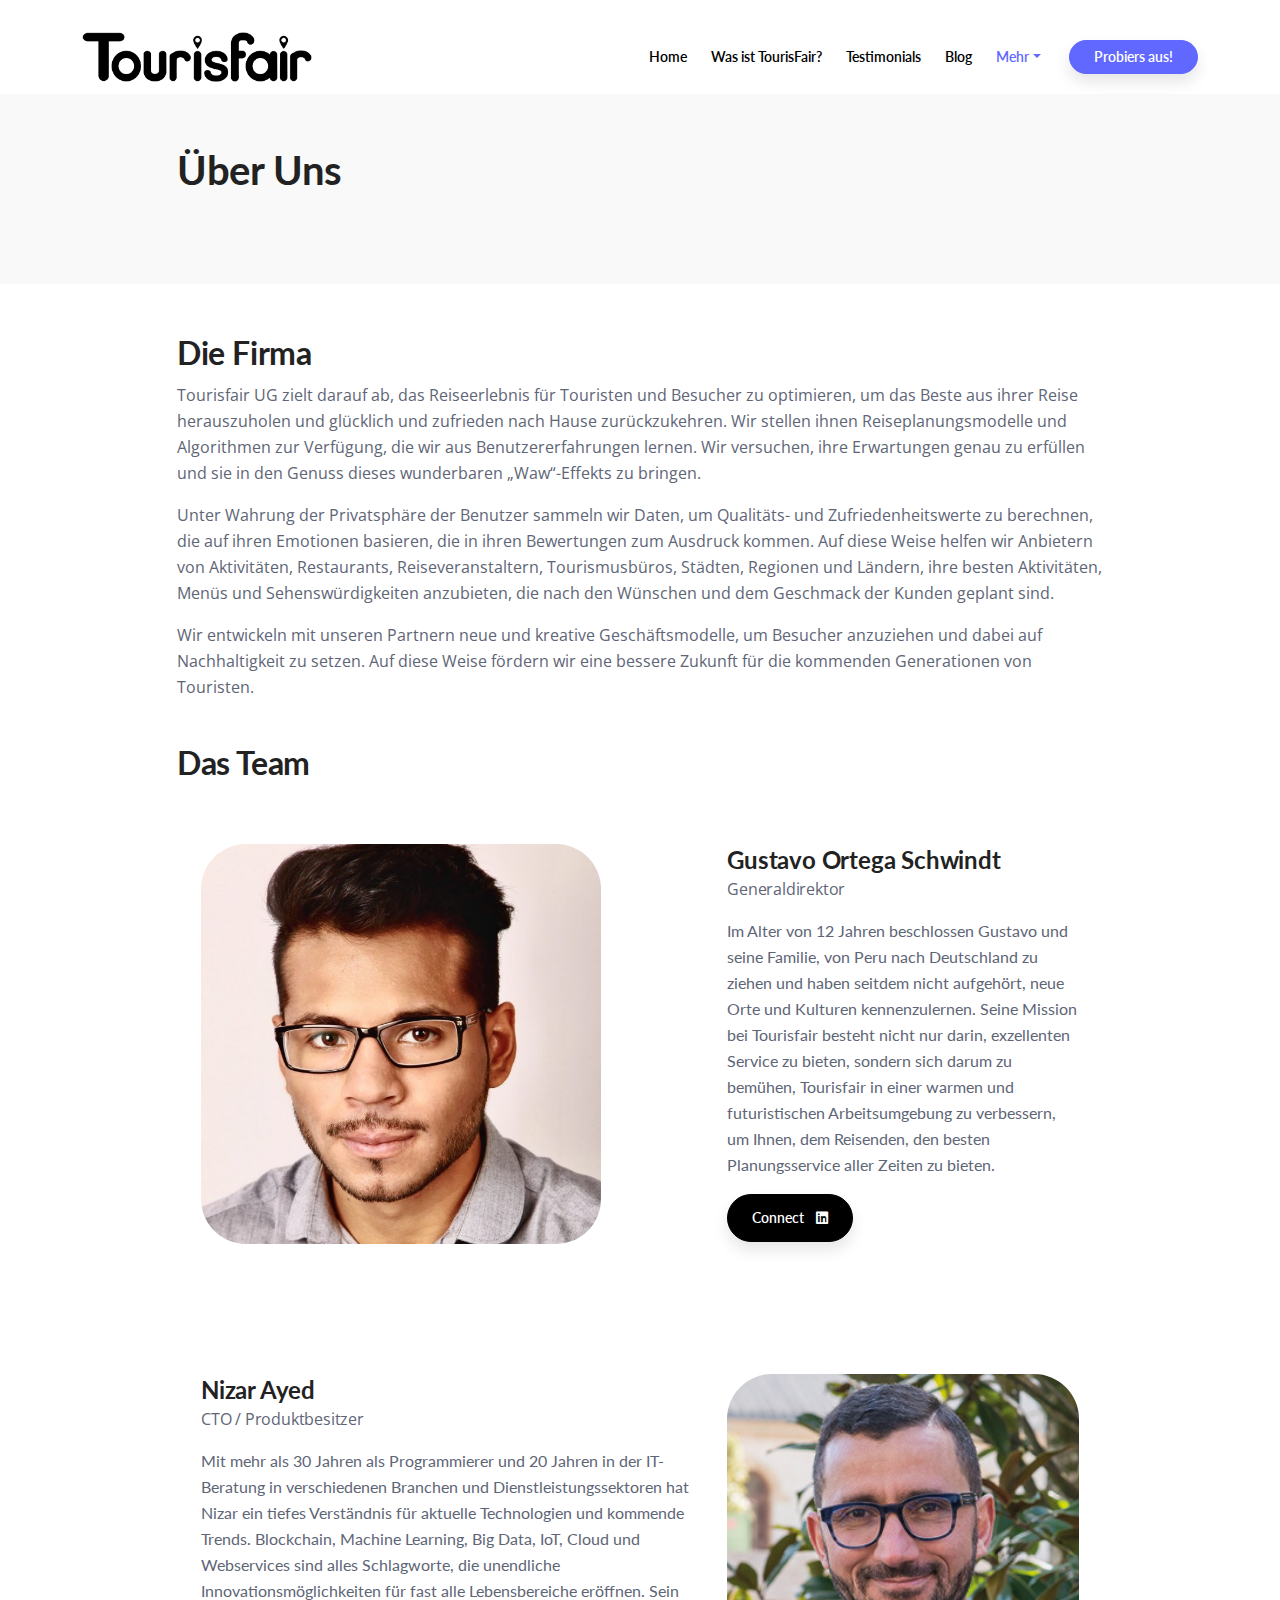
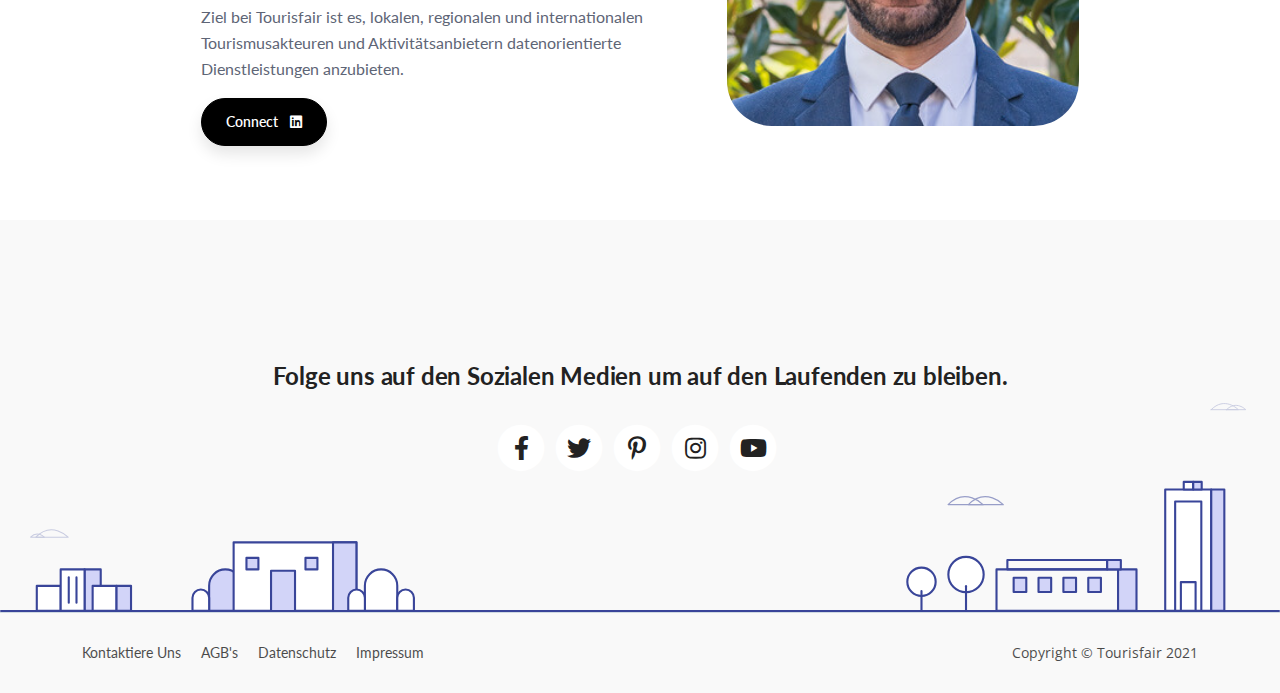
<file: landingpage/web/about-us.html>
<!DOCTYPE html>
<html lang="en">
	<head>
		<meta charset="utf-8" />
		<meta
			name="viewport"
			content="width=device-width, initial-scale=1, shrink-to-fit=no"
		/>

		<!-- SEO Meta Tags -->
		<meta name="description" content="Your description" />
		<meta name="author" content="Your name" />

		<!-- OG Meta Tags to improve the way the post looks when you share the page on Facebook, Twitter, LinkedIn -->
		<meta property="og:site_name" content="Tourisfair" />
		<!-- website name -->
		<meta property="og:site" content="https://tourisfair.de" />
		<!-- website link -->
		<meta property="og:title" content="About us" />
		<!-- title shown in the actual shared post -->
		<meta property="og:description" content="The founding team of Tourisfair" />
		<!-- description shown in the actual shared post -->
		<meta property="og:image" content="" />
		<!-- image link, make sure it's jpg -->
		<meta property="og:url" content="https://tourisfair.de/about-us.html" />
		<!-- where do you want your post to link to -->
		<meta name="twitter:card" content="summary_large_image" />
		<!-- to have large image post format in Twitter -->

		<!-- Webpage Title -->
		<title>Über Uns - TourisFair</title>

		<!-- Styles -->
		<link
			href="https://fonts.googleapis.com/css2?family=Open+Sans:ital,wght@0,400;0,600;0,700;1,400&display=swap"
			rel="stylesheet"
		/>
		<link href="css/bootstrap.min.css" rel="stylesheet" />
		<link href="css/fontawesome-all.min.css" rel="stylesheet" />
		<link href="css/swiper.css" rel="stylesheet" />
		<link href="css/styles.css" rel="stylesheet" />

		<!-- Favicon  -->
		<link rel="icon" href="images/favicon.png" />
    <!-- Global site tag (gtag.js) - Google Analytics -->
    <script async src="https://www.googletagmanager.com/gtag/js?id=G-MR0DBYF0P1"></script>
    <script>
        window.dataLayer = window.dataLayer || [];
        function gtag(){dataLayer.push(arguments);}
        gtag('js', new Date());

        gtag('config', 'G-MR0DBYF0P1');
    </script>
	</head>
	<body>
		<!-- Navigation -->
		<nav
			id="navbarExample"
			class="navbar navbar-expand-lg fixed-top navbar-light"
			aria-label="Main navigation"
		>
			<div class="container">
				<!-- Image Logo -->
				<a class="navbar-brand logo-image" href="/"
					><img src="images/image.png" alt="alternative"
				/></a>

				<!-- Text Logo - Use this if you don't have a graphic logo -->
				<!-- <a class="navbar-brand logo-text" href="index.html">Zinc</a> -->

				<button
					class="navbar-toggler p-0 border-0"
					type="button"
					id="navbarSideCollapse"
					aria-label="Toggle navigation"
				>
					<span class="navbar-toggler-icon"></span>
				</button>

				<div
					class="navbar-collapse offcanvas-collapse"
					id="navbarsExampleDefault"
				>
					<ul class="navbar-nav ms-auto navbar-nav-scroll">
						<li class="nav-item">
							<a class="nav-link" aria-current="page" href="/">Home</a>
						</li>
						<li class="nav-item">
							<a class="nav-link" href="/#details">Was ist TourisFair?</a>
						</li>
						<li class="nav-item">
							<a class="nav-link" href="/#testimonials">Testimonials</a>
						</li>
						<li class="nav-item">
							<a class="nav-link" href="/#projects">Blog</a>
						</li>
						<li class="nav-item dropdown">
							<a
								class="nav-link dropdown-toggle active"
								href="#"
								id="dropdown01"
								data-bs-toggle="dropdown"
								aria-expanded="false"
								>Mehr</a
							>
							<ul class="dropdown-menu" aria-labelledby="dropdown01">
								<li>
									<a
										class="dropdown-item"
										href="about-us.html"
										style="color: black"
										>Über Uns</a
									>
								</li>
								<li><div class="dropdown-divider"></div></li>
								<li>
									<a
										class="dropdown-item"
										href="impressum.html"
										style="color: black"
										>Impressum</a
									>
								</li>
								<li><div class="dropdown-divider"></div></li>
								<li>
									<a
										class="dropdown-item"
										href="terms.html"
										style="color: black"
										>AGB's</a
									>
								</li>
								<li><div class="dropdown-divider"></div></li>
								<li>
									<a
										class="dropdown-item"
										href="privacy.html"
										style="color: black"
										>Datenschutz</a
									>
								</li>
							</ul>
						</li>
					</ul>
					<span class="nav-item">
						<a class="btn-solid-sm shadow-button-purple" href="#contact"
							>Probiers aus!</a
						>
					</span>
				</div>
				<!-- end of navbar-collapse -->
			</div>
			<!-- end of container -->
		</nav>
		<!-- end of navbar -->
		<!-- end of navigation -->

		<!-- Header -->
		<header class="ex-header">
			<div class="container">
				<div class="row">
					<div class="col-xl-10 offset-xl-1">
						<h1>Über Uns</h1>
					</div>
					<!-- end of col -->
				</div>
				<!-- end of row -->
			</div>
			<!-- end of container -->
		</header>
		<!-- end of ex-header -->
		<!-- end of header -->

		<!-- Basic -->
		<div class="ex-basic-1 pt-5 pb-5">
			<div class="container">
				<div class="row">
					<div class="col-xl-10 offset-xl-1">
						<div class="elementor-section-wrap">
							<section class="" data-id="7598004" data-element_type="section">
								<div class="elementor-container -gap-default">
									<div class="elementor-row">
										<div class="" data-id="db902e9" data-element_type="column">
											<div class="-wrap -populated">
												<div class="elementor-widget-wrap">
													<div
														class="
															-35f6213
															elementor-widget elementor-widget-heading
														"
														data-id="35f6213"
														data-element_type="widget"
														data-widget_type="heading.default"
													>
														<div class="elementor-widget-container">
															<h2
																class="
																	elementor-heading-title elementor-size-default
																"
															>
																Die Firma
															</h2>
														</div>
													</div>
												</div>
											</div>
										</div>
									</div>
								</div>
							</section>
							<section class="" data-id="55cb18a" data-element_type="section">
								<div class="elementor-container -gap-default">
									<div class="elementor-row">
										<div
											class="-d347c31"
											data-id="d347c31"
											data-element_type="column"
										>
											<div class="-wrap -populated">
												<div class="elementor-widget-wrap">
													<div
														class="
															-49280b4
															elementor-widget elementor-widget-text-editor
														"
														data-id="49280b4"
														data-element_type="widget"
														data-widget_type="text-editor.default"
													>
														<div class="elementor-widget-container">
															<div
																class="elementor-text-editor elementor-clearfix"
															>
																<p>
																	Tourisfair UG zielt darauf ab, das
																	Reiseerlebnis für Touristen und Besucher zu
																	optimieren, um das Beste aus ihrer Reise
																	herauszuholen und glücklich und zufrieden nach
																	Hause zurückzukehren. Wir stellen ihnen
																	Reiseplanungsmodelle und Algorithmen zur
																	Verfügung, die wir aus Benutzererfahrungen
																	lernen. Wir versuchen, ihre Erwartungen genau
																	zu erfüllen und sie in den Genuss dieses
																	wunderbaren „Waw“-Effekts zu bringen.
																</p>
																<p>
																	Unter Wahrung der Privatsphäre der Benutzer
																	sammeln wir Daten, um Qualitäts- und
																	Zufriedenheitswerte zu berechnen, die auf
																	ihren Emotionen basieren, die in ihren
																	Bewertungen zum Ausdruck kommen. Auf diese
																	Weise helfen wir Anbietern von Aktivitäten,
																	Restaurants, Reiseveranstaltern,
																	Tourismusbüros, Städten, Regionen und Ländern,
																	ihre besten Aktivitäten, Menüs und
																	Sehenswürdigkeiten anzubieten, die nach den
																	Wünschen und dem Geschmack der Kunden geplant
																	sind.
																</p>
																<p>
																	Wir entwickeln mit unseren Partnern neue und
																	kreative Geschäftsmodelle, um Besucher
																	anzuziehen und dabei auf Nachhaltigkeit zu
																	setzen. Auf diese Weise fördern wir eine
																	bessere Zukunft für die kommenden Generationen
																	von Touristen.
																</p>
															</div>
														</div>
													</div>
												</div>
											</div>
										</div>
									</div>
								</div>
							</section>
                            <br>
                            <h2>Das Team</h2>
							<!-- Details 1 -->
                            <br>
                            <br>
							<div
								id=""
								class=""
							>
								<div class="container">
									<div class="row">
										<div class="col-lg-6 col-xl-7">
											<div class="image-container">
												<img
													class="img-fluid"
													src="images/Gustavo_square.jpg"
													alt="alternative"
                                                    style="border-radius: 45px;"
                                                    width="400"
												/>
												<br>
												<br>
											</div>
											<!-- end of image-container -->
										</div>
										<!-- end of col -->
										<div class="col-lg-6 col-xl-5">
											<div class="text-container">
												<h4>
													<span>Gustavo Ortega Schwindt</span><br />
													<p>Generaldirektor</p>
												</h4>
                                                Im Alter von 12 Jahren beschlossen Gustavo und seine Familie, von Peru nach Deutschland zu ziehen und haben seitdem nicht aufgehört, neue Orte und Kulturen kennenzulernen. Seine Mission bei Tourisfair besteht nicht nur darin, exzellenten Service zu bieten, sondern sich darum zu bemühen, Tourisfair in einer warmen und futuristischen Arbeitsumgebung zu verbessern, um Ihnen, dem Reisenden, den besten Planungsservice aller Zeiten zu bieten.
												</p>
                                                <a href="https://www.linkedin.com/in/gustavo-o-835953139/" class="btn-solid-sm shadow-button" >Connect &nbsp;&nbsp; <i class="fab fa-linkedin"></i></a>
											</div>
											<!-- end of text-container -->
										</div>
										<!-- end of col -->
									</div>
									<!-- end of row -->
								</div>
								<!-- end of container -->
							</div>
							<!-- end of basic-1 -->
							<!-- end of details 1 -->
                            <!-- Details 1 -->
                            <br>
                            <br>
                            <br>
                            <br>
							<div
								id=""
								class=""
							>
								<div class="container">
									<div class="row">
										<div class="col-lg-6 col-xl-7">
                                            <div class="">
                                                <h4>
                                                    <span>Nizar Ayed</span><br />
                                                    <p>CTO / Produktbesitzer</p>
                                                </h4>
                                                Mit mehr als 30 Jahren als Programmierer und 20 Jahren in der IT-Beratung in verschiedenen Branchen und Dienstleistungssektoren hat Nizar ein tiefes Verständnis für aktuelle Technologien und kommende Trends. Blockchain, Machine Learning, Big Data, IoT, Cloud und Webservices sind alles Schlagworte, die unendliche Innovationsmöglichkeiten für fast alle Lebensbereiche eröffnen. Sein Ziel bei Tourisfair ist es, lokalen, regionalen und internationalen Tourismusakteuren und Aktivitätsanbietern datenorientierte Dienstleistungen anzubieten.
                                            </p>
                                            <a href="https://www.linkedin.com/in/nizarayed/" class="btn-solid-sm shadow-button" >Connect &nbsp;&nbsp; <i class="fab fa-linkedin"></i></a> <br>
											<br>
                                        </div>
                                    </div>
                                    <!-- end of col -->
                                    <div class="col-lg-6 col-xl-5">
                                            <div class="image-container">
                                                <img
                                                    class="img-fluid"
                                                    src="images/Nizar_AYED.jpg"
                                                    alt="alternative"
                                                    style="border-radius: 45px;"
                                                    width="400"
                                                />
                                            </div>
                                            <!-- end of image-container -->
											<!-- end of text-container -->
										</div>
										<!-- end of col -->
									</div>
									<!-- end of row -->
								</div>
								<!-- end of container -->
							</div>
							<!-- end of basic-1 -->
							<!-- end of details 1 -->
						</div>
					</div>
					<!-- end of col -->
				</div>
				<!-- end of row -->
			</div>
			<!-- end of container -->
		</div>
		<!-- end of ex-basic-1 -->
		<!-- end of basic -->

		<!-- Footer -->
		<div class="footer bg-gray">
			<img
				class="decoration-city"
				src="images/decoration-city.svg"
				alt="alternative"
			/>
			<div class="container">
				<div class="row">
					<div class="col-lg-12">
						<h4>
							Folge uns auf den Sozialen Medien um auf den Laufenden zu bleiben.
						</h4>
						<div class="social-container">
							<span class="fa-stack">
								<a href="#your-link">
									<i class="fas fa-circle fa-stack-2x"></i>
									<i class="fab fa-facebook-f fa-stack-1x"></i>
								</a>
							</span>
							<span class="fa-stack">
								<a href="#your-link">
									<i class="fas fa-circle fa-stack-2x"></i>
									<i class="fab fa-twitter fa-stack-1x"></i>
								</a>
							</span>
							<span class="fa-stack">
								<a href="#your-link">
									<i class="fas fa-circle fa-stack-2x"></i>
									<i class="fab fa-pinterest-p fa-stack-1x"></i>
								</a>
							</span>
							<span class="fa-stack">
								<a href="#your-link">
									<i class="fas fa-circle fa-stack-2x"></i>
									<i class="fab fa-instagram fa-stack-1x"></i>
								</a>
							</span>
							<span class="fa-stack">
								<a href="#your-link">
									<i class="fas fa-circle fa-stack-2x"></i>
									<i class="fab fa-youtube fa-stack-1x"></i>
								</a>
							</span>
						</div>
						<!-- end of social-container -->
					</div>
					<!-- end of col -->
				</div>
				<!-- end of row -->
			</div>
			<!-- end of container -->
		</div>
		<!-- end of footer -->
		<!-- end of footer -->

		<!-- Copyright -->
		<div class="copyright bg-gray">
			<div class="container">
				<div class="row">
					<div class="col-lg-6">
						<ul class="list-unstyled li-space-lg p-small">
							<li>
								<a href="mailto:info@tourisfair.de" style="color: black"
									>Kontaktiere Uns</a
								>
							</li>
							<li><a href="terms.html" style="color: black">AGB's</a></li>
							<li>
								<a href="privacy.html" style="color: black">Datenschutz</a>
							</li>
							<li>
								<a href="impressum.html" style="color: black">Impressum</a>
							</li>
						</ul>
					</div>
					<!-- end of col -->
					<div class="col-lg-6">
						<p class="p-small statement" style="color: black">
							Copyright © <a href="/" style="color: black">Tourisfair 2021</a>
						</p>
					</div>
					<!-- end of col -->
				</div>
				<!-- enf of row -->
			</div>
			<!-- end of container -->
		</div>
		<!-- end of copyright -->
		<!-- end of copyright -->

		<!-- Back To Top Button -->
		<button onclick="topFunction()" id="myBtn">
			<img src="images/up-arrow.png" alt="alternative" />
		</button>
		<!-- end of back to top button -->

		<!-- Scripts -->
		<script src="js/bootstrap.min.js"></script>
		<!-- Bootstrap framework -->
		<script src="js/swiper.min.js"></script>
		<!-- Swiper for image and text sliders -->
		<script src="js/purecounter.min.js"></script>
		<!-- Purecounter counter for statistics numbers -->
		<script src="js/isotope.pkgd.min.js"></script>
		<!-- Isotope for filter -->
		<script src="js/scripts.js"></script>
		<!-- Custom scripts -->
	</body>
</html>
</file>
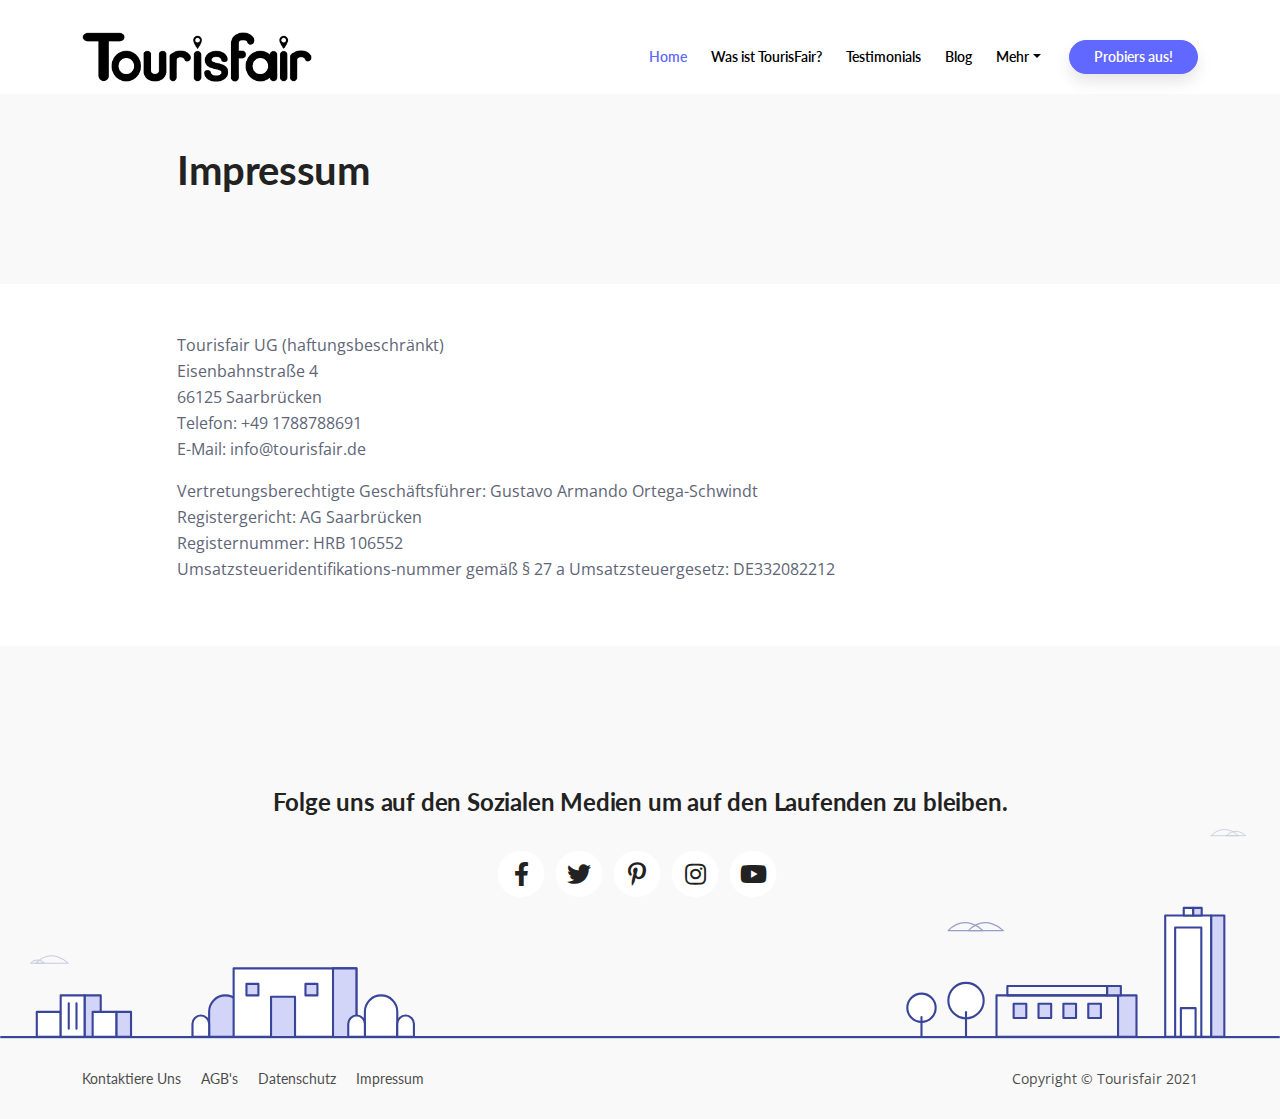
<file: landingpage/web/impressum.html>
<!DOCTYPE html>
<html lang="en">
<head>
    <meta charset="utf-8">
    <meta name="viewport" content="width=device-width, initial-scale=1, shrink-to-fit=no">
    
    <!-- SEO Meta Tags -->
    <meta name="description" content="Your description">
    <meta name="author" content="Your name">

    <!-- OG Meta Tags to improve the way the post looks when you share the page on Facebook, Twitter, LinkedIn -->
	<meta property="og:site_name" content="" /> <!-- website name -->
	<meta property="og:site" content="" /> <!-- website link -->
	<meta property="og:title" content=""/> <!-- title shown in the actual shared post -->
	<meta property="og:description" content="" /> <!-- description shown in the actual shared post -->
	<meta property="og:image" content="" /> <!-- image link, make sure it's jpg -->
	<meta property="og:url" content="" /> <!-- where do you want your post to link to -->
	<meta name="twitter:card" content="summary_large_image"> <!-- to have large image post format in Twitter -->

    <!-- Webpage Title -->
    <title>Impressum - TourisFair</title>
    
    <!-- Styles -->
    <link href="https://fonts.googleapis.com/css2?family=Open+Sans:ital,wght@0,400;0,600;0,700;1,400&display=swap" rel="stylesheet">
    <link href="css/bootstrap.min.css" rel="stylesheet">
    <link href="css/fontawesome-all.min.css" rel="stylesheet">
    <link href="css/swiper.css" rel="stylesheet">
	<link href="css/styles.css" rel="stylesheet">
	
	<!-- Favicon  -->
    <link rel="icon" href="images/favicon.png">
</head>
<body>
    
    <!-- Navigation -->
    <nav id="navbarExample" class="navbar navbar-expand-lg fixed-top navbar-light" aria-label="Main navigation">
        <div class="container">
            <!-- Image Logo -->
            <a class="navbar-brand logo-image" href="/"><img src="images/image.png" alt="alternative"></a> 

            <!-- Text Logo - Use this if you don't have a graphic logo -->
            <!-- <a class="navbar-brand logo-text" href="index.html">Zinc</a> -->

            <button class="navbar-toggler p-0 border-0" type="button" id="navbarSideCollapse" aria-label="Toggle navigation">
                <span class="navbar-toggler-icon"></span>
            </button>

            <div class="navbar-collapse offcanvas-collapse" id="navbarsExampleDefault">
                <ul class="navbar-nav ms-auto navbar-nav-scroll">
                    <li class="nav-item">
                        <a class="nav-link active" aria-current="page" href="/">Home</a>
                    </li>
                    <li class="nav-item">
                        <a class="nav-link" href="/#details">Was ist TourisFair?</a>
                    </li>
                    <li class="nav-item">
                        <a class="nav-link" href="/#testimonials">Testimonials</a>
                    </li>
                    <li class="nav-item">
                        <a class="nav-link" href="/#projects">Blog</a>
                    </li>
                    <li class="nav-item dropdown">
                        <a class="nav-link dropdown-toggle" href="#" id="dropdown01" data-bs-toggle="dropdown" aria-expanded="false">Mehr</a>
                        <ul class="dropdown-menu" aria-labelledby="dropdown01">
                            <li><a class="dropdown-item" href="article.html" style="color: black">Impressum</a></li>
                            <li><div class="dropdown-divider"></div></li>
                            <li><a class="dropdown-item" href="terms.html" style="color: black">AGB's</a></li>
                            <li><div class="dropdown-divider"></div></li>
                            <li><a class="dropdown-item" href="privacy.html" style="color: black">Datenschutz</a></li>
                        </ul>
                    </li>
                </ul>
                <span class="nav-item">
                    <a class="btn-solid-sm shadow-button-purple" href="#contact">Probiers aus!</a>
                </span>
            </div> <!-- end of navbar-collapse -->
        </div> <!-- end of container -->
    </nav> <!-- end of navbar -->
    <!-- end of navigation -->


    <!-- Header -->
    <header class="ex-header">
        <div class="container">
            <div class="row">
                <div class="col-xl-10 offset-xl-1">
                    <h1>Impressum</h1>
                </div> <!-- end of col -->
            </div> <!-- end of row -->
        </div> <!-- end of container -->
    </header> <!-- end of ex-header -->
    <!-- end of header -->


    <!-- Basic -->
    <div class="ex-basic-1 pt-5 pb-5">
        <div class="container">
            <div class="row">
                <div class="col-xl-10 offset-xl-1">
                    <p>Tourisfair UG (haftungsbeschränkt) <br>Eisenbahnstraße 4 <br>66125 Saarbrücken <br>Telefon: +49 1788788691&nbsp;<br>E-Mail: info@tourisfair.de</p>
<p>Vertretungsberechtigte Geschäftsführer: Gustavo Armando Ortega-Schwindt <br>Registergericht: AG Saarbrücken <br>Registernummer: HRB 106552 <br>Umsatzsteueridentifikations-nummer gemäß § 27 a Umsatzsteuergesetz: DE332082212</p>
                </div> <!-- end of col -->
            </div> <!-- end of row -->
        </div> <!-- end of container -->
    </div> <!-- end of ex-basic-1 -->
    <!-- end of basic -->


    <!-- Footer -->
    <div class="footer bg-gray">
        <img class="decoration-city" src="images/decoration-city.svg" alt="alternative">
        <div class="container">
            <div class="row">
                <div class="col-lg-12">
                    <h4>Folge uns auf den Sozialen Medien um auf den Laufenden zu bleiben.</h4>
                    <div class="social-container">
                        <span class="fa-stack">
                            <a href="#your-link">
                                <i class="fas fa-circle fa-stack-2x"></i>
                                <i class="fab fa-facebook-f fa-stack-1x"></i>
                            </a>
                        </span>
                        <span class="fa-stack">
                            <a href="#your-link">
                                <i class="fas fa-circle fa-stack-2x"></i>
                                <i class="fab fa-twitter fa-stack-1x"></i>
                            </a>
                        </span>
                        <span class="fa-stack">
                            <a href="#your-link">
                                <i class="fas fa-circle fa-stack-2x"></i>
                                <i class="fab fa-pinterest-p fa-stack-1x"></i>
                            </a>
                        </span>
                        <span class="fa-stack">
                            <a href="#your-link">
                                <i class="fas fa-circle fa-stack-2x"></i>
                                <i class="fab fa-instagram fa-stack-1x"></i>
                            </a>
                        </span>
                        <span class="fa-stack">
                            <a href="#your-link">
                                <i class="fas fa-circle fa-stack-2x"></i>
                                <i class="fab fa-youtube fa-stack-1x"></i>
                            </a>
                        </span>
                    </div> <!-- end of social-container -->
                </div> <!-- end of col -->
            </div> <!-- end of row -->
        </div> <!-- end of container -->
    </div> <!-- end of footer -->  
    <!-- end of footer -->


    <!-- Copyright -->
    <div class="copyright bg-gray">
        <div class="container">
            <div class="row">
                <div class="col-lg-6">
                    <ul class="list-unstyled li-space-lg p-small">
                        <li><a href="mailto:info@tourisfair.de" style="color: black;">Kontaktiere Uns</a></li>
                        <li><a href="terms.html" style="color: black">AGB's</a></li>
                        <li><a href="privacy.html" style="color: black;">Datenschutz</a></li>
                        <li><a href="impressum.html" style="color: black;">Impressum</a></li>
                    </ul>
                </div> <!-- end of col -->
                <div class="col-lg-6">
                    <p class="p-small statement" style="color: black">Copyright © <a href="/" style="color: black;">Tourisfair 2021</a></p>
                </div> <!-- end of col -->
            </div> <!-- enf of row -->
        </div> <!-- end of container -->
    </div> <!-- end of copyright --> 
    <!-- end of copyright -->
    

    <!-- Back To Top Button -->
    <button onclick="topFunction()" id="myBtn">
        <img src="images/up-arrow.png" alt="alternative">
    </button>
    <!-- end of back to top button -->
    	
    <!-- Scripts -->
    <script src="js/bootstrap.min.js"></script> <!-- Bootstrap framework -->
    <script src="js/swiper.min.js"></script> <!-- Swiper for image and text sliders -->
    <script src="js/purecounter.min.js"></script> <!-- Purecounter counter for statistics numbers -->
    <script src="js/isotope.pkgd.min.js"></script> <!-- Isotope for filter -->
    <script src="js/scripts.js"></script> <!-- Custom scripts -->
</body>
</html>
</file>
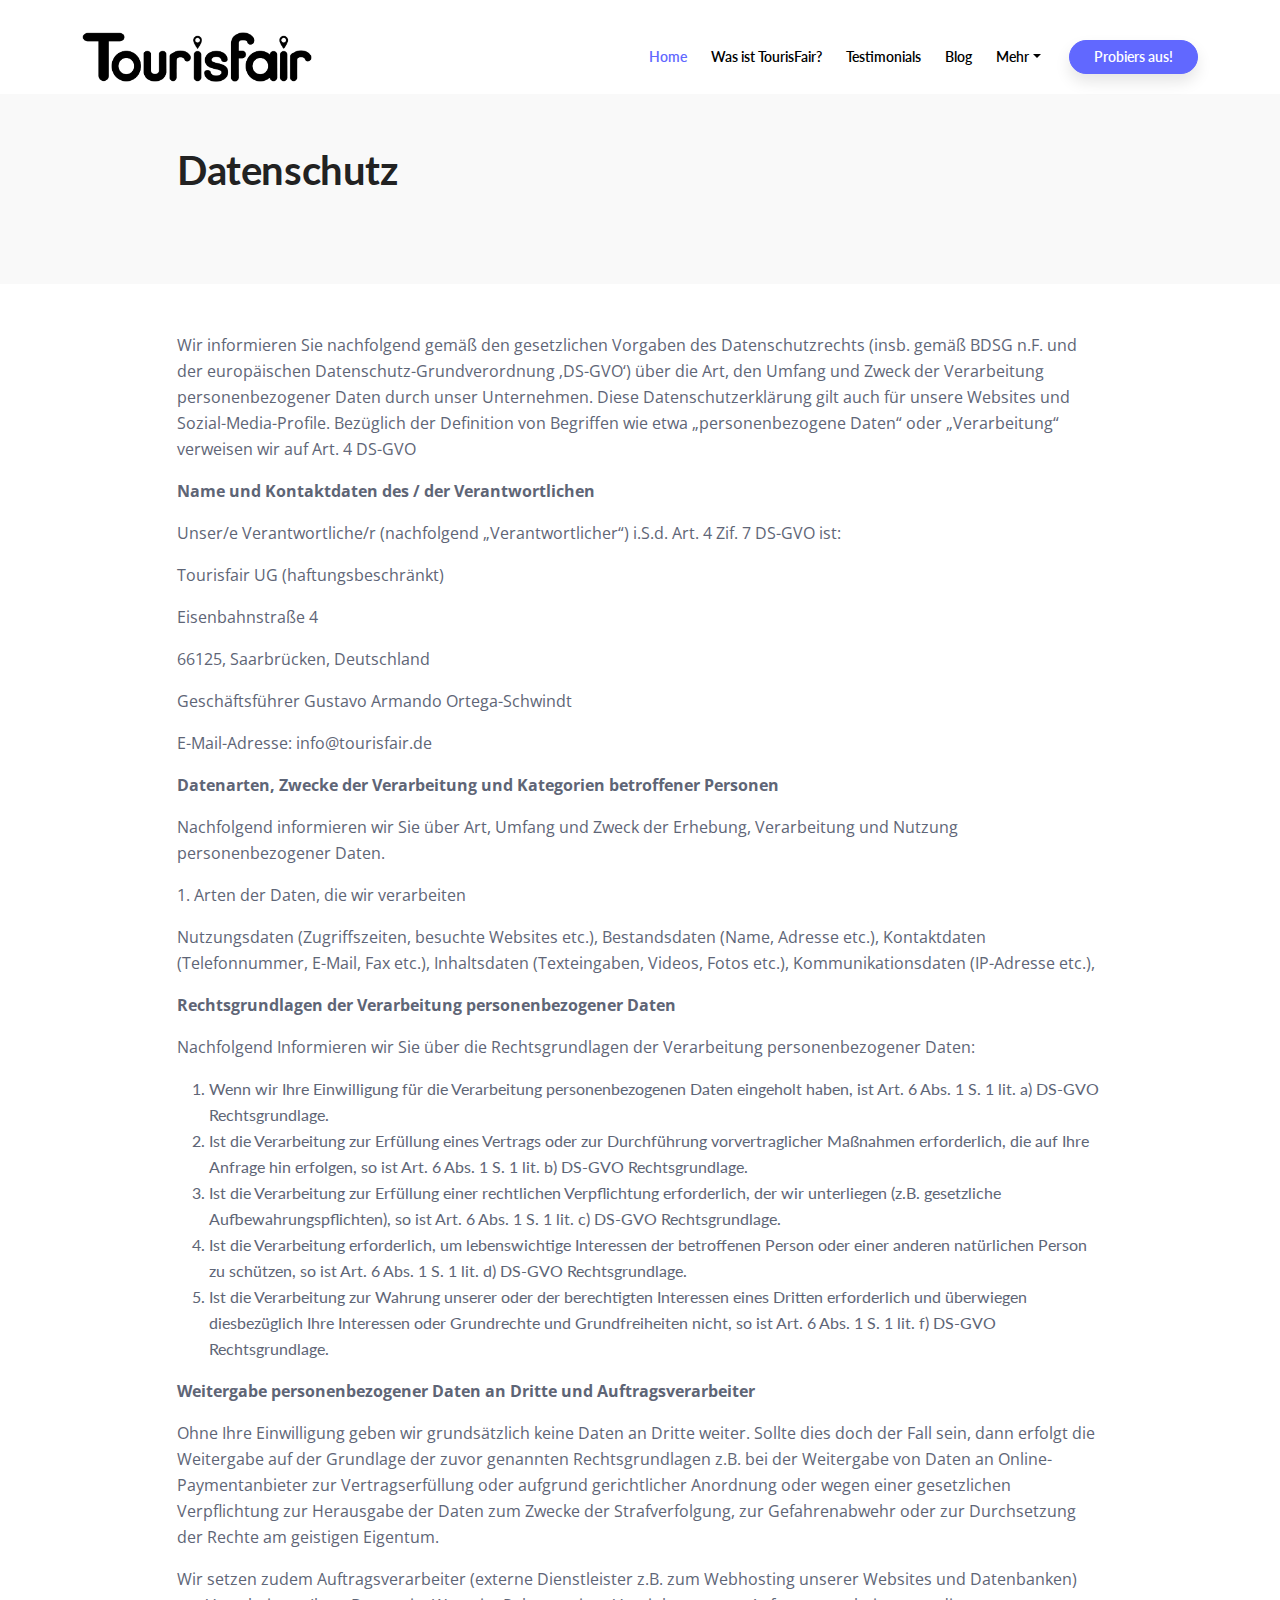
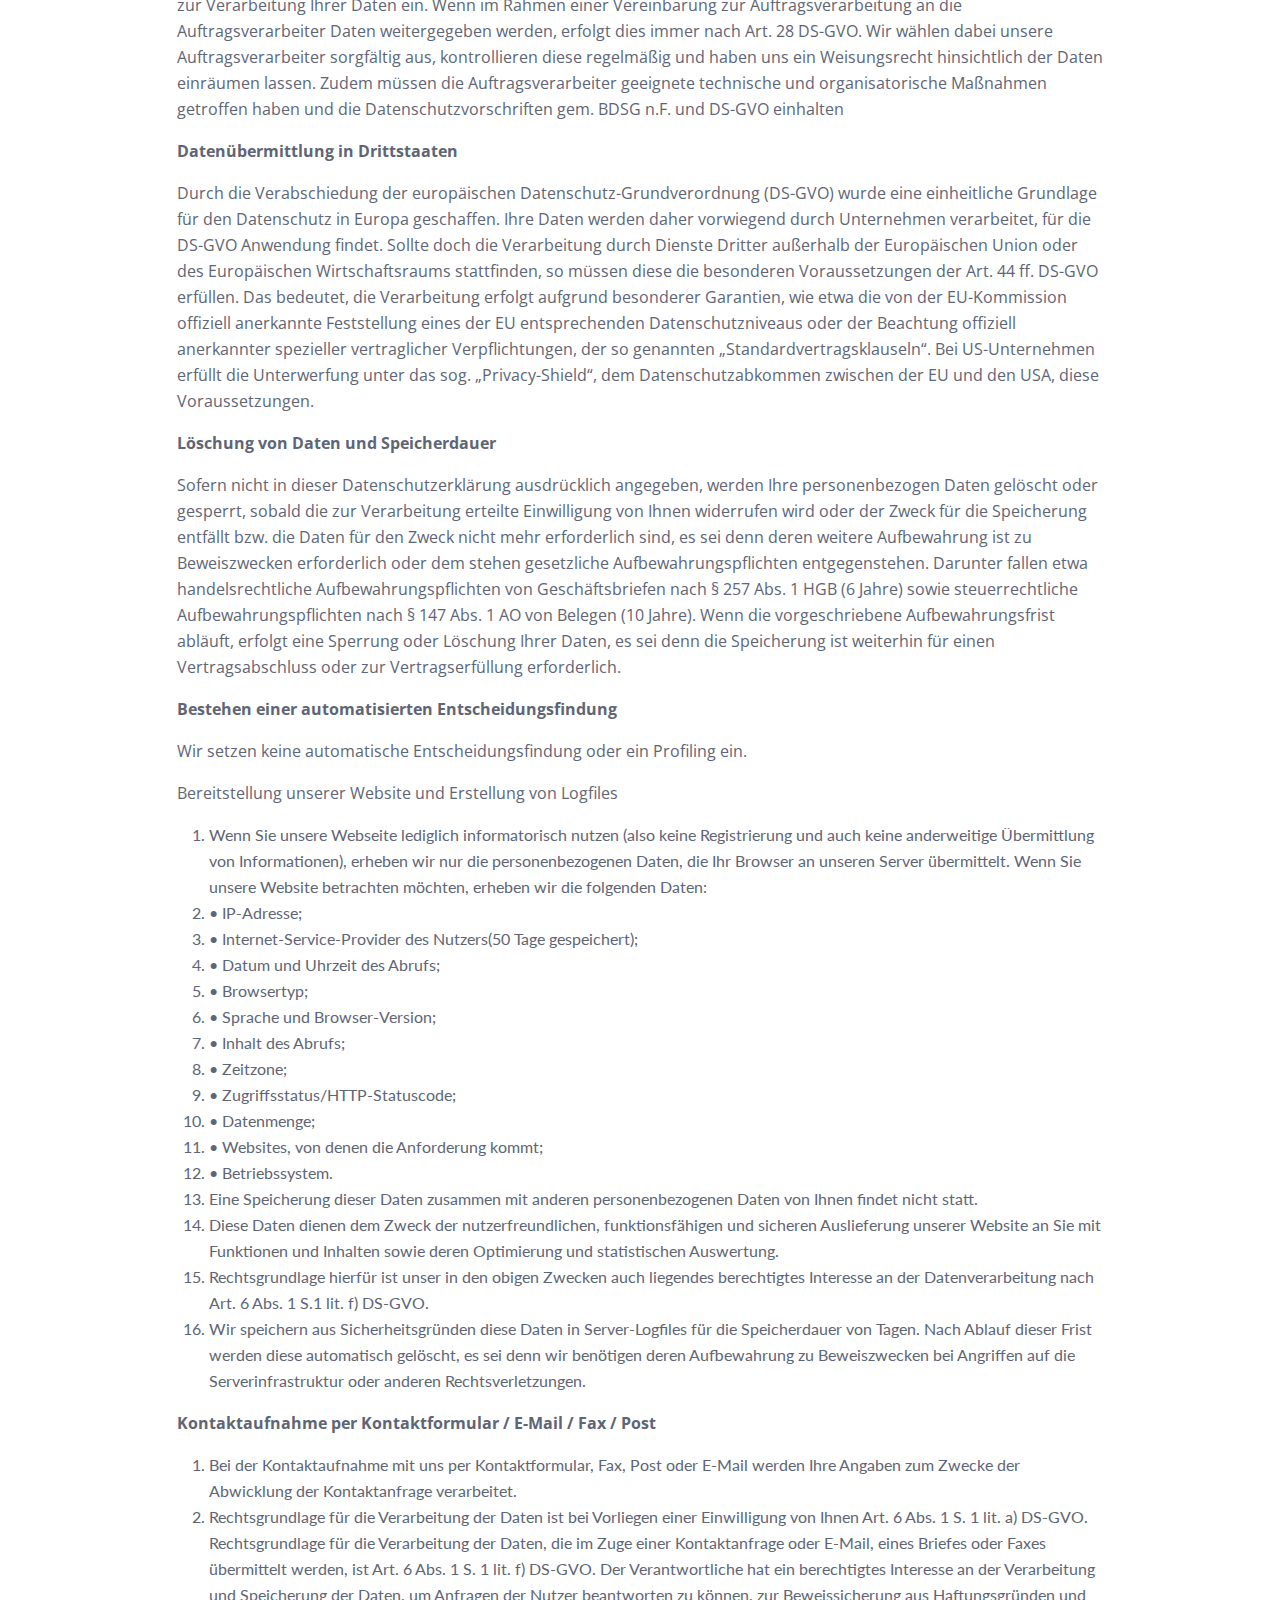
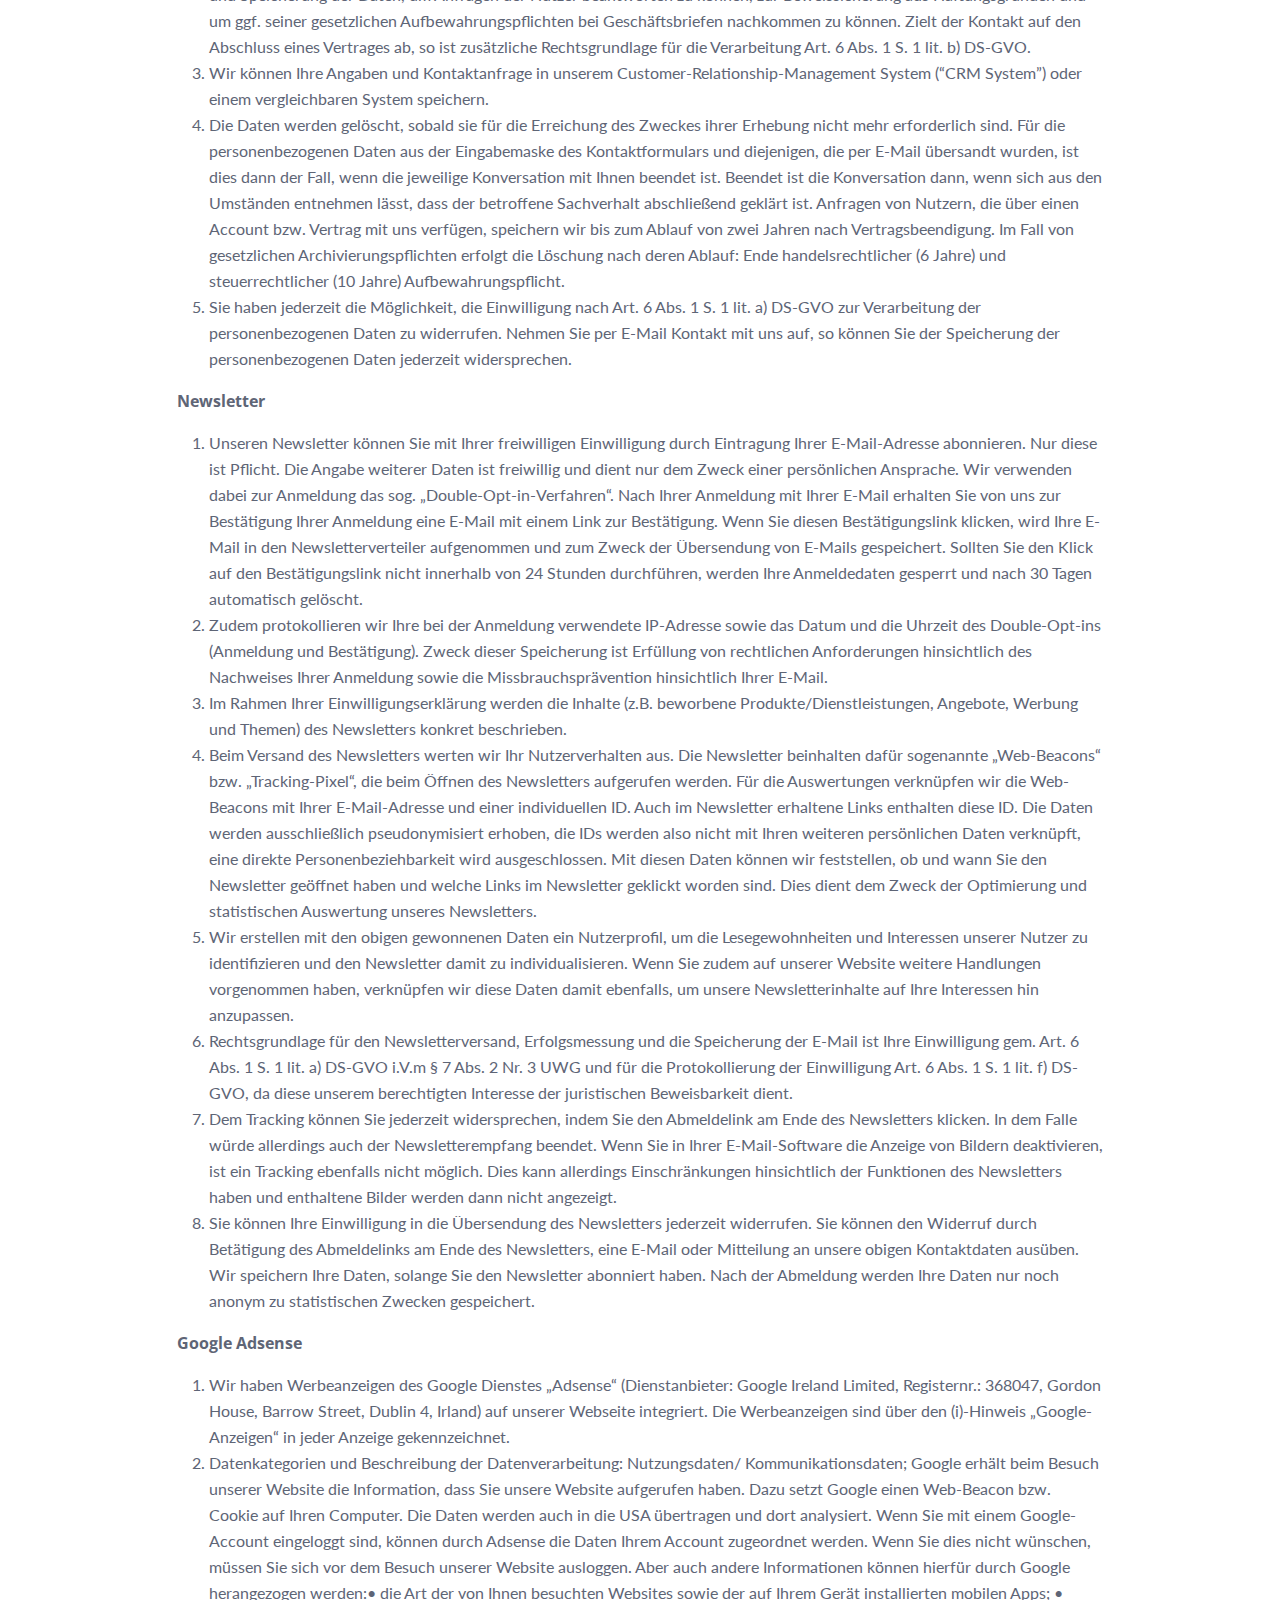
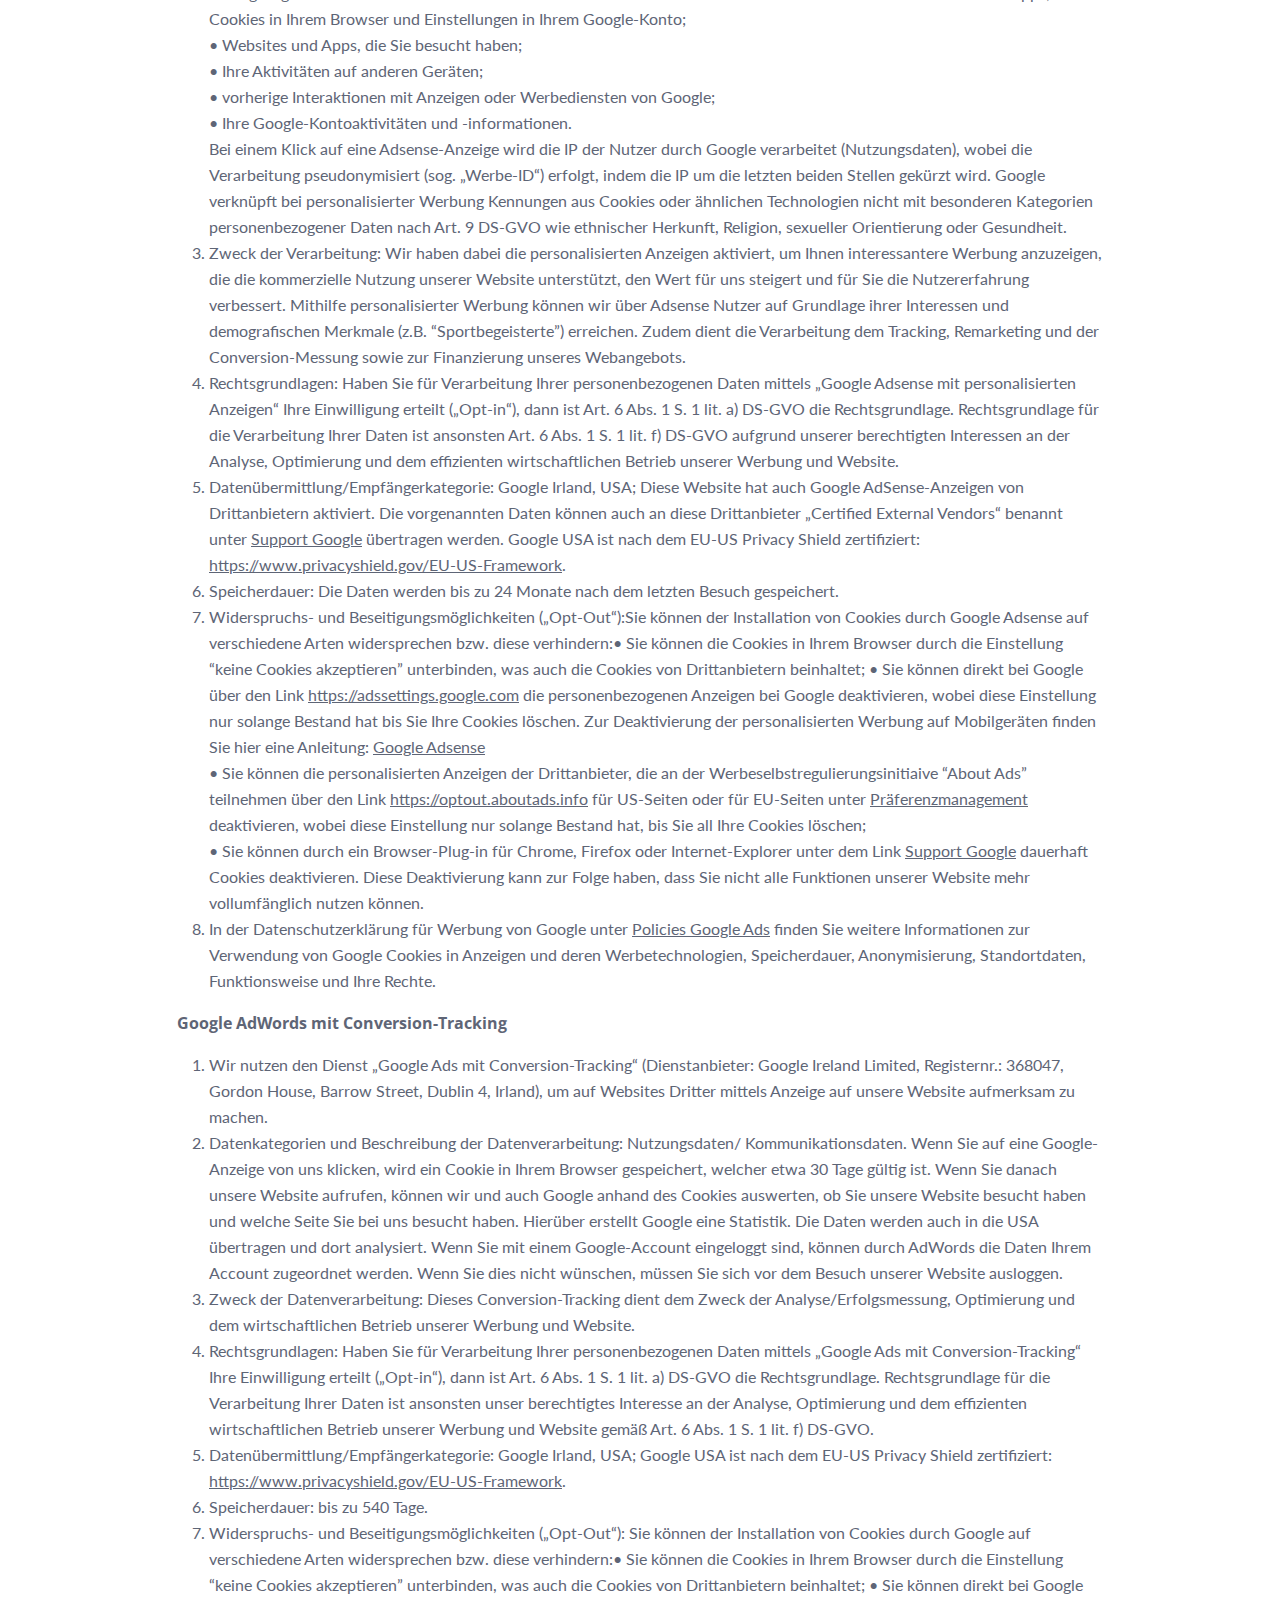
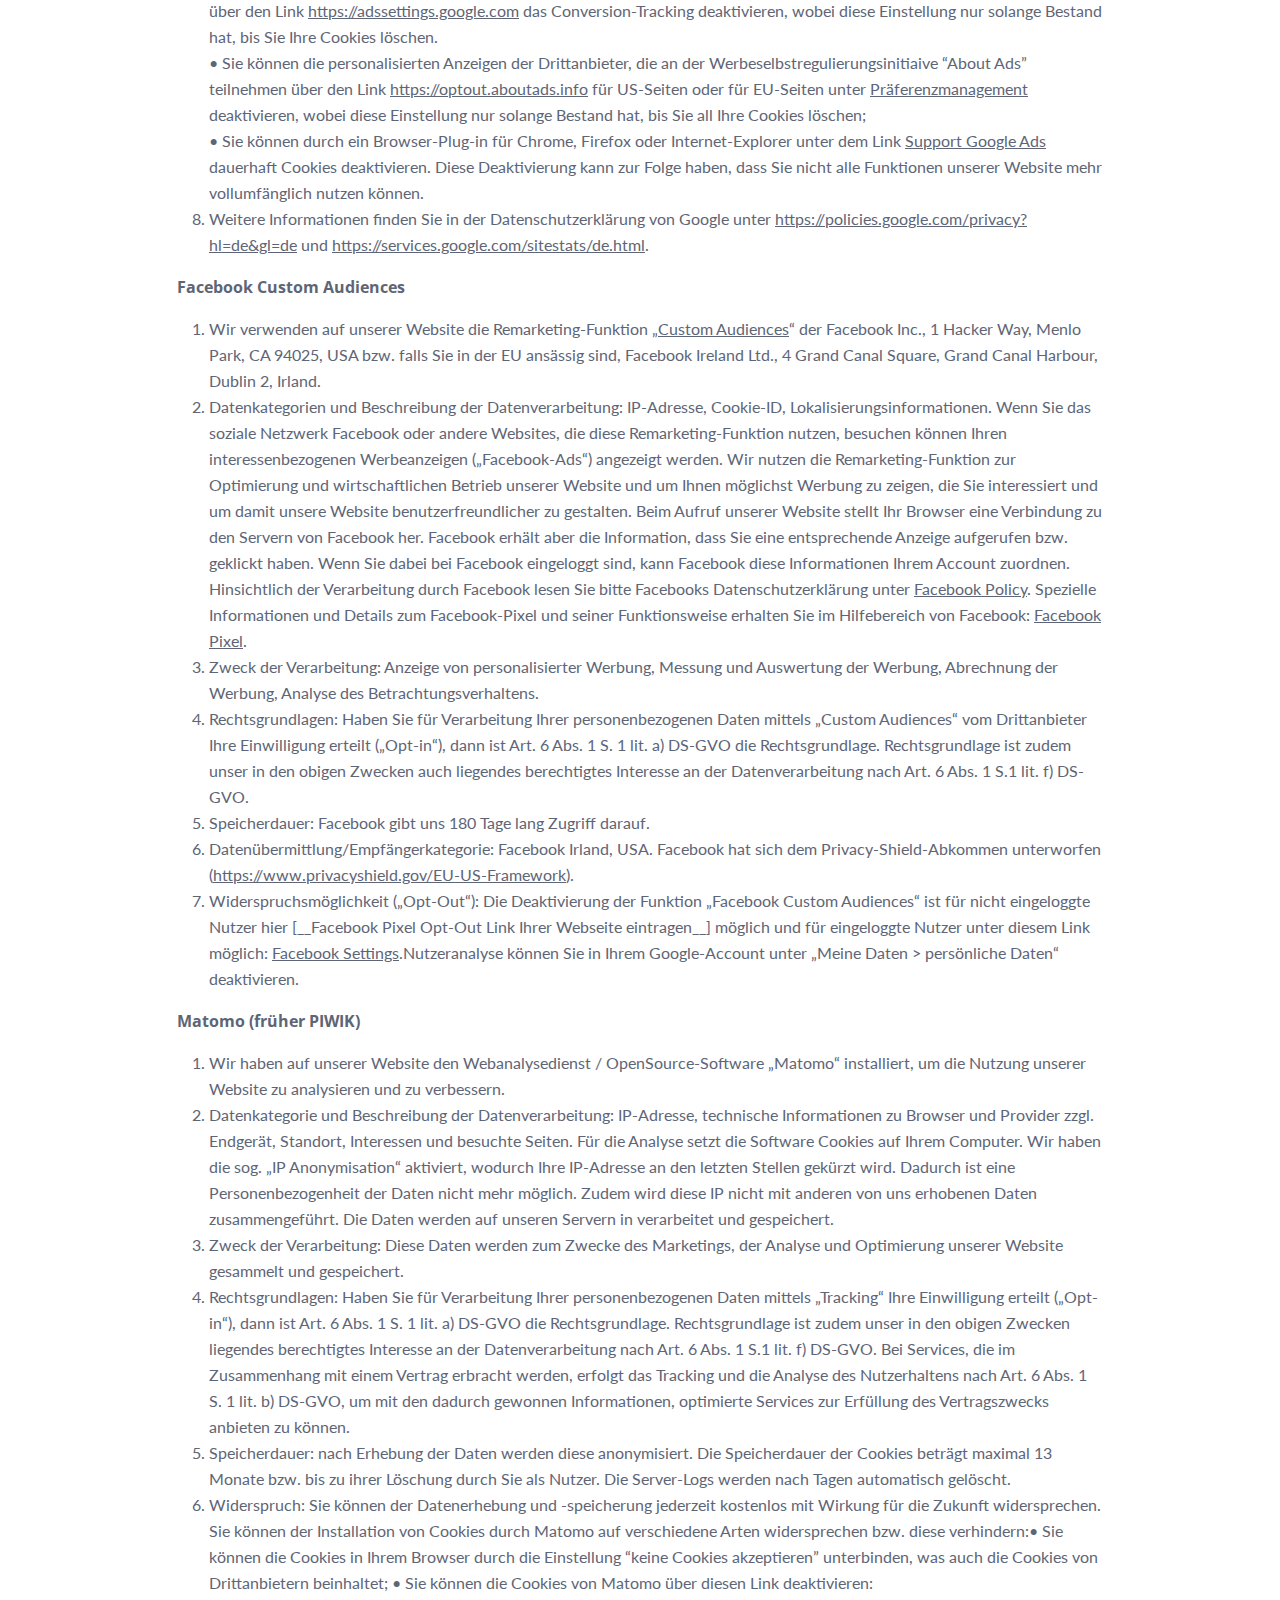
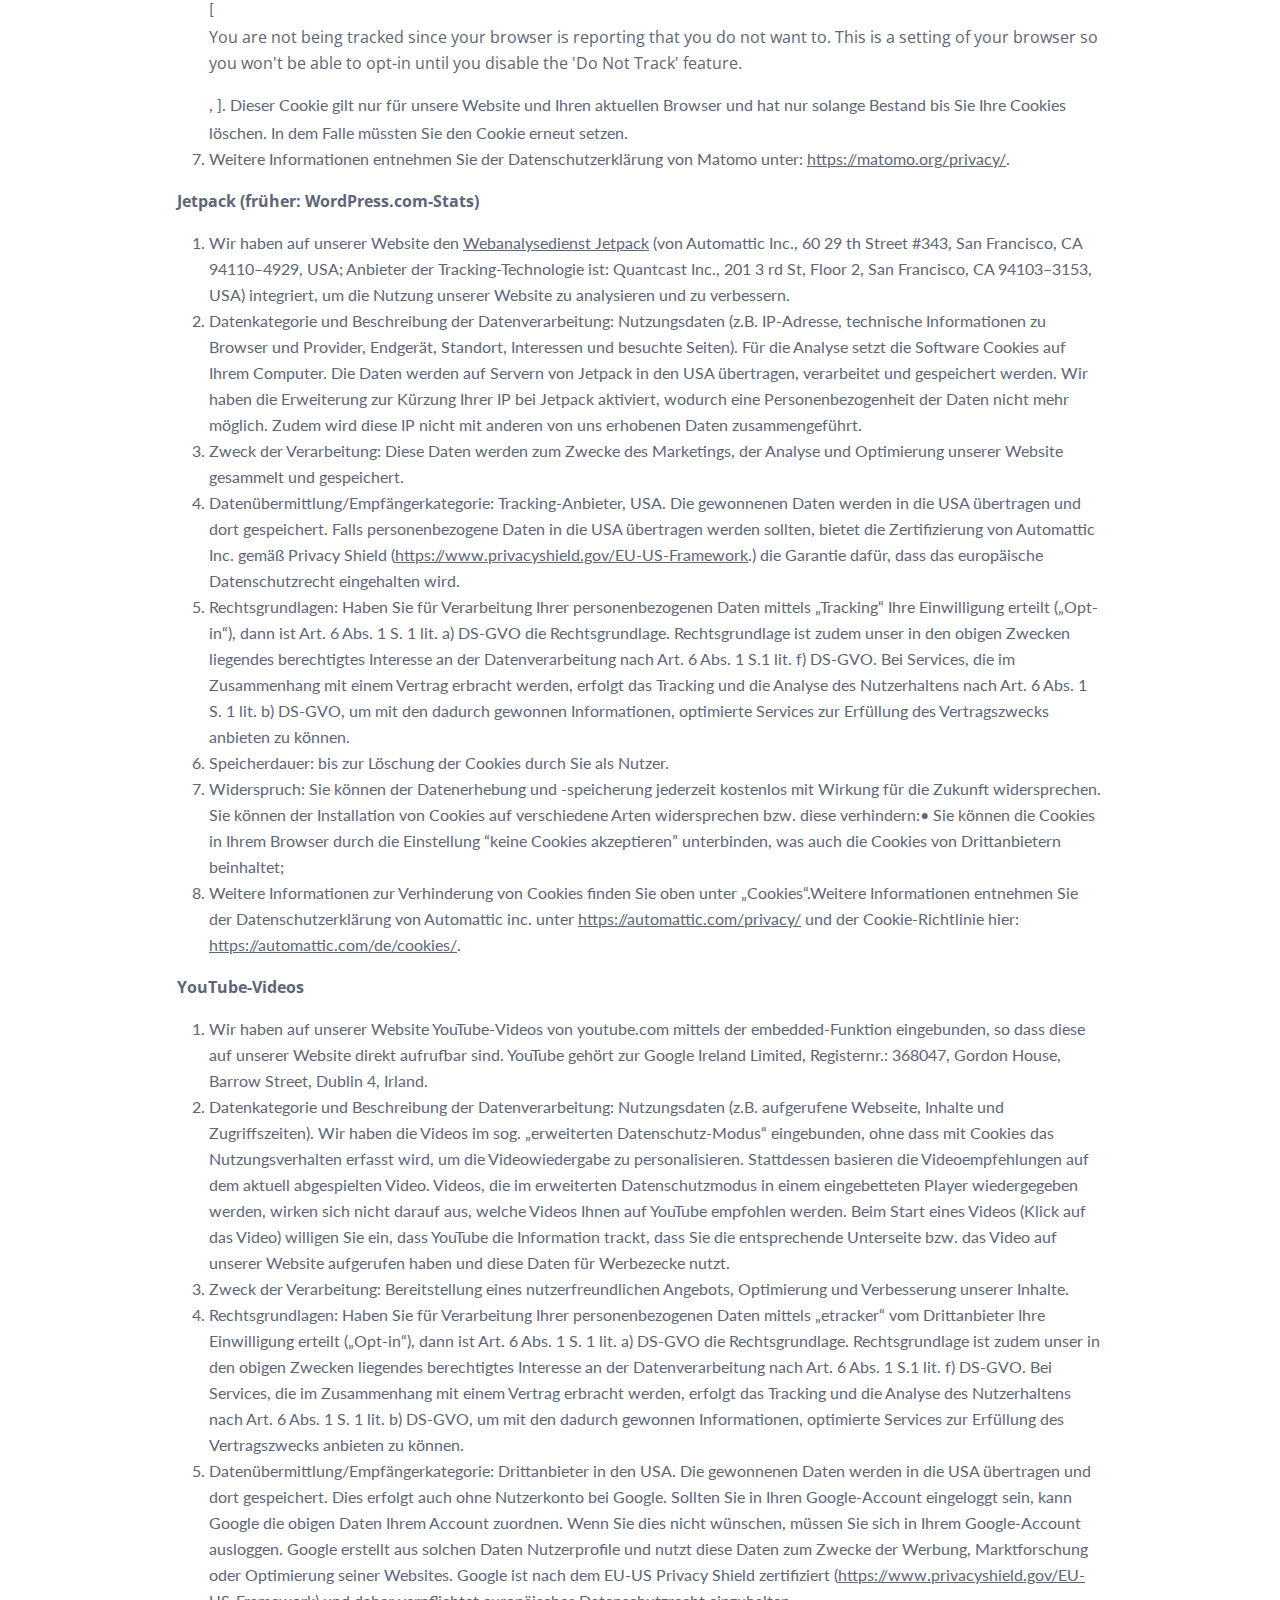
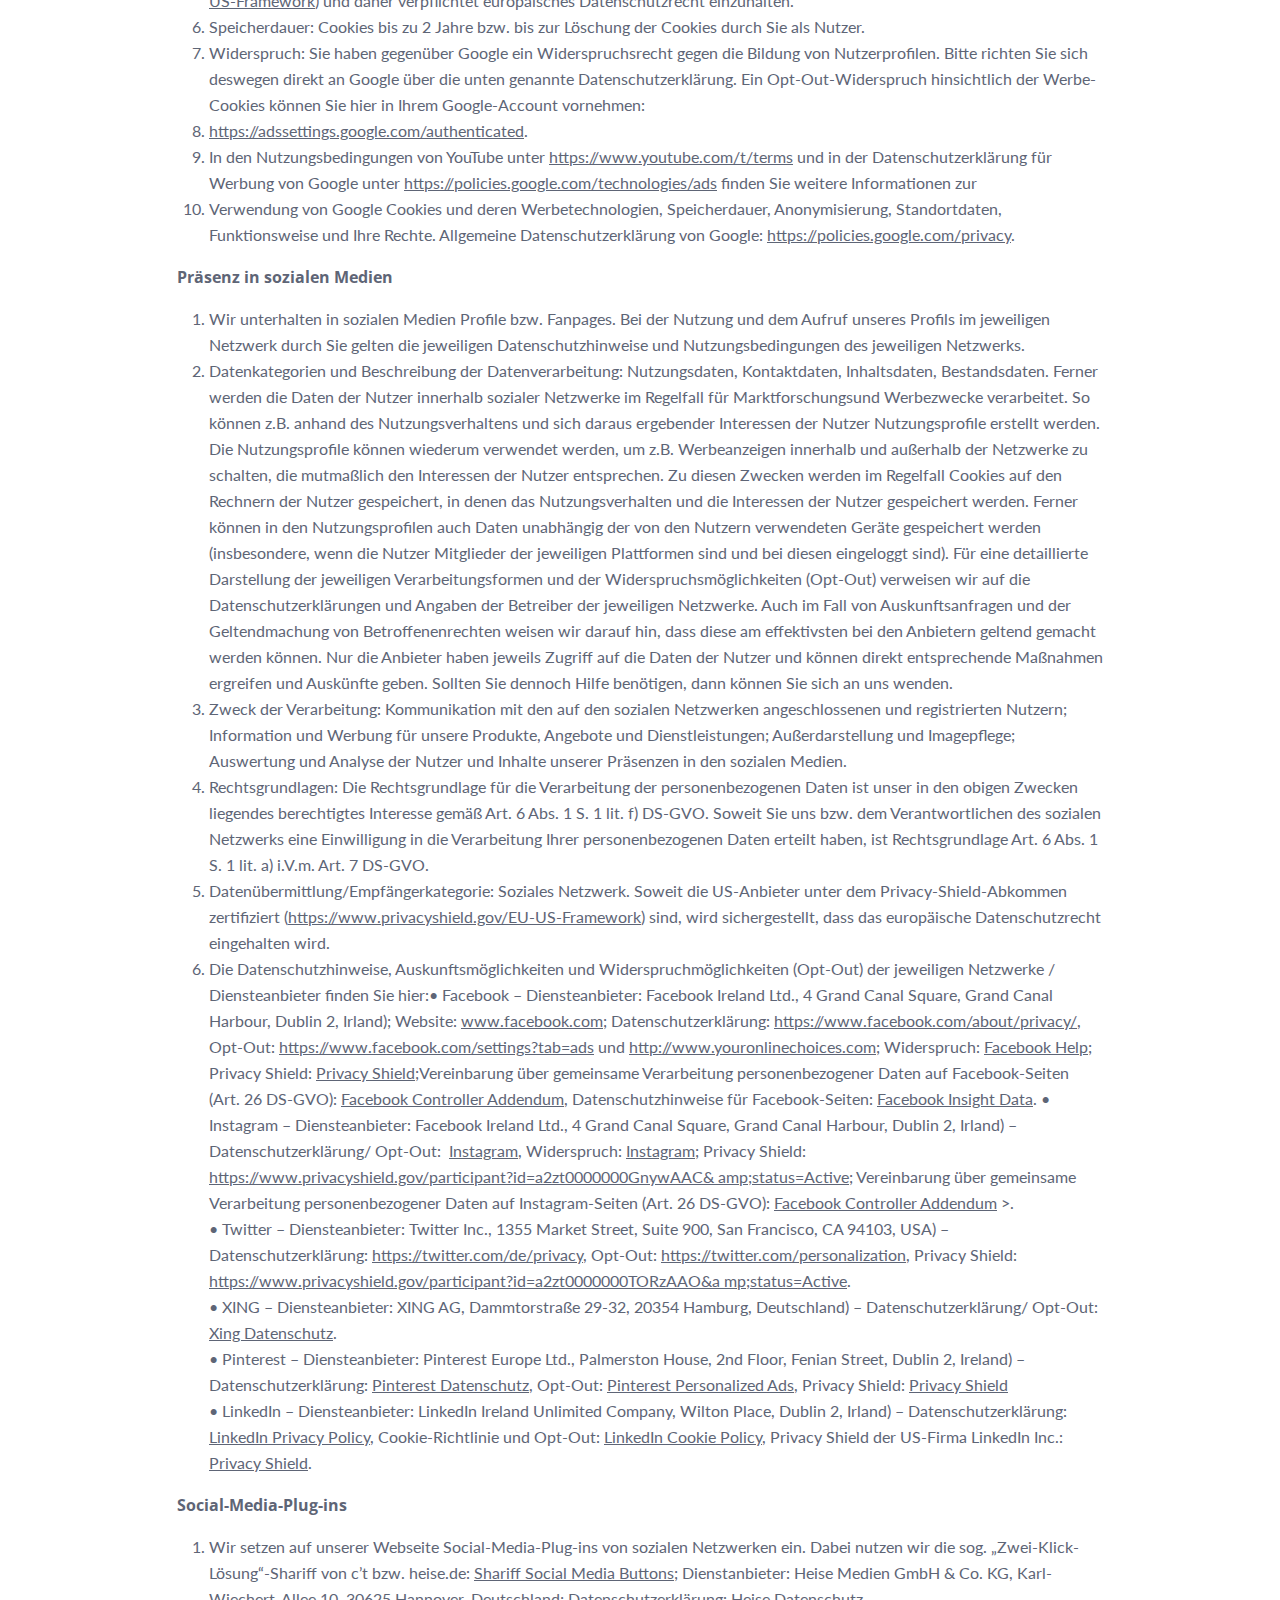
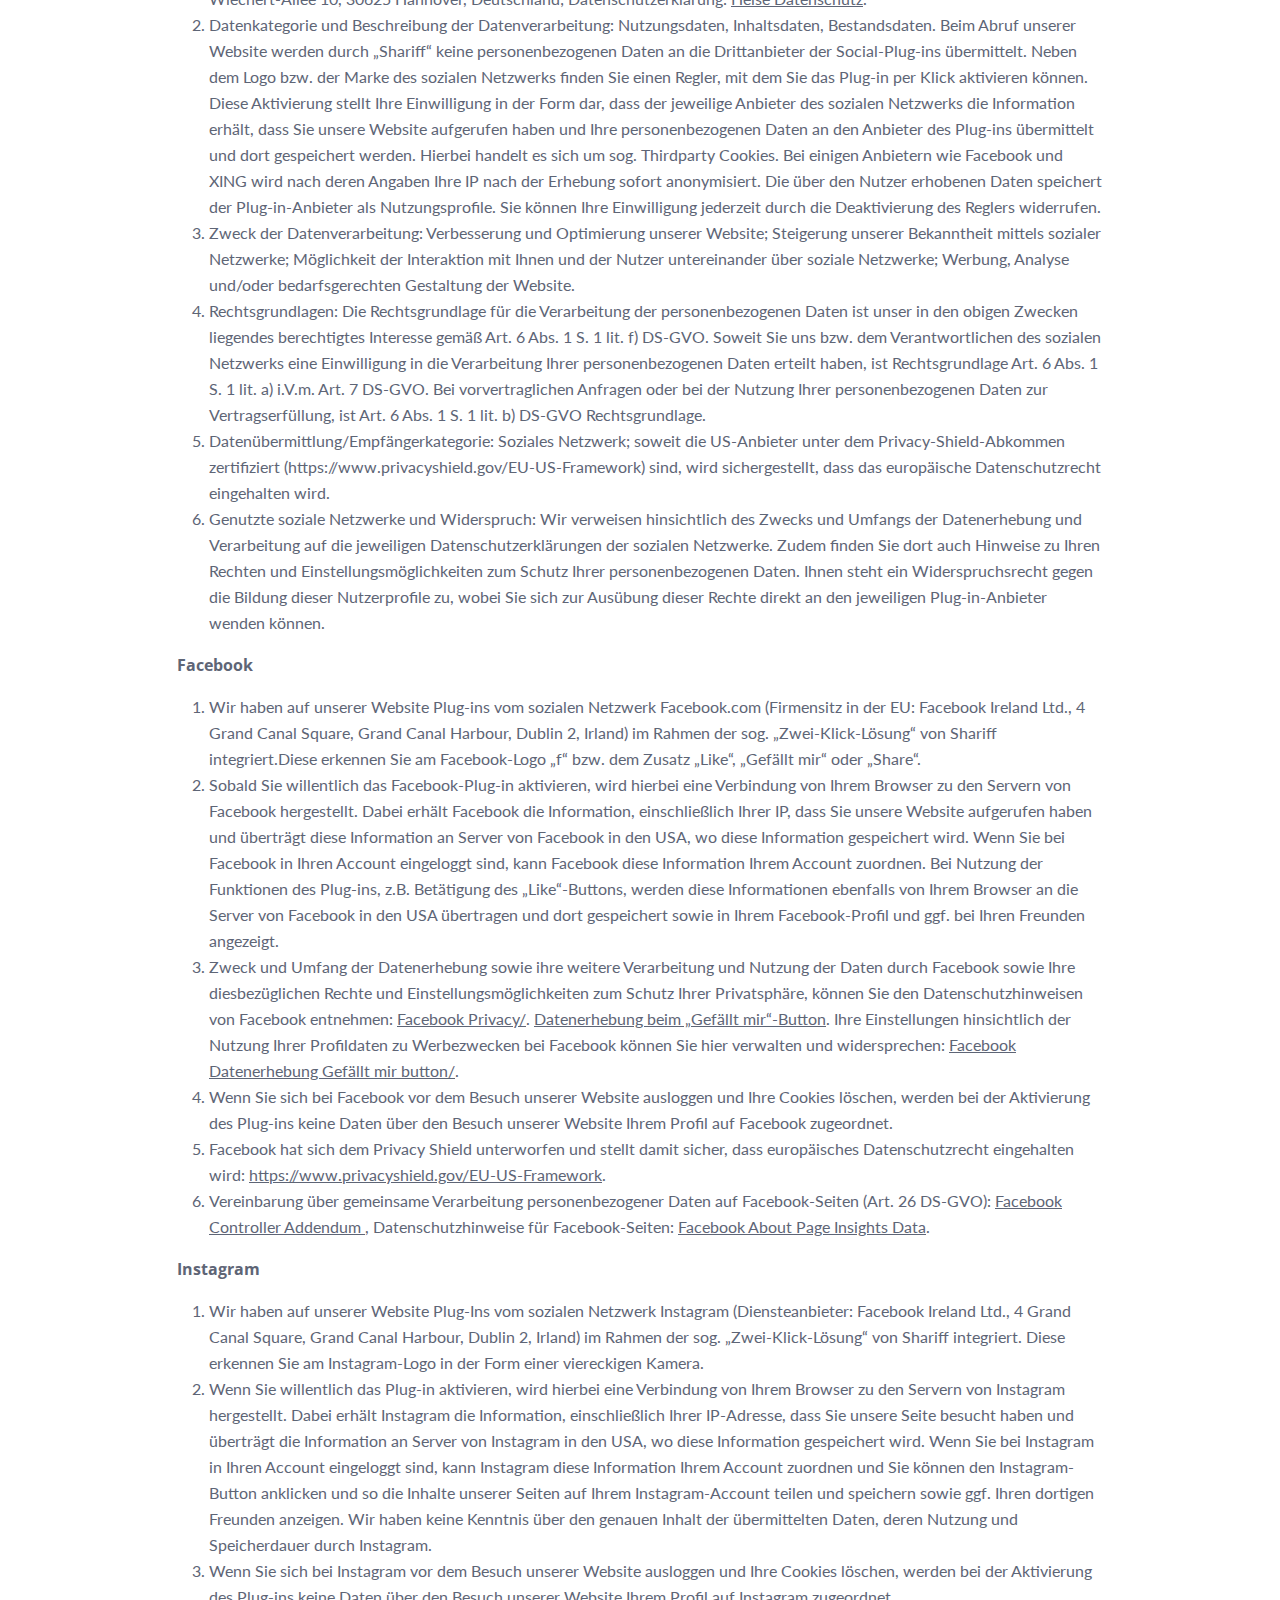
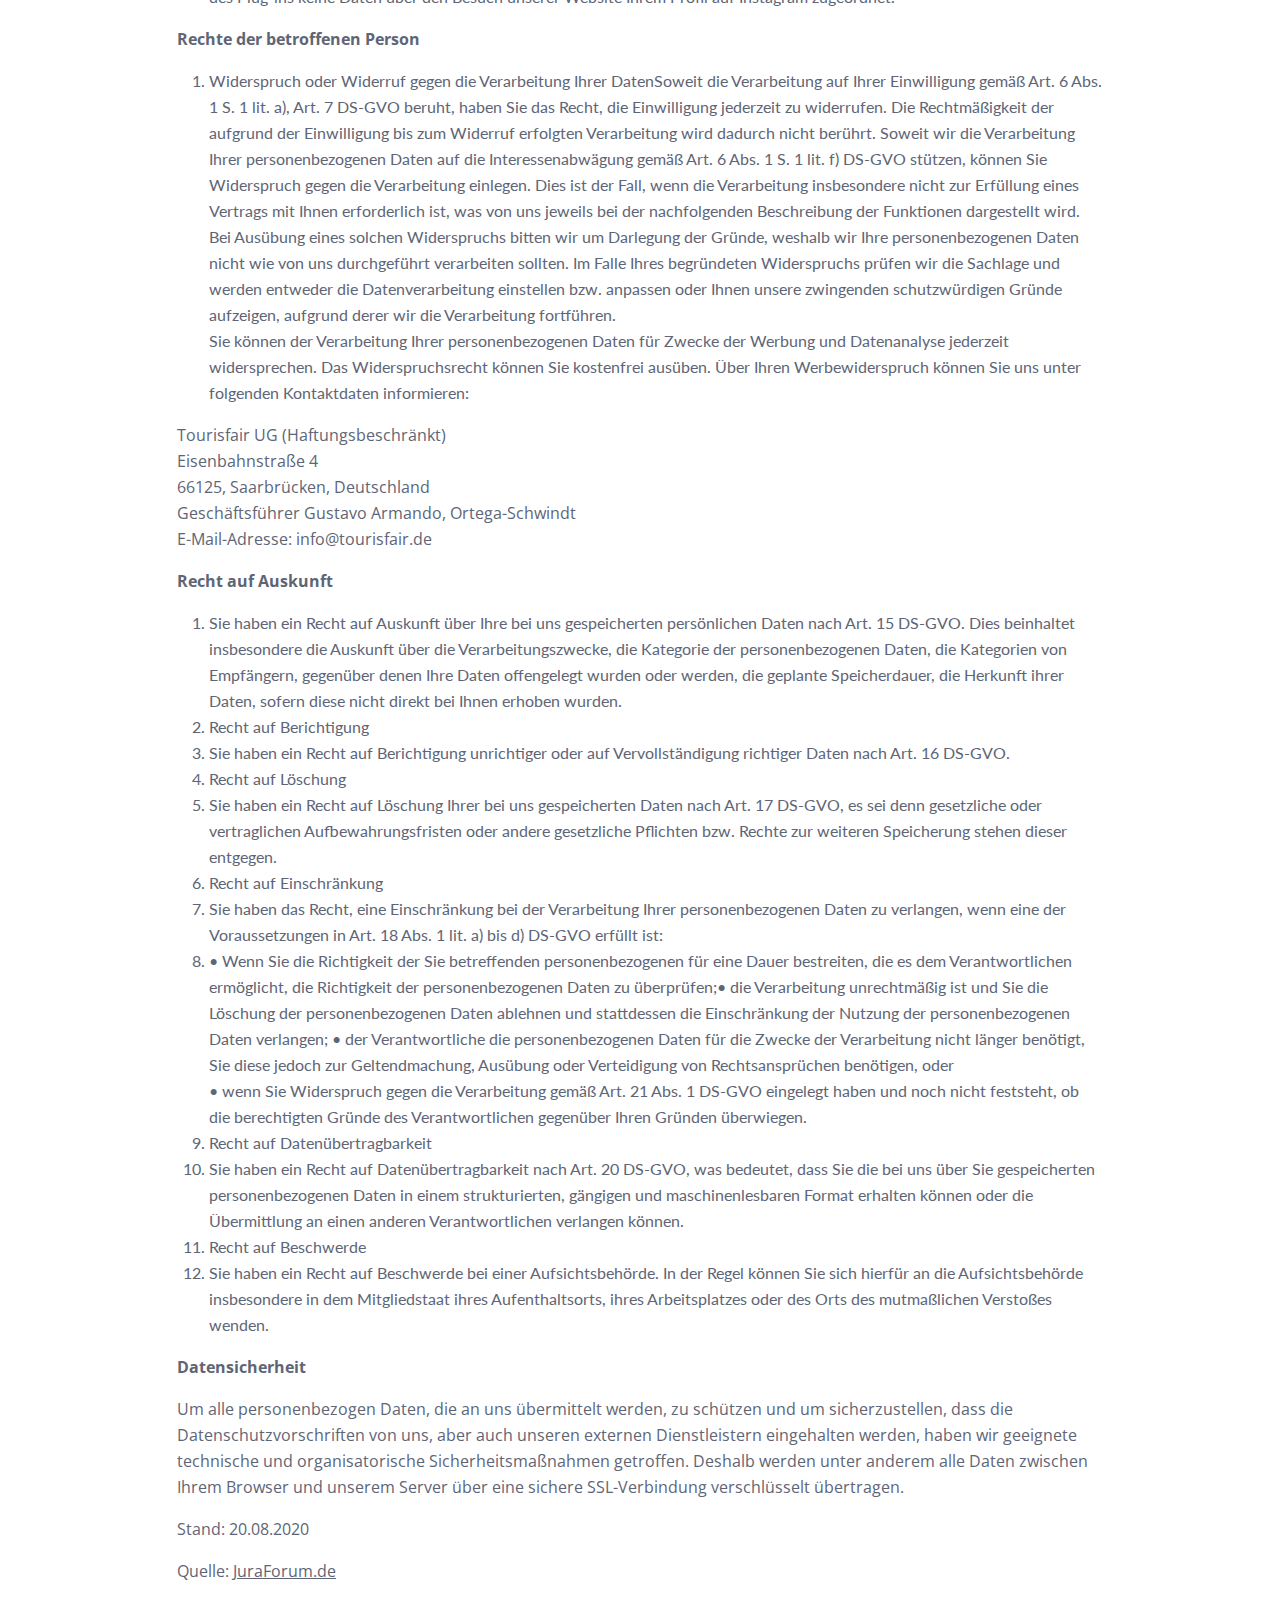
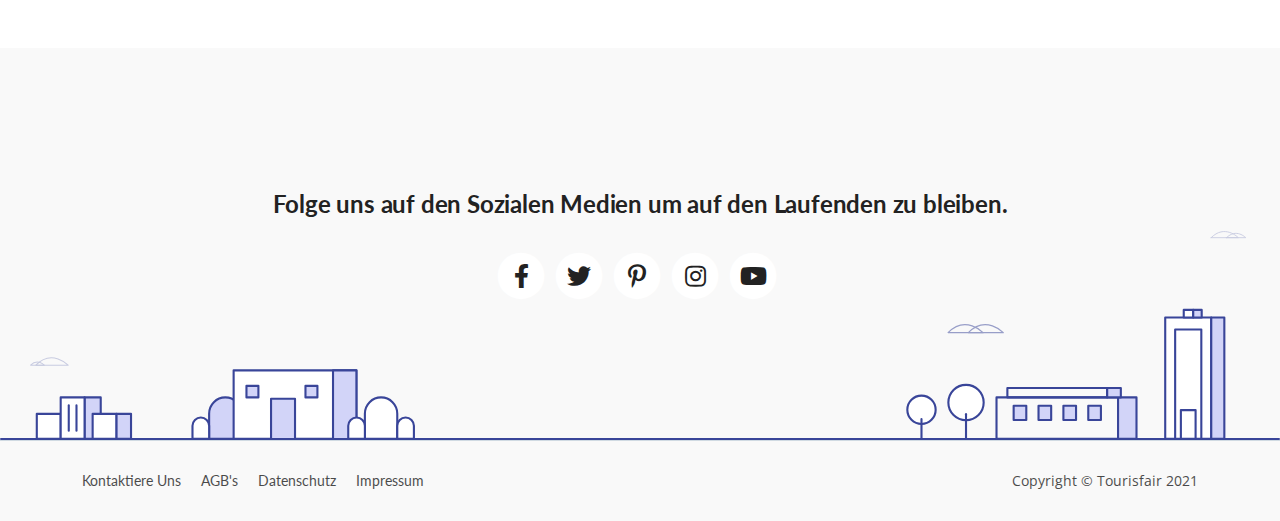
<file: landingpage/web/privacy.html>
<!DOCTYPE html>
<html lang="en">
	<head>
		<meta charset="utf-8" />
		<meta
			name="viewport"
			content="width=device-width, initial-scale=1, shrink-to-fit=no"
		/>

		<!-- SEO Meta Tags -->
		<meta name="description" content="Your description" />
		<meta name="author" content="Your name" />

		<!-- OG Meta Tags to improve the way the post looks when you share the page on Facebook, Twitter, LinkedIn -->
		<meta property="og:site_name" content="" />
		<!-- website name -->
		<meta property="og:site" content="" />
		<!-- website link -->
		<meta property="og:title" content="" />
		<!-- title shown in the actual shared post -->
		<meta property="og:description" content="" />
		<!-- description shown in the actual shared post -->
		<meta property="og:image" content="" />
		<!-- image link, make sure it's jpg -->
		<meta property="og:url" content="" />
		<!-- where do you want your post to link to -->
		<meta name="twitter:card" content="summary_large_image" />
		<!-- to have large image post format in Twitter -->

		<!-- Webpage Title -->
		<title>Datenschutz - TourisFair</title>

		<!-- Styles -->
		<link
			href="https://fonts.googleapis.com/css2?family=Open+Sans:ital,wght@0,400;0,600;0,700;1,400&display=swap"
			rel="stylesheet"
		/>
		<link href="css/bootstrap.min.css" rel="stylesheet" />
		<link href="css/fontawesome-all.min.css" rel="stylesheet" />
		<link href="css/swiper.css" rel="stylesheet" />
		<link href="css/styles.css" rel="stylesheet" />

		<!-- Favicon  -->
		<link rel="icon" href="images/favicon.png" />
	</head>
	<body>
		<!-- Navigation -->
		<nav
			id="navbarExample"
			class="navbar navbar-expand-lg fixed-top navbar-light"
			aria-label="Main navigation"
		>
			<div class="container">
				<!-- Image Logo -->
				<a class="navbar-brand logo-image" href="/"
					><img src="images/image.png" alt="alternative"
				/></a>

				<!-- Text Logo - Use this if you don't have a graphic logo -->
				<!-- <a class="navbar-brand logo-text" href="index.html">Zinc</a> -->

				<button
					class="navbar-toggler p-0 border-0"
					type="button"
					id="navbarSideCollapse"
					aria-label="Toggle navigation"
				>
					<span class="navbar-toggler-icon"></span>
				</button>

				<div
					class="navbar-collapse offcanvas-collapse"
					id="navbarsExampleDefault"
				>
					<ul class="navbar-nav ms-auto navbar-nav-scroll">
						<li class="nav-item">
							<a class="nav-link active" aria-current="page" href="/">Home</a>
						</li>
						<li class="nav-item">
							<a class="nav-link" href="/#details">Was ist TourisFair?</a>
						</li>
						<li class="nav-item">
							<a class="nav-link" href="/#testimonials">Testimonials</a>
						</li>
						<li class="nav-item">
							<a class="nav-link" href="/#projects">Blog</a>
						</li>
						<li class="nav-item dropdown">
							<a
								class="nav-link dropdown-toggle"
								href="#"
								id="dropdown01"
								data-bs-toggle="dropdown"
								aria-expanded="false"
								>Mehr</a
							>
							<ul class="dropdown-menu" aria-labelledby="dropdown01">
								<li>
									<a
										class="dropdown-item"
										href="impressum.html"
										style="color: black"
										>Impressum</a
									>
								</li>
								<li><div class="dropdown-divider"></div></li>
								<li>
									<a
										class="dropdown-item"
										href="terms.html"
										style="color: black"
										>AGB's</a
									>
								</li>
								<li><div class="dropdown-divider"></div></li>
								<li>
									<a
										class="dropdown-item"
										href="privacy.html"
										style="color: black"
										>Datenschutz</a
									>
								</li>
							</ul>
						</li>
					</ul>
					<span class="nav-item">
						<a class="btn-solid-sm shadow-button-purple" href="#contact"
							>Probiers aus!</a
						>
					</span>
				</div>
				<!-- end of navbar-collapse -->
			</div>
			<!-- end of container -->
		</nav>
		<!-- end of navbar -->
		<!-- end of navigation -->

		<!-- Header -->
		<header class="ex-header">
			<div class="container">
				<div class="row">
					<div class="col-xl-10 offset-xl-1">
						<h1>Datenschutz</h1>
					</div>
					<!-- end of col -->
				</div>
				<!-- end of row -->
			</div>
			<!-- end of container -->
		</header>
		<!-- end of ex-header -->
		<!-- end of header -->

		<!-- Basic -->
		<div class="ex-basic-1 pt-5 pb-5">
			<div class="container">
				<div class="row">
					<div class="col-xl-10 offset-xl-1">
						<p>
							Wir informieren Sie nachfolgend gemäß den gesetzlichen Vorgaben
							des Datenschutzrechts (insb. gemäß BDSG n.F. und der europäischen
							Datenschutz-Grundverordnung ‚DS-GVO‘) über die Art, den Umfang und
							Zweck der Verarbeitung personenbezogener Daten durch unser
							Unternehmen. Diese Datenschutzerklärung gilt auch für unsere
							Websites und Sozial-Media-Profile. Bezüglich der Definition von
							Begriffen wie etwa „personenbezogene Daten“ oder „Verarbeitung“
							verweisen wir auf Art. 4 DS-GVO
						</p>
						<p>
							<strong>Name und Kontaktdaten des / der Verantwortlichen</strong>
						</p>
						<p>
							Unser/e Verantwortliche/r (nachfolgend „Verantwortlicher“) i.S.d.
							Art. 4 Zif. 7 DS-GVO ist:
						</p>
						<p>Tourisfair UG (haftungsbeschränkt)</p>
						<p>Eisenbahnstraße 4</p>
						<p>66125, Saarbrücken, Deutschland</p>
						<p>Geschäftsführer Gustavo Armando Ortega-Schwindt</p>
						<p>E-Mail-Adresse: info@tourisfair.de</p>
						<p>
							<strong
								>Datenarten, Zwecke der Verarbeitung und Kategorien betroffener
								Personen</strong
							>
						</p>
						<p>
							Nachfolgend informieren wir Sie über Art, Umfang und Zweck der
							Erhebung, Verarbeitung und Nutzung personenbezogener Daten.
						</p>
						<p>1. Arten der Daten, die wir verarbeiten</p>
						<p>
							Nutzungsdaten (Zugriffszeiten, besuchte Websites etc.),
							Bestandsdaten (Name, Adresse etc.), Kontaktdaten (Telefonnummer,
							E-Mail, Fax etc.), Inhaltsdaten (Texteingaben, Videos, Fotos
							etc.), Kommunikationsdaten (IP-Adresse etc.),
						</p>
						<p>
							<strong
								>Rechtsgrundlagen der Verarbeitung personenbezogener
								Daten</strong
							>
						</p>
						<p>
							Nachfolgend Informieren wir Sie über die Rechtsgrundlagen der
							Verarbeitung personenbezogener Daten:
						</p>
						<ol>
							<li>
								Wenn wir Ihre Einwilligung für die Verarbeitung
								personenbezogenen Daten eingeholt haben, ist Art. 6 Abs. 1 S. 1
								lit. a) DS-GVO Rechtsgrundlage.
							</li>
							<li>
								Ist die Verarbeitung zur Erfüllung eines Vertrags oder zur
								Durchführung vorvertraglicher Maßnahmen erforderlich, die auf
								Ihre Anfrage hin erfolgen, so ist Art. 6 Abs. 1 S. 1 lit. b)
								DS-GVO Rechtsgrundlage.
							</li>
							<li>
								Ist die Verarbeitung zur Erfüllung einer rechtlichen
								Verpflichtung erforderlich, der wir unterliegen (z.B.
								gesetzliche Aufbewahrungspflichten), so ist Art. 6 Abs. 1 S. 1
								lit. c) DS-GVO Rechtsgrundlage.
							</li>
							<li>
								Ist die Verarbeitung erforderlich, um lebenswichtige Interessen
								der betroffenen Person oder einer anderen natürlichen Person zu
								schützen, so ist Art. 6 Abs. 1 S. 1 lit. d) DS-GVO
								Rechtsgrundlage.
							</li>
							<li>
								Ist die Verarbeitung zur Wahrung unserer oder der berechtigten
								Interessen eines Dritten erforderlich und überwiegen
								diesbezüglich Ihre Interessen oder Grundrechte und
								Grundfreiheiten nicht, so ist Art. 6 Abs. 1 S. 1 lit. f) DS-GVO
								Rechtsgrundlage.
							</li>
						</ol>
						<p>
							<strong
								>Weitergabe personenbezogener Daten an Dritte und
								Auftragsverarbeiter</strong
							>
						</p>
						<p>
							Ohne Ihre Einwilligung geben wir grundsätzlich keine Daten an
							Dritte weiter. Sollte dies doch der Fall sein, dann erfolgt die
							Weitergabe auf der Grundlage der zuvor genannten Rechtsgrundlagen
							z.B. bei der Weitergabe von Daten an Online-Paymentanbieter zur
							Vertragserfüllung oder aufgrund gerichtlicher Anordnung oder wegen
							einer gesetzlichen Verpflichtung zur Herausgabe der Daten zum
							Zwecke der Strafverfolgung, zur Gefahrenabwehr oder zur
							Durchsetzung der Rechte am geistigen Eigentum.
						</p>
						<p>
							Wir setzen zudem Auftragsverarbeiter (externe Dienstleister z.B.
							zum Webhosting unserer Websites und Datenbanken) zur Verarbeitung
							Ihrer Daten ein. Wenn im Rahmen einer Vereinbarung zur
							Auftragsverarbeitung an die Auftragsverarbeiter Daten
							weitergegeben werden, erfolgt dies immer nach Art. 28 DS-GVO. Wir
							wählen dabei unsere Auftragsverarbeiter sorgfältig aus,
							kontrollieren diese regelmäßig und haben uns ein Weisungsrecht
							hinsichtlich der Daten einräumen lassen. Zudem müssen die
							Auftragsverarbeiter geeignete technische und organisatorische
							Maßnahmen getroffen haben und die Datenschutzvorschriften gem.
							BDSG n.F. und DS-GVO einhalten
						</p>
						<p><strong>Datenübermittlung in Drittstaaten</strong></p>
						<p>
							Durch die Verabschiedung der europäischen
							Datenschutz-Grundverordnung (DS-GVO) wurde eine einheitliche
							Grundlage für den Datenschutz in Europa geschaffen. Ihre Daten
							werden daher vorwiegend durch Unternehmen verarbeitet, für die
							DS-GVO Anwendung findet. Sollte doch die Verarbeitung durch
							Dienste Dritter außerhalb der Europäischen Union oder des
							Europäischen Wirtschaftsraums stattfinden, so müssen diese die
							besonderen Voraussetzungen der Art. 44 ff. DS-GVO erfüllen. Das
							bedeutet, die Verarbeitung erfolgt aufgrund besonderer Garantien,
							wie etwa die von der EU-Kommission offiziell anerkannte
							Feststellung eines der EU entsprechenden Datenschutzniveaus oder
							der Beachtung offiziell anerkannter spezieller vertraglicher
							Verpflichtungen, der so genannten „Standardvertragsklauseln“. Bei
							US-Unternehmen erfüllt die Unterwerfung unter das sog.
							„Privacy-Shield“, dem Datenschutzabkommen zwischen der EU und den
							USA, diese Voraussetzungen.
						</p>
						<p><strong>Löschung von Daten und Speicherdauer</strong></p>
						<p>
							Sofern nicht in dieser Datenschutzerklärung ausdrücklich
							angegeben, werden Ihre personenbezogen Daten gelöscht oder
							gesperrt, sobald die zur Verarbeitung erteilte Einwilligung von
							Ihnen widerrufen wird oder der Zweck für die Speicherung entfällt
							bzw. die Daten für den Zweck nicht mehr erforderlich sind, es sei
							denn deren weitere Aufbewahrung ist zu Beweiszwecken erforderlich
							oder dem stehen gesetzliche Aufbewahrungspflichten entgegenstehen.
							Darunter fallen etwa handelsrechtliche Aufbewahrungspflichten von
							Geschäftsbriefen nach § 257 Abs. 1 HGB (6 Jahre) sowie
							steuerrechtliche Aufbewahrungspflichten nach § 147 Abs. 1 AO von
							Belegen (10 Jahre). Wenn die vorgeschriebene Aufbewahrungsfrist
							abläuft, erfolgt eine Sperrung oder Löschung Ihrer Daten, es sei
							denn die Speicherung ist weiterhin für einen Vertragsabschluss
							oder zur Vertragserfüllung erforderlich.
						</p>
						<p>
							<strong
								>Bestehen einer automatisierten Entscheidungsfindung</strong
							>
						</p>
						<p>
							Wir setzen keine automatische Entscheidungsfindung oder ein
							Profiling ein.
						</p>
						<p>Bereitstellung unserer Website und Erstellung von Logfiles</p>
						<ol>
							<li>
								Wenn Sie unsere Webseite lediglich informatorisch nutzen (also
								keine Registrierung und auch keine anderweitige Übermittlung von
								Informationen), erheben wir nur die personenbezogenen Daten, die
								Ihr Browser an unseren Server übermittelt. Wenn Sie unsere
								Website betrachten möchten, erheben wir die folgenden Daten:
							</li>
							<li>• IP-Adresse;</li>
							<li>
								• Internet-Service-Provider des Nutzers(50 Tage gespeichert);
							</li>
							<li>• Datum und Uhrzeit des Abrufs;</li>
							<li>• Browsertyp;</li>
							<li>• Sprache und Browser-Version;</li>
							<li>• Inhalt des Abrufs;</li>
							<li>• Zeitzone;</li>
							<li>• Zugriffsstatus/HTTP-Statuscode;</li>
							<li>• Datenmenge;</li>
							<li>• Websites, von denen die Anforderung kommt;</li>
							<li>• Betriebssystem.</li>
							<li>
								Eine Speicherung dieser Daten zusammen mit anderen
								personenbezogenen Daten von Ihnen findet nicht statt.
							</li>
							<li>
								Diese Daten dienen dem Zweck der nutzerfreundlichen,
								funktionsfähigen und sicheren Auslieferung unserer Website an
								Sie mit Funktionen und Inhalten sowie deren Optimierung und
								statistischen Auswertung.
							</li>
							<li>
								Rechtsgrundlage hierfür ist unser in den obigen Zwecken auch
								liegendes berechtigtes Interesse an der Datenverarbeitung nach
								Art. 6 Abs. 1 S.1 lit. f) DS-GVO.
							</li>
							<li>
								Wir speichern aus Sicherheitsgründen diese Daten in
								Server-Logfiles für die Speicherdauer von Tagen. Nach Ablauf
								dieser Frist werden diese automatisch gelöscht, es sei denn wir
								benötigen deren Aufbewahrung zu Beweiszwecken bei Angriffen auf
								die Serverinfrastruktur oder anderen Rechtsverletzungen.
							</li>
						</ol>
						<p>
							<strong
								>Kontaktaufnahme per Kontaktformular / E-Mail / Fax /
								Post</strong
							>
						</p>
						<ol>
							<li>
								Bei der Kontaktaufnahme mit uns per Kontaktformular, Fax, Post
								oder E-Mail werden Ihre Angaben zum Zwecke der Abwicklung der
								Kontaktanfrage verarbeitet.
							</li>
							<li>
								Rechtsgrundlage für die Verarbeitung der Daten ist bei Vorliegen
								einer Einwilligung von Ihnen Art. 6 Abs. 1 S. 1 lit. a) DS-GVO.
								Rechtsgrundlage für die Verarbeitung der Daten, die im Zuge
								einer Kontaktanfrage oder E-Mail, eines Briefes oder Faxes
								übermittelt werden, ist Art. 6 Abs. 1 S. 1 lit. f) DS-GVO. Der
								Verantwortliche hat ein berechtigtes Interesse an der
								Verarbeitung und Speicherung der Daten, um Anfragen der Nutzer
								beantworten zu können, zur Beweissicherung aus Haftungsgründen
								und um ggf. seiner gesetzlichen Aufbewahrungspflichten bei
								Geschäftsbriefen nachkommen zu können. Zielt der Kontakt auf den
								Abschluss eines Vertrages ab, so ist zusätzliche Rechtsgrundlage
								für die Verarbeitung Art. 6 Abs. 1 S. 1 lit. b) DS-GVO.
							</li>
							<li>
								Wir können Ihre Angaben und Kontaktanfrage in unserem
								Customer-Relationship-Management System (“CRM System”) oder
								einem vergleichbaren System speichern.
							</li>
							<li>
								Die Daten werden gelöscht, sobald sie für die Erreichung des
								Zweckes ihrer Erhebung nicht mehr erforderlich sind. Für die
								personenbezogenen Daten aus der Eingabemaske des
								Kontaktformulars und diejenigen, die per E-Mail übersandt
								wurden, ist dies dann der Fall, wenn die jeweilige Konversation
								mit Ihnen beendet ist. Beendet ist die Konversation dann, wenn
								sich aus den Umständen entnehmen lässt, dass der betroffene
								Sachverhalt abschließend geklärt ist. Anfragen von Nutzern, die
								über einen Account bzw. Vertrag mit uns verfügen, speichern wir
								bis zum Ablauf von zwei Jahren nach Vertragsbeendigung. Im Fall
								von gesetzlichen Archivierungspflichten erfolgt die Löschung
								nach deren Ablauf: Ende handelsrechtlicher (6 Jahre) und
								steuerrechtlicher (10 Jahre) Aufbewahrungspflicht.
							</li>
							<li>
								Sie haben jederzeit die Möglichkeit, die Einwilligung nach Art.
								6 Abs. 1 S. 1 lit. a) DS-GVO zur Verarbeitung der
								personenbezogenen Daten zu widerrufen. Nehmen Sie per E-Mail
								Kontakt mit uns auf, so können Sie der Speicherung der
								personenbezogenen Daten jederzeit widersprechen.
							</li>
						</ol>
						<p><strong>Newsletter</strong></p>
						<ol>
							<li>
								Unseren Newsletter können Sie mit Ihrer freiwilligen
								Einwilligung durch Eintragung Ihrer E-Mail-Adresse abonnieren.
								Nur diese ist Pflicht. Die Angabe weiterer Daten ist freiwillig
								und dient nur dem Zweck einer persönlichen Ansprache. Wir
								verwenden dabei zur Anmeldung das sog.
								„Double-Opt-in-Verfahren“. Nach Ihrer Anmeldung mit Ihrer E-Mail
								erhalten Sie von uns zur Bestätigung Ihrer Anmeldung eine E-Mail
								mit einem Link zur Bestätigung. Wenn Sie diesen Bestätigungslink
								klicken, wird Ihre E-Mail in den Newsletterverteiler aufgenommen
								und zum Zweck der Übersendung von E-Mails gespeichert. Sollten
								Sie den Klick auf den Bestätigungslink nicht innerhalb von 24
								Stunden durchführen, werden Ihre Anmeldedaten gesperrt und nach
								30 Tagen automatisch gelöscht.
							</li>
							<li>
								Zudem protokollieren wir Ihre bei der Anmeldung verwendete
								IP-Adresse sowie das Datum und die Uhrzeit des Double-Opt-ins
								(Anmeldung und Bestätigung). Zweck dieser Speicherung ist
								Erfüllung von rechtlichen Anforderungen hinsichtlich des
								Nachweises Ihrer Anmeldung sowie die Missbrauchsprävention
								hinsichtlich Ihrer E-Mail.
							</li>
							<li>
								Im Rahmen Ihrer Einwilligungserklärung werden die Inhalte (z.B.
								beworbene Produkte/Dienstleistungen, Angebote, Werbung und
								Themen) des Newsletters konkret beschrieben.
							</li>
							<li>
								Beim Versand des Newsletters werten wir Ihr Nutzerverhalten aus.
								Die Newsletter beinhalten dafür sogenannte „Web-Beacons“ bzw.
								„Tracking-Pixel“, die beim Öffnen des Newsletters aufgerufen
								werden. Für die Auswertungen verknüpfen wir die Web-Beacons mit
								Ihrer E-Mail-Adresse und einer individuellen ID. Auch im
								Newsletter erhaltene Links enthalten diese ID. Die Daten werden
								ausschließlich pseudonymisiert erhoben, die IDs werden also
								nicht mit Ihren weiteren persönlichen Daten verknüpft, eine
								direkte Personenbeziehbarkeit wird ausgeschlossen. Mit diesen
								Daten können wir feststellen, ob und wann Sie den Newsletter
								geöffnet haben und welche Links im Newsletter geklickt worden
								sind. Dies dient dem Zweck der Optimierung und statistischen
								Auswertung unseres Newsletters.
							</li>
							<li>
								Wir erstellen mit den obigen gewonnenen Daten ein Nutzerprofil,
								um die Lesegewohnheiten und Interessen unserer Nutzer zu
								identifizieren und den Newsletter damit zu individualisieren.
								Wenn Sie zudem auf unserer Website weitere Handlungen
								vorgenommen haben, verknüpfen wir diese Daten damit ebenfalls,
								um unsere Newsletterinhalte auf Ihre Interessen hin anzupassen.
							</li>
							<li>
								Rechtsgrundlage für den Newsletterversand, Erfolgsmessung und
								die Speicherung der E-Mail ist Ihre Einwilligung gem. Art. 6
								Abs. 1 S. 1 lit. a) DS-GVO i.V.m § 7 Abs. 2 Nr. 3 UWG und für
								die Protokollierung der Einwilligung Art. 6 Abs. 1 S. 1 lit. f)
								DS-GVO, da diese unserem berechtigten Interesse der juristischen
								Beweisbarkeit dient.
							</li>
							<li>
								Dem Tracking können Sie jederzeit widersprechen, indem Sie den
								Abmeldelink am Ende des Newsletters klicken. In dem Falle würde
								allerdings auch der Newsletterempfang beendet. Wenn Sie in Ihrer
								E-Mail-Software die Anzeige von Bildern deaktivieren, ist ein
								Tracking ebenfalls nicht möglich. Dies kann allerdings
								Einschränkungen hinsichtlich der Funktionen des Newsletters
								haben und enthaltene Bilder werden dann nicht angezeigt.
							</li>
							<li>
								Sie können Ihre Einwilligung in die Übersendung des Newsletters
								jederzeit widerrufen. Sie können den Widerruf durch Betätigung
								des Abmeldelinks am Ende des Newsletters, eine E-Mail oder
								Mitteilung an unsere obigen Kontaktdaten ausüben. Wir speichern
								Ihre Daten, solange Sie den Newsletter abonniert haben. Nach der
								Abmeldung werden Ihre Daten nur noch anonym zu statistischen
								Zwecken gespeichert.
							</li>
						</ol>
						<p><strong>Google Adsense</strong></p>
						<ol>
							<li>
								Wir haben Werbeanzeigen des Google Dienstes „Adsense“
								(Dienstanbieter: Google Ireland Limited, Registernr.: 368047,
								Gordon House, Barrow Street, Dublin 4, Irland) auf unserer
								Webseite integriert. Die Werbeanzeigen sind über den (i)-Hinweis
								„Google-Anzeigen“ in jeder Anzeige gekennzeichnet.
							</li>
							<li>
								Datenkategorien und Beschreibung der Datenverarbeitung:
								Nutzungsdaten/ Kommunikationsdaten; Google erhält beim Besuch
								unserer Website die Information, dass Sie unsere Website
								aufgerufen haben. Dazu setzt Google einen Web-Beacon bzw. Cookie
								auf Ihren Computer. Die Daten werden auch in die USA übertragen
								und dort analysiert. Wenn Sie mit einem Google-Account
								eingeloggt sind, können durch Adsense die Daten Ihrem Account
								zugeordnet werden. Wenn Sie dies nicht wünschen, müssen Sie sich
								vor dem Besuch unserer Website ausloggen. Aber auch andere
								Informationen können hierfür durch Google herangezogen werden:•
								die Art der von Ihnen besuchten Websites sowie der auf Ihrem
								Gerät installierten mobilen Apps; • Cookies in Ihrem Browser und
								Einstellungen in Ihrem Google-Konto;<br />• Websites und Apps,
								die Sie besucht haben;<br />• Ihre Aktivitäten auf anderen
								Geräten;<br />• vorherige Interaktionen mit Anzeigen oder
								Werbediensten von Google;<br />• Ihre Google-Kontoaktivitäten
								und -informationen.<br />Bei einem Klick auf eine
								Adsense-Anzeige wird die IP der Nutzer durch Google verarbeitet
								(Nutzungsdaten), wobei die Verarbeitung pseudonymisiert (sog.
								„Werbe-ID“) erfolgt, indem die IP um die letzten beiden Stellen
								gekürzt wird. Google verknüpft bei personalisierter Werbung
								Kennungen aus Cookies oder ähnlichen Technologien nicht mit
								besonderen Kategorien personenbezogener Daten nach Art. 9 DS-GVO
								wie ethnischer Herkunft, Religion, sexueller Orientierung oder
								Gesundheit.
							</li>
							<li>
								Zweck der Verarbeitung: Wir haben dabei die personalisierten
								Anzeigen aktiviert, um Ihnen interessantere Werbung anzuzeigen,
								die die kommerzielle Nutzung unserer Website unterstützt, den
								Wert für uns steigert und für Sie die Nutzererfahrung
								verbessert. Mithilfe personalisierter Werbung können wir über
								Adsense Nutzer auf Grundlage ihrer Interessen und demografischen
								Merkmale (z.B. “Sportbegeisterte”) erreichen. Zudem dient die
								Verarbeitung dem Tracking, Remarketing und der
								Conversion-Messung sowie zur Finanzierung unseres Webangebots.
							</li>
							<li>
								Rechtsgrundlagen: Haben Sie für Verarbeitung Ihrer
								personenbezogenen Daten mittels „Google Adsense mit
								personalisierten Anzeigen“ Ihre Einwilligung erteilt („Opt-in“),
								dann ist Art. 6 Abs. 1 S. 1 lit. a) DS-GVO die Rechtsgrundlage.
								Rechtsgrundlage für die Verarbeitung Ihrer Daten ist ansonsten
								Art. 6 Abs. 1 S. 1 lit. f) DS-GVO aufgrund unserer berechtigten
								Interessen an der Analyse, Optimierung und dem effizienten
								wirtschaftlichen Betrieb unserer Werbung und Website.
							</li>
							<li>
								Datenübermittlung/Empfängerkategorie: Google Irland, USA; Diese
								Website hat auch Google AdSense-Anzeigen von Drittanbietern
								aktiviert. Die vorgenannten Daten können auch an diese
								Drittanbieter „Certified External Vendors“ benannt unter
								<a href="https://support.google.com/dfp_sb/answer/94149"
									>Support Google</a
								>
								übertragen werden. Google USA ist nach dem EU-US Privacy Shield
								zertifiziert:
								<a href="https://www.privacyshield.gov/EU-US-Framework"
									>https://www.privacyshield.gov/EU-US-Framework</a
								>.
							</li>
							<li>
								Speicherdauer: Die Daten werden bis zu 24 Monate nach dem
								letzten Besuch gespeichert.
							</li>
							<li>
								Widerspruchs- und Beseitigungsmöglichkeiten („Opt-Out“):Sie
								können der Installation von Cookies durch Google Adsense auf
								verschiedene Arten widersprechen bzw. diese verhindern:• Sie
								können die Cookies in Ihrem Browser durch die Einstellung “keine
								Cookies akzeptieren” unterbinden, was auch die Cookies von
								Drittanbietern beinhaltet; • Sie können direkt bei Google über
								den Link
								<a href="https://adssettings.google.com/"
									>https://adssettings.google.com</a
								>
								die personenbezogenen Anzeigen bei Google deaktivieren, wobei
								diese Einstellung nur solange Bestand hat bis Sie Ihre Cookies
								löschen. Zur Deaktivierung der personalisierten Werbung auf
								Mobilgeräten finden Sie hier eine Anleitung:
								<a
									href="https://support.google.com/adsense/troubleshooter/1631343"
									>Google Adsense</a
								><br />• Sie können die personalisierten Anzeigen der
								Drittanbieter, die an der Werbeselbstregulierungsinitiaive
								“About Ads” teilnehmen über den Link
								<a href="https://optout.aboutads.info/"
									>https://optout.aboutads.info</a
								>
								für US-Seiten oder für EU-Seiten unter
								<a
									href="http://www.youronlinechoices.com/de/praferenzmanagement/"
									>Präferenzmanagement</a
								>
								deaktivieren, wobei diese Einstellung nur solange Bestand hat,
								bis Sie all Ihre Cookies löschen;<br />• Sie können durch ein
								Browser-Plug-in für Chrome, Firefox oder Internet-Explorer unter
								dem Link
								<a href="https://support.google.com/ads/answer/7395996"
									>Support Google</a
								>
								dauerhaft Cookies deaktivieren. Diese Deaktivierung kann zur
								Folge haben, dass Sie nicht alle Funktionen unserer Website mehr
								vollumfänglich nutzen können.
							</li>
							<li>
								In der Datenschutzerklärung für Werbung von Google unter
								<a href="https://policies.google.com/technologies/ads"
									>Policies Google Ads</a
								>
								finden Sie weitere Informationen zur Verwendung von Google
								Cookies in Anzeigen und deren Werbetechnologien, Speicherdauer,
								Anonymisierung, Standortdaten, Funktionsweise und Ihre Rechte.
							</li>
						</ol>
						<p><strong>Google AdWords mit Conversion-Tracking</strong></p>
						<ol>
							<li>
								Wir nutzen den Dienst „Google Ads mit Conversion-Tracking“
								(Dienstanbieter: Google Ireland Limited, Registernr.: 368047,
								Gordon House, Barrow Street, Dublin 4, Irland), um auf Websites
								Dritter mittels Anzeige auf unsere Website aufmerksam zu machen.
							</li>
							<li>
								Datenkategorien und Beschreibung der Datenverarbeitung:
								Nutzungsdaten/ Kommunikationsdaten. Wenn Sie auf eine
								Google-Anzeige von uns klicken, wird ein Cookie in Ihrem Browser
								gespeichert, welcher etwa 30 Tage gültig ist. Wenn Sie danach
								unsere Website aufrufen, können wir und auch Google anhand des
								Cookies auswerten, ob Sie unsere Website besucht haben und
								welche Seite Sie bei uns besucht haben. Hierüber erstellt Google
								eine Statistik. Die Daten werden auch in die USA übertragen und
								dort analysiert. Wenn Sie mit einem Google-Account eingeloggt
								sind, können durch AdWords die Daten Ihrem Account zugeordnet
								werden. Wenn Sie dies nicht wünschen, müssen Sie sich vor dem
								Besuch unserer Website ausloggen.
							</li>
							<li>
								Zweck der Datenverarbeitung: Dieses Conversion-Tracking dient
								dem Zweck der Analyse/Erfolgsmessung, Optimierung und dem
								wirtschaftlichen Betrieb unserer Werbung und Website.
							</li>
							<li>
								Rechtsgrundlagen: Haben Sie für Verarbeitung Ihrer
								personenbezogenen Daten mittels „Google Ads mit
								Conversion-Tracking“ Ihre Einwilligung erteilt („Opt-in“), dann
								ist Art. 6 Abs. 1 S. 1 lit. a) DS-GVO die Rechtsgrundlage.
								Rechtsgrundlage für die Verarbeitung Ihrer Daten ist ansonsten
								unser berechtigtes Interesse an der Analyse, Optimierung und dem
								effizienten wirtschaftlichen Betrieb unserer Werbung und Website
								gemäß Art. 6 Abs. 1 S. 1 lit. f) DS-GVO.
							</li>
							<li>
								Datenübermittlung/Empfängerkategorie: Google Irland, USA; Google
								USA ist nach dem EU-US Privacy Shield zertifiziert:
								<a href="https://www.privacyshield.gov/EU-US-Framework"
									>https://www.privacyshield.gov/EU-US-Framework</a
								>.
							</li>
							<li>Speicherdauer: bis zu 540 Tage.</li>
							<li>
								Widerspruchs- und Beseitigungsmöglichkeiten („Opt-Out“): Sie
								können der Installation von Cookies durch Google auf
								verschiedene Arten widersprechen bzw. diese verhindern:• Sie
								können die Cookies in Ihrem Browser durch die Einstellung “keine
								Cookies akzeptieren” unterbinden, was auch die Cookies von
								Drittanbietern beinhaltet; • Sie können direkt bei Google über
								den Link
								<a href="https://adssettings.google.com/"
									>https://adssettings.google.com</a
								>
								das Conversion-Tracking deaktivieren, wobei diese Einstellung
								nur solange Bestand hat, bis Sie Ihre Cookies löschen.<br />•
								Sie können die personalisierten Anzeigen der Drittanbieter, die
								an der Werbeselbstregulierungsinitiaive “About Ads” teilnehmen
								über den Link
								<a href="https://optout.aboutads.info/"
									>https://optout.aboutads.info</a
								>
								für US-Seiten oder für EU-Seiten unter
								<a
									href="http://www.youronlinechoices.com/de/praferenzmanagement/"
									>Präferenzmanagement</a
								>
								deaktivieren, wobei diese Einstellung nur solange Bestand hat,
								bis Sie all Ihre Cookies löschen;<br />• Sie können durch ein
								Browser-Plug-in für Chrome, Firefox oder Internet-Explorer unter
								dem Link
								<a href="https://support.google.com/ads/answer/7395996"
									>Support Google Ads</a
								>
								dauerhaft Cookies deaktivieren. Diese Deaktivierung kann zur
								Folge haben, dass Sie nicht alle Funktionen unserer Website mehr
								vollumfänglich nutzen können.
							</li>
							<li>
								Weitere Informationen finden Sie in der Datenschutzerklärung von
								Google unter
								<a href="https://policies.google.com/privacy?hl=de&amp;gl=de"
									>https://policies.google.com/privacy?hl=de&amp;gl=de</a
								>
								und
								<a href="https://services.google.com/sitestats/de.html"
									>https://services.google.com/sitestats/de.html</a
								>.
							</li>
						</ol>
						<p>
							<strong style="-webkit-text-size-adjust: 100%"
								>Facebook Custom Audiences</strong
							>
						</p>
						<ol>
							<li>
								Wir verwenden auf unserer Website die Remarketing-Funktion „<a
									href="https://www.facebook.com/audiencenetwork/"
									>Custom Audiences</a
								>“ der Facebook Inc., 1 Hacker Way, Menlo Park, CA 94025, USA
								bzw. falls Sie in der EU ansässig sind, Facebook Ireland Ltd., 4
								Grand Canal Square, Grand Canal Harbour, Dublin 2, Irland.
							</li>
							<li>
								Datenkategorien und Beschreibung der Datenverarbeitung:
								IP-Adresse, Cookie-ID, Lokalisierungsinformationen. Wenn Sie das
								soziale Netzwerk Facebook oder andere Websites, die diese
								Remarketing-Funktion nutzen, besuchen können Ihren
								interessenbezogenen Werbeanzeigen („Facebook-Ads“) angezeigt
								werden. Wir nutzen die Remarketing-Funktion zur Optimierung und
								wirtschaftlichen Betrieb unserer Website und um Ihnen möglichst
								Werbung zu zeigen, die Sie interessiert und um damit unsere
								Website benutzerfreundlicher zu gestalten. Beim Aufruf unserer
								Website stellt Ihr Browser eine Verbindung zu den Servern von
								Facebook her. Facebook erhält aber die Information, dass Sie
								eine entsprechende Anzeige aufgerufen bzw. geklickt haben. Wenn
								Sie dabei bei Facebook eingeloggt sind, kann Facebook diese
								Informationen Ihrem Account zuordnen. Hinsichtlich der
								Verarbeitung durch Facebook lesen Sie bitte Facebooks
								Datenschutzerklärung unter
								<a href="https://www.facebook.com/policy.php"
									>Facebook Policy</a
								>. Spezielle Informationen und Details zum Facebook-Pixel und
								seiner Funktionsweise erhalten Sie im Hilfebereich von Facebook:
								<a href="https://www.facebook.com/business/help/651294705016616"
									>Facebook Pixel</a
								>.
							</li>
							<li>
								Zweck der Verarbeitung: Anzeige von personalisierter Werbung,
								Messung und Auswertung der Werbung, Abrechnung der Werbung,
								Analyse des Betrachtungsverhaltens.
							</li>
							<li>
								Rechtsgrundlagen: Haben Sie für Verarbeitung Ihrer
								personenbezogenen Daten mittels „Custom Audiences“ vom
								Drittanbieter Ihre Einwilligung erteilt („Opt-in“), dann ist
								Art. 6 Abs. 1 S. 1 lit. a) DS-GVO die Rechtsgrundlage.
								Rechtsgrundlage ist zudem unser in den obigen Zwecken auch
								liegendes berechtigtes Interesse an der Datenverarbeitung nach
								Art. 6 Abs. 1 S.1 lit. f) DS-GVO.
							</li>
							<li>
								Speicherdauer: Facebook gibt uns 180 Tage lang Zugriff darauf.
							</li>
							<li>
								Datenübermittlung/Empfängerkategorie: Facebook Irland, USA.
								Facebook hat sich dem Privacy-Shield-Abkommen unterworfen (<a
									href="https://www.privacyshield.gov/EU-US-Framework"
									>https://www.privacyshield.gov/EU-US-Framework</a
								>).
							</li>
							<li>
								Widerspruchsmöglichkeit („Opt-Out“): Die Deaktivierung der
								Funktion „Facebook Custom Audiences“ ist für nicht eingeloggte
								Nutzer hier [__Facebook Pixel Opt-Out Link Ihrer Webseite
								eintragen__] möglich und für eingeloggte Nutzer unter diesem
								Link möglich:
								<a href="https://www.facebook.com/settings/?tab=ads"
									>Facebook Settings</a
								>.Nutzeranalyse können Sie in Ihrem Google-Account unter „Meine
								Daten &gt; persönliche Daten“ deaktivieren.
							</li>
						</ol>
						<p><strong>Matomo (früher PIWIK)</strong></p>
						<ol>
							<li>
								Wir haben auf unserer Website den Webanalysedienst /
								OpenSource-Software „Matomo“ installiert, um die Nutzung unserer
								Website zu analysieren und zu verbessern.
							</li>
							<li>
								Datenkategorie und Beschreibung der Datenverarbeitung:
								IP-Adresse, technische Informationen zu Browser und Provider
								zzgl. Endgerät, Standort, Interessen und besuchte Seiten. Für
								die Analyse setzt die Software Cookies auf Ihrem Computer. Wir
								haben die sog. „IP Anonymisation“ aktiviert, wodurch Ihre
								IP-Adresse an den letzten Stellen gekürzt wird. Dadurch ist eine
								Personenbezogenheit der Daten nicht mehr möglich. Zudem wird
								diese IP nicht mit anderen von uns erhobenen Daten
								zusammengeführt. Die Daten werden auf unseren Servern in
								verarbeitet und gespeichert.
							</li>
							<li>
								Zweck der Verarbeitung: Diese Daten werden zum Zwecke des
								Marketings, der Analyse und Optimierung unserer Website
								gesammelt und gespeichert.
							</li>
							<li>
								Rechtsgrundlagen: Haben Sie für Verarbeitung Ihrer
								personenbezogenen Daten mittels „Tracking“ Ihre Einwilligung
								erteilt („Opt-in“), dann ist Art. 6 Abs. 1 S. 1 lit. a) DS-GVO
								die Rechtsgrundlage. Rechtsgrundlage ist zudem unser in den
								obigen Zwecken liegendes berechtigtes Interesse an der
								Datenverarbeitung nach Art. 6 Abs. 1 S.1 lit. f) DS-GVO. Bei
								Services, die im Zusammenhang mit einem Vertrag erbracht werden,
								erfolgt das Tracking und die Analyse des Nutzerhaltens nach Art.
								6 Abs. 1 S. 1 lit. b) DS-GVO, um mit den dadurch gewonnen
								Informationen, optimierte Services zur Erfüllung des
								Vertragszwecks anbieten zu können.
							</li>
							<li>
								Speicherdauer: nach Erhebung der Daten werden diese
								anonymisiert. Die Speicherdauer der Cookies beträgt maximal 13
								Monate bzw. bis zu ihrer Löschung durch Sie als Nutzer. Die
								Server-Logs werden nach Tagen automatisch gelöscht.
							</li>
							<li>
								Widerspruch: Sie können der Datenerhebung und -speicherung
								jederzeit kostenlos mit Wirkung für die Zukunft widersprechen.
								Sie können der Installation von Cookies durch Matomo auf
								verschiedene Arten widersprechen bzw. diese verhindern:• Sie
								können die Cookies in Ihrem Browser durch die Einstellung “keine
								Cookies akzeptieren” unterbinden, was auch die Cookies von
								Drittanbietern beinhaltet; • Sie können die Cookies von Matomo
								über diesen Link deaktivieren:<br />[
								<code
									><p>
										You are not being tracked since your browser is reporting
										that you do not want to. This is a setting of your browser
										so you won't be able to opt-in until you disable the 'Do Not
										Track' feature.
									</p></code
								>, ]. Dieser Cookie gilt nur für unsere Website und Ihren
								aktuellen Browser und hat nur solange Bestand bis Sie Ihre
								Cookies löschen. In dem Falle müssten Sie den Cookie erneut
								setzen.
							</li>
							<li>
								Weitere Informationen entnehmen Sie der Datenschutzerklärung von
								Matomo unter:
								<a href="https://matomo.org/privacy/"
									>https://matomo.org/privacy/</a
								>.
							</li>
						</ol>
						<p><strong>Jetpack (früher: WordPress.com-Stats)</strong></p>
						<ol>
							<li>
								Wir haben auf unserer Website den
								<a href="https://en.support.wordpress.com/stats/"
									>Webanalysedienst Jetpack</a
								>
								(von Automattic Inc., 60 29 th Street #343, San Francisco, CA
								94110–4929, USA; Anbieter der Tracking-Technologie ist:
								Quantcast Inc., 201 3 rd St, Floor 2, San Francisco, CA
								94103–3153, USA) integriert, um die Nutzung unserer Website zu
								analysieren und zu verbessern.
							</li>
							<li>
								Datenkategorie und Beschreibung der Datenverarbeitung:
								Nutzungsdaten (z.B. IP-Adresse, technische Informationen zu
								Browser und Provider, Endgerät, Standort, Interessen und
								besuchte Seiten). Für die Analyse setzt die Software Cookies auf
								Ihrem Computer. Die Daten werden auf Servern von Jetpack in den
								USA übertragen, verarbeitet und gespeichert werden. Wir haben
								die Erweiterung zur Kürzung Ihrer IP bei Jetpack aktiviert,
								wodurch eine Personenbezogenheit der Daten nicht mehr möglich.
								Zudem wird diese IP nicht mit anderen von uns erhobenen Daten
								zusammengeführt.
							</li>
							<li>
								Zweck der Verarbeitung: Diese Daten werden zum Zwecke des
								Marketings, der Analyse und Optimierung unserer Website
								gesammelt und gespeichert.
							</li>
							<li>
								Datenübermittlung/Empfängerkategorie: Tracking-Anbieter, USA.
								Die gewonnenen Daten werden in die USA übertragen und dort
								gespeichert. Falls personenbezogene Daten in die USA übertragen
								werden sollten, bietet die Zertifizierung von Automattic Inc.
								gemäß Privacy Shield (<a
									href="https://www.privacyshield.gov/EU-US-Framework"
									>https://www.privacyshield.gov/EU-US-Framework</a
								>.) die Garantie dafür, dass das europäische Datenschutzrecht
								eingehalten wird.
							</li>
							<li>
								Rechtsgrundlagen: Haben Sie für Verarbeitung Ihrer
								personenbezogenen Daten mittels „Tracking“ Ihre Einwilligung
								erteilt („Opt-in“), dann ist Art. 6 Abs. 1 S. 1 lit. a) DS-GVO
								die Rechtsgrundlage. Rechtsgrundlage ist zudem unser in den
								obigen Zwecken liegendes berechtigtes Interesse an der
								Datenverarbeitung nach Art. 6 Abs. 1 S.1 lit. f) DS-GVO. Bei
								Services, die im Zusammenhang mit einem Vertrag erbracht werden,
								erfolgt das Tracking und die Analyse des Nutzerhaltens nach Art.
								6 Abs. 1 S. 1 lit. b) DS-GVO, um mit den dadurch gewonnen
								Informationen, optimierte Services zur Erfüllung des
								Vertragszwecks anbieten zu können.
							</li>
							<li>
								Speicherdauer: bis zur Löschung der Cookies durch Sie als
								Nutzer.
							</li>
							<li>
								Widerspruch: Sie können der Datenerhebung und -speicherung
								jederzeit kostenlos mit Wirkung für die Zukunft widersprechen.
								Sie können der Installation von Cookies auf verschiedene Arten
								widersprechen bzw. diese verhindern:• Sie können die Cookies in
								Ihrem Browser durch die Einstellung “keine Cookies akzeptieren”
								unterbinden, was auch die Cookies von Drittanbietern beinhaltet;
							</li>
							<li>
								Weitere Informationen zur Verhinderung von Cookies finden Sie
								oben unter „Cookies“.Weitere Informationen entnehmen Sie der
								Datenschutzerklärung von Automattic inc. unter
								<a href="https://automattic.com/privacy/"
									>https://automattic.com/privacy/</a
								>
								und der Cookie-Richtlinie hier:
								<a href="https://automattic.com/de/cookies/"
									>https://automattic.com/de/cookies/</a
								>.
							</li>
						</ol>
						<p><strong>YouTube-Videos</strong></p>
						<ol>
							<li>
								Wir haben auf unserer Website YouTube-Videos von youtube.com
								mittels der embedded-Funktion eingebunden, so dass diese auf
								unserer Website direkt aufrufbar sind. YouTube gehört zur Google
								Ireland Limited, Registernr.: 368047, Gordon House, Barrow
								Street, Dublin 4, Irland.
							</li>
							<li>
								Datenkategorie und Beschreibung der Datenverarbeitung:
								Nutzungsdaten (z.B. aufgerufene Webseite, Inhalte und
								Zugriffszeiten). Wir haben die Videos im sog. „erweiterten
								Datenschutz-Modus“ eingebunden, ohne dass mit Cookies das
								Nutzungsverhalten erfasst wird, um die Videowiedergabe zu
								personalisieren. Stattdessen basieren die Videoempfehlungen auf
								dem aktuell abgespielten Video. Videos, die im erweiterten
								Datenschutzmodus in einem eingebetteten Player wiedergegeben
								werden, wirken sich nicht darauf aus, welche Videos Ihnen auf
								YouTube empfohlen werden. Beim Start eines Videos (Klick auf das
								Video) willigen Sie ein, dass YouTube die Information trackt,
								dass Sie die entsprechende Unterseite bzw. das Video auf unserer
								Website aufgerufen haben und diese Daten für Werbezecke nutzt.
							</li>
							<li>
								Zweck der Verarbeitung: Bereitstellung eines nutzerfreundlichen
								Angebots, Optimierung und Verbesserung unserer Inhalte.
							</li>
							<li>
								Rechtsgrundlagen: Haben Sie für Verarbeitung Ihrer
								personenbezogenen Daten mittels „etracker“ vom Drittanbieter
								Ihre Einwilligung erteilt („Opt-in“), dann ist Art. 6 Abs. 1 S.
								1 lit. a) DS-GVO die Rechtsgrundlage. Rechtsgrundlage ist zudem
								unser in den obigen Zwecken liegendes berechtigtes Interesse an
								der Datenverarbeitung nach Art. 6 Abs. 1 S.1 lit. f) DS-GVO. Bei
								Services, die im Zusammenhang mit einem Vertrag erbracht werden,
								erfolgt das Tracking und die Analyse des Nutzerhaltens nach Art.
								6 Abs. 1 S. 1 lit. b) DS-GVO, um mit den dadurch gewonnen
								Informationen, optimierte Services zur Erfüllung des
								Vertragszwecks anbieten zu können.
							</li>
							<li>
								Datenübermittlung/Empfängerkategorie: Drittanbieter in den USA.
								Die gewonnenen Daten werden in die USA übertragen und dort
								gespeichert. Dies erfolgt auch ohne Nutzerkonto bei Google.
								Sollten Sie in Ihren Google-Account eingeloggt sein, kann Google
								die obigen Daten Ihrem Account zuordnen. Wenn Sie dies nicht
								wünschen, müssen Sie sich in Ihrem Google-Account ausloggen.
								Google erstellt aus solchen Daten Nutzerprofile und nutzt diese
								Daten zum Zwecke der Werbung, Marktforschung oder Optimierung
								seiner Websites. Google ist nach dem EU-US Privacy Shield
								zertifiziert (<a
									href="https://www.privacyshield.gov/EU-US-Framework"
									>https://www.privacyshield.gov/EU-US-Framework</a
								>) und daher verpflichtet europäisches Datenschutzrecht
								einzuhalten.
							</li>
							<li>
								Speicherdauer: Cookies bis zu 2 Jahre bzw. bis zur Löschung der
								Cookies durch Sie als Nutzer.
							</li>
							<li>
								Widerspruch: Sie haben gegenüber Google ein Widerspruchsrecht
								gegen die Bildung von Nutzerprofilen. Bitte richten Sie sich
								deswegen direkt an Google über die unten genannte
								Datenschutzerklärung. Ein Opt-Out-Widerspruch hinsichtlich der
								Werbe-Cookies können Sie hier in Ihrem Google-Account vornehmen:
							</li>
							<li>
								<a href="https://adssettings.google.com/authenticated"
									>https://adssettings.google.com/authenticated</a
								>.
							</li>
							<li>
								In den Nutzungsbedingungen von YouTube unter
								<a href="https://www.youtube.com/t/terms"
									>https://www.youtube.com/t/terms</a
								>
								und in der Datenschutzerklärung für Werbung von Google unter
								<a href="https://policies.google.com/technologies/ads"
									>https://policies.google.com/technologies/ads</a
								>
								finden Sie weitere Informationen zur
							</li>
							<li>
								Verwendung von Google Cookies und deren Werbetechnologien,
								Speicherdauer, Anonymisierung, Standortdaten, Funktionsweise und
								Ihre Rechte. Allgemeine Datenschutzerklärung von Google:
								<a href="https://policies.google.com/privacy"
									>https://policies.google.com/privacy</a
								>.
							</li>
						</ol>
						<p><strong>Präsenz in sozialen Medien</strong></p>
						<ol>
							<li>
								Wir unterhalten in sozialen Medien Profile bzw. Fanpages. Bei
								der Nutzung und dem Aufruf unseres Profils im jeweiligen
								Netzwerk durch Sie gelten die jeweiligen Datenschutzhinweise und
								Nutzungsbedingungen des jeweiligen Netzwerks.
							</li>
							<li>
								Datenkategorien und Beschreibung der Datenverarbeitung:
								Nutzungsdaten, Kontaktdaten, Inhaltsdaten, Bestandsdaten. Ferner
								werden die Daten der Nutzer innerhalb sozialer Netzwerke im
								Regelfall für Marktforschungsund Werbezwecke verarbeitet. So
								können z.B. anhand des Nutzungsverhaltens und sich daraus
								ergebender Interessen der Nutzer Nutzungsprofile erstellt
								werden. Die Nutzungsprofile können wiederum verwendet werden, um
								z.B. Werbeanzeigen innerhalb und außerhalb der Netzwerke zu
								schalten, die mutmaßlich den Interessen der Nutzer entsprechen.
								Zu diesen Zwecken werden im Regelfall Cookies auf den Rechnern
								der Nutzer gespeichert, in denen das Nutzungsverhalten und die
								Interessen der Nutzer gespeichert werden. Ferner können in den
								Nutzungsprofilen auch Daten unabhängig der von den Nutzern
								verwendeten Geräte gespeichert werden (insbesondere, wenn die
								Nutzer Mitglieder der jeweiligen Plattformen sind und bei diesen
								eingeloggt sind). Für eine detaillierte Darstellung der
								jeweiligen Verarbeitungsformen und der Widerspruchsmöglichkeiten
								(Opt-Out) verweisen wir auf die Datenschutzerklärungen und
								Angaben der Betreiber der jeweiligen Netzwerke. Auch im Fall von
								Auskunftsanfragen und der Geltendmachung von Betroffenenrechten
								weisen wir darauf hin, dass diese am effektivsten bei den
								Anbietern geltend gemacht werden können. Nur die Anbieter haben
								jeweils Zugriff auf die Daten der Nutzer und können direkt
								entsprechende Maßnahmen ergreifen und Auskünfte geben. Sollten
								Sie dennoch Hilfe benötigen, dann können Sie sich an uns wenden.
							</li>
							<li>
								Zweck der Verarbeitung: Kommunikation mit den auf den sozialen
								Netzwerken angeschlossenen und registrierten Nutzern;
								Information und Werbung für unsere Produkte, Angebote und
								Dienstleistungen; Außerdarstellung und Imagepflege; Auswertung
								und Analyse der Nutzer und Inhalte unserer Präsenzen in den
								sozialen Medien.
							</li>
							<li>
								Rechtsgrundlagen: Die Rechtsgrundlage für die Verarbeitung der
								personenbezogenen Daten ist unser in den obigen Zwecken
								liegendes berechtigtes Interesse gemäß Art. 6 Abs. 1 S. 1 lit.
								f) DS-GVO. Soweit Sie uns bzw. dem Verantwortlichen des sozialen
								Netzwerks eine Einwilligung in die Verarbeitung Ihrer
								personenbezogenen Daten erteilt haben, ist Rechtsgrundlage Art.
								6 Abs. 1 S. 1 lit. a) i.V.m. Art. 7 DS-GVO.
							</li>
							<li>
								Datenübermittlung/Empfängerkategorie: Soziales Netzwerk. Soweit
								die US-Anbieter unter dem Privacy-Shield-Abkommen zertifiziert
								(<a href="https://www.privacyshield.gov/EU-US-Framework"
									>https://www.privacyshield.gov/EU-US-Framework</a
								>) sind, wird sichergestellt, dass das europäische
								Datenschutzrecht eingehalten wird.
							</li>
							<li>
								Die Datenschutzhinweise, Auskunftsmöglichkeiten und
								Widerspruchmöglichkeiten (Opt-Out) der jeweiligen Netzwerke /
								Diensteanbieter finden Sie hier:• Facebook – Diensteanbieter:
								Facebook Ireland Ltd., 4 Grand Canal Square, Grand Canal
								Harbour, Dublin 2, Irland); Website:
								<a href="http://www.facebook.com/">www.facebook.com</a>;
								Datenschutzerklärung:
								<a href="https://www.facebook.com/about/privacy/"
									>https://www.facebook.com/about/privacy/</a
								>, Opt-Out:
								<a href="https://www.facebook.com/settings?tab=ads"
									>https://www.facebook.com/settings?tab=ads</a
								>
								und
								<a href="http://www.youronlinechoices.com/"
									>http://www.youronlinechoices.com</a
								>; Widerspruch:
								<a href="https://www.facebook.com/help/contact/2061665240770586"
									>Facebook Help</a
								>; Privacy Shield:
								<a
									href="https://www.privacyshield.gov/participant?id=a2zt0000000GnywAAC&amp;status=Active"
									>Privacy Shield</a
								>;Vereinbarung über gemeinsame Verarbeitung personenbezogener
								Daten auf Facebook-Seiten (Art. 26 DS-GVO):
								<a href="https://www.facebook.com/legal/terms/page_controller_addendum.">Facebook Controller Addendum</a>, Datenschutzhinweise für Facebook-Seiten:
								<a
									href="https://www.facebook.com/legal/terms/information_about_page_insights_data"
									>Facebook Insight Data</a
								>. • Instagram – Diensteanbieter: Facebook Ireland Ltd., 4 Grand
								Canal Square, Grand Canal Harbour, Dublin 2, Irland) –
								Datenschutzerklärung/ Opt-Out:<span
									class="Apple-converted-space"
									>&nbsp; </span
								><a href="https://help.instagram.com/519522125107875"
									>Instagram</a
								>, Widerspruch:
								<a href="https://help.instagram.com/contact/186020218683230"
									>Instagram</a
								>; Privacy Shield:
								<a
									href="https://www.privacyshield.gov/participant?id=a2zt0000000GnywAAC&amp;status=Active"
									>https://www.privacyshield.gov/participant?id=a2zt0000000GnywAAC&amp;
									amp;status=Active</a
								>; Vereinbarung über gemeinsame Verarbeitung personenbezogener
								Daten auf Instagram-Seiten (Art. 26 DS-GVO):
                                <a href="https://www.facebook.com/legal/terms/page_controller_addendum.">Facebook Controller Addendum</a>
								>.<br />• Twitter – Diensteanbieter: Twitter Inc., 1355 Market
								Street, Suite 900, San Francisco, CA 94103, USA) –
								Datenschutzerklärung:
								<a href="https://twitter.com/de/privacy"
									>https://twitter.com/de/privacy</a
								>, Opt-Out:
								<a href="https://twitter.com/personalization"
									>https://twitter.com/personalization</a
								>, Privacy Shield:
								<a
									href="https://www.privacyshield.gov/participant?id=a2zt0000000TORzAAO&amp;status=Active"
									>https://www.privacyshield.gov/participant?id=a2zt0000000TORzAAO&amp;a
									mp;status=Active</a
								>.<br />• XING – Diensteanbieter: XING AG, Dammtorstraße 29-32,
								20354 Hamburg, Deutschland) – Datenschutzerklärung/ Opt-Out:
								<a href="https://privacy.xing.com/de/datenschutzerklaerung"
									>Xing Datenschutz</a
								>.<br />• Pinterest – Diensteanbieter: Pinterest Europe Ltd.,
								Palmerston House, 2nd Floor, Fenian Street, Dublin 2, Ireland) –
								Datenschutzerklärung:
								<a href="https://policy.pinterest.com/de/privacy-policy"
									>Pinterest Datenschutz</a
								>, Opt-Out:
								<a
									href="https://help.pinterest.com/de/articles/personalized-ads-pinterest"
									>Pinterest Personalized Ads</a
								>, Privacy Shield:
								<a
									href="https://www.privacyshield.gov/participant?id=a2zt00000008VVzAAM&amp;status=Active"
									>Privacy Shield</a
								><br />• LinkedIn – Diensteanbieter: LinkedIn Ireland Unlimited
								Company, Wilton Place, Dublin 2, Irland) – Datenschutzerklärung:
								<a href="https://www.linkedin.com/legal/privacy-policy"
									>LinkedIn Privacy Policy</a
								>, Cookie-Richtlinie und Opt-Out:
								<a href="https://www.linkedin.com/legal/cookie-policy"
									>LinkedIn Cookie Policy</a
								>, Privacy Shield der US-Firma LinkedIn Inc.:
								<a
									href="https://www.privacyshield.gov/participant?id=a2zt0000000L0UZAA0&amp;status=Active"
									>Privacy Shield</a
								>.
							</li>
						</ol>
						<p><strong>Social-Media-Plug-ins</strong></p>
						<ol>
							<li>
								Wir setzen auf unserer Webseite Social-Media-Plug-ins von
								sozialen Netzwerken ein. Dabei nutzen wir die sog.
								„Zwei-Klick-Lösung“-Shariff von c’t bzw. heise.de:
								<a
									href="https://www.heise.de/ct/artikel/Shariff-Social-Media-Buttons-mit-Datenschutz-2467514.html"
									>Shariff Social Media Buttons</a
								>; Dienstanbieter: Heise Medien GmbH &amp; Co. KG,
								Karl-Wiechert-Allee 10, 30625 Hannover, Deutschland;
								Datenschutzerklärung: 
                                <a
									href="https://www.heise.de/Datenschutzerklaerung-der-Heise-Medien-GmbH-Co-KG-4860.html"
									>Heise Datenschutz</a
								>.
							</li>
							<li>
								Datenkategorie und Beschreibung der Datenverarbeitung:
								Nutzungsdaten, Inhaltsdaten, Bestandsdaten. Beim Abruf unserer
								Website werden durch „Shariff“ keine personenbezogenen Daten an
								die Drittanbieter der Social-Plug-ins übermittelt. Neben dem
								Logo bzw. der Marke des sozialen Netzwerks finden Sie einen
								Regler, mit dem Sie das Plug-in per Klick aktivieren können.
								Diese Aktivierung stellt Ihre Einwilligung in der Form dar, dass
								der jeweilige Anbieter des sozialen Netzwerks die Information
								erhält, dass Sie unsere Website aufgerufen haben und Ihre
								personenbezogenen Daten an den Anbieter des Plug-ins übermittelt
								und dort gespeichert werden. Hierbei handelt es sich um sog.
								Thirdparty Cookies. Bei einigen Anbietern wie Facebook und XING
								wird nach deren Angaben Ihre IP nach der Erhebung sofort
								anonymisiert. Die über den Nutzer erhobenen Daten speichert der
								Plug-in-Anbieter als Nutzungsprofile. Sie können Ihre
								Einwilligung jederzeit durch die Deaktivierung des Reglers
								widerrufen.
							</li>
							<li>
								Zweck der Datenverarbeitung: Verbesserung und Optimierung
								unserer Website; Steigerung unserer Bekanntheit mittels sozialer
								Netzwerke; Möglichkeit der Interaktion mit Ihnen und der Nutzer
								untereinander über soziale Netzwerke; Werbung, Analyse und/oder
								bedarfsgerechten Gestaltung der Website.
							</li>
							<li>
								Rechtsgrundlagen: Die Rechtsgrundlage für die Verarbeitung der
								personenbezogenen Daten ist unser in den obigen Zwecken
								liegendes berechtigtes Interesse gemäß Art. 6 Abs. 1 S. 1 lit.
								f) DS-GVO. Soweit Sie uns bzw. dem Verantwortlichen des sozialen
								Netzwerks eine Einwilligung in die Verarbeitung Ihrer
								personenbezogenen Daten erteilt haben, ist Rechtsgrundlage Art.
								6 Abs. 1 S. 1 lit. a) i.V.m. Art. 7 DS-GVO. Bei vorvertraglichen
								Anfragen oder bei der Nutzung Ihrer personenbezogenen Daten zur
								Vertragserfüllung, ist Art. 6 Abs. 1 S. 1 lit. b) DS-GVO
								Rechtsgrundlage.
							</li>
							<li>
								Datenübermittlung/Empfängerkategorie: Soziales Netzwerk; soweit
								die US-Anbieter unter dem Privacy-Shield-Abkommen zertifiziert
								(https://www.privacyshield.gov/EU-US-Framework) sind, wird
								sichergestellt, dass das europäische Datenschutzrecht
								eingehalten wird.
							</li>
							<li>
								Genutzte soziale Netzwerke und Widerspruch: Wir verweisen
								hinsichtlich des Zwecks und Umfangs der Datenerhebung und
								Verarbeitung auf die jeweiligen Datenschutzerklärungen der
								sozialen Netzwerke. Zudem finden Sie dort auch Hinweise zu Ihren
								Rechten und Einstellungsmöglichkeiten zum Schutz Ihrer
								personenbezogenen Daten. Ihnen steht ein Widerspruchsrecht gegen
								die Bildung dieser Nutzerprofile zu, wobei Sie sich zur Ausübung
								dieser Rechte direkt an den jeweiligen Plug-in-Anbieter wenden
								können.
							</li>
						</ol>
						<p><strong>Facebook</strong></p>
						<ol>
							<li>
								Wir haben auf unserer Website Plug-ins vom sozialen Netzwerk
								Facebook.com (Firmensitz in der EU: Facebook Ireland Ltd., 4
								Grand Canal Square, Grand Canal Harbour, Dublin 2, Irland) im
								Rahmen der sog. „Zwei-Klick-Lösung“ von Shariff integriert.Diese
								erkennen Sie am Facebook-Logo „f“ bzw. dem Zusatz „Like“,
								„Gefällt mir“ oder „Share“.
							</li>
							<li>
								Sobald Sie willentlich das Facebook-Plug-in aktivieren, wird
								hierbei eine Verbindung von Ihrem Browser zu den Servern von
								Facebook hergestellt. Dabei erhält Facebook die Information,
								einschließlich Ihrer IP, dass Sie unsere Website aufgerufen
								haben und überträgt diese Information an Server von Facebook in
								den USA, wo diese Information gespeichert wird. Wenn Sie bei
								Facebook in Ihren Account eingeloggt sind, kann Facebook diese
								Information Ihrem Account zuordnen. Bei Nutzung der Funktionen
								des Plug-ins, z.B. Betätigung des „Like“-Buttons, werden diese
								Informationen ebenfalls von Ihrem Browser an die Server von
								Facebook in den USA übertragen und dort gespeichert sowie in
								Ihrem Facebook-Profil und ggf. bei Ihren Freunden angezeigt.
							</li>
							<li>
								Zweck und Umfang der Datenerhebung sowie ihre weitere
								Verarbeitung und Nutzung der Daten durch Facebook sowie Ihre
								diesbezüglichen Rechte und Einstellungsmöglichkeiten zum Schutz
								Ihrer Privatsphäre, können Sie den Datenschutzhinweisen von
								Facebook entnehmen:
								<a href="https://www.facebook.com/about/privacy/"
									>Facebook Privacy/</a
								>.
								<a href="https://www.facebook.com/help/186325668085084"
									>Datenerhebung beim „Gefällt mir“-Button</a
								>. Ihre Einstellungen hinsichtlich der Nutzung Ihrer Profildaten
								zu Werbezwecken bei Facebook können Sie hier verwalten und
								widersprechen:
								<a href="https://www.facebook.com/ads/preferences/"
									>Facebook Datenerhebung Gefällt mir button/</a
								>.
							</li>
							<li>
								Wenn Sie sich bei Facebook vor dem Besuch unserer Website
								ausloggen und Ihre Cookies löschen, werden bei der Aktivierung
								des Plug-ins keine Daten über den Besuch unserer Website Ihrem
								Profil auf Facebook zugeordnet.
							</li>
							<li>
								Facebook hat sich dem Privacy Shield unterworfen und stellt
								damit sicher, dass europäisches Datenschutzrecht eingehalten
								wird:
								<a href="https://www.privacyshield.gov/EU-US-Framework"
									>https://www.privacyshield.gov/EU-US-Framework</a
								>.
							</li>
							<li>
								Vereinbarung über gemeinsame Verarbeitung personenbezogener
								Daten auf Facebook-Seiten (Art. 26 DS-GVO):
								<a
									href="https://www.facebook.com/legal/terms/page_controller_addendum"
									>Facebook Controller Addendum
                                </a>, Datenschutzhinweise für Facebook-Seiten:
								<a
									href="https://www.facebook.com/legal/terms/information_about_page_insights_data"
									>Facebook About Page Insights Data</a
								>.
							</li>
						</ol>
						<p><strong>Instagram</strong></p>
						<ol>
							<li>
								Wir haben auf unserer Website Plug-Ins vom sozialen Netzwerk
								Instagram (Diensteanbieter: Facebook Ireland Ltd., 4 Grand Canal
								Square, Grand Canal Harbour, Dublin 2, Irland) im Rahmen der
								sog. „Zwei-Klick-Lösung“ von Shariff integriert. Diese erkennen
								Sie am Instagram-Logo in der Form einer viereckigen Kamera.
							</li>
							<li>
								Wenn Sie willentlich das Plug-in aktivieren, wird hierbei eine
								Verbindung von Ihrem Browser zu den Servern von Instagram
								hergestellt. Dabei erhält Instagram die Information,
								einschließlich Ihrer IP-Adresse, dass Sie unsere Seite besucht
								haben und überträgt die Information an Server von Instagram in
								den USA, wo diese Information gespeichert wird. Wenn Sie bei
								Instagram in Ihren Account eingeloggt sind, kann Instagram diese
								Information Ihrem Account zuordnen und Sie können den
								Instagram-Button anklicken und so die Inhalte unserer Seiten auf
								Ihrem Instagram-Account teilen und speichern sowie ggf. Ihren
								dortigen Freunden anzeigen. Wir haben keine Kenntnis über den
								genauen Inhalt der übermittelten Daten, deren Nutzung und
								Speicherdauer durch Instagram.
							</li>
							<li>
								Wenn Sie sich bei Instagram vor dem Besuch unserer Website
								ausloggen und Ihre Cookies löschen, werden bei der Aktivierung
								des Plug-ins keine Daten über den Besuch unserer Website Ihrem
								Profil auf Instagram zugeordnet.
							</li>
						</ol>
						<p><strong>Rechte der betroffenen Person</strong></p>
						<ol>
							<li>
								Widerspruch oder Widerruf gegen die Verarbeitung Ihrer
								DatenSoweit die Verarbeitung auf Ihrer Einwilligung gemäß Art. 6
								Abs. 1 S. 1 lit. a), Art. 7 DS-GVO beruht, haben Sie das Recht,
								die Einwilligung jederzeit zu widerrufen. Die Rechtmäßigkeit der
								aufgrund der Einwilligung bis zum Widerruf erfolgten
								Verarbeitung wird dadurch nicht berührt. Soweit wir die
								Verarbeitung Ihrer personenbezogenen Daten auf die
								Interessenabwägung gemäß Art. 6 Abs. 1 S. 1 lit. f) DS-GVO
								stützen, können Sie Widerspruch gegen die Verarbeitung einlegen.
								Dies ist der Fall, wenn die Verarbeitung insbesondere nicht zur
								Erfüllung eines Vertrags mit Ihnen erforderlich ist, was von uns
								jeweils bei der nachfolgenden Beschreibung der Funktionen
								dargestellt wird. Bei Ausübung eines solchen Widerspruchs bitten
								wir um Darlegung der Gründe, weshalb wir Ihre personenbezogenen
								Daten nicht wie von uns durchgeführt verarbeiten sollten. Im
								Falle Ihres begründeten Widerspruchs prüfen wir die Sachlage und
								werden entweder die Datenverarbeitung einstellen bzw. anpassen
								oder Ihnen unsere zwingenden schutzwürdigen Gründe aufzeigen,
								aufgrund derer wir die Verarbeitung fortführen.<br />Sie können
								der Verarbeitung Ihrer personenbezogenen Daten für Zwecke der
								Werbung und Datenanalyse jederzeit widersprechen. Das
								Widerspruchsrecht können Sie kostenfrei ausüben. Über Ihren
								Werbewiderspruch können Sie uns unter folgenden Kontaktdaten
								informieren:
							</li>
						</ol>
						<p>
							Tourisfair UG (Haftungsbeschränkt)<br />Eisenbahnstraße 4<br />66125,
							Saarbrücken, Deutschland<br />Geschäftsführer Gustavo Armando,
							Ortega-Schwindt<br />E-Mail-Adresse: info@tourisfair.de<span
								class="Apple-converted-space"
								>&nbsp; &nbsp;</span
							>
						</p>
						<p><strong>Recht auf Auskunft</strong></p>
						<ol>
							<li>
								Sie haben ein Recht auf Auskunft über Ihre bei uns gespeicherten
								persönlichen Daten nach Art. 15 DS-GVO. Dies beinhaltet
								insbesondere die Auskunft über die Verarbeitungszwecke, die
								Kategorie der personenbezogenen Daten, die Kategorien von
								Empfängern, gegenüber denen Ihre Daten offengelegt wurden oder
								werden, die geplante Speicherdauer, die Herkunft ihrer Daten,
								sofern diese nicht direkt bei Ihnen erhoben wurden.
							</li>
							<li>Recht auf Berichtigung</li>
							<li>
								Sie haben ein Recht auf Berichtigung unrichtiger oder auf
								Vervollständigung richtiger Daten nach Art. 16 DS-GVO.
							</li>
							<li>Recht auf Löschung</li>
							<li>
								Sie haben ein Recht auf Löschung Ihrer bei uns gespeicherten
								Daten nach Art. 17 DS-GVO, es sei denn gesetzliche oder
								vertraglichen Aufbewahrungsfristen oder andere gesetzliche
								Pflichten bzw. Rechte zur weiteren Speicherung stehen dieser
								entgegen.
							</li>
							<li>Recht auf Einschränkung</li>
							<li>
								Sie haben das Recht, eine Einschränkung bei der Verarbeitung
								Ihrer personenbezogenen Daten zu verlangen, wenn eine der
								Voraussetzungen in Art. 18 Abs. 1 lit. a) bis d) DS-GVO erfüllt
								ist:
							</li>
							<li>
								• Wenn Sie die Richtigkeit der Sie betreffenden
								personenbezogenen für eine Dauer bestreiten, die es dem
								Verantwortlichen ermöglicht, die Richtigkeit der
								personenbezogenen Daten zu überprüfen;• die Verarbeitung
								unrechtmäßig ist und Sie die Löschung der personenbezogenen
								Daten ablehnen und stattdessen die Einschränkung der Nutzung der
								personenbezogenen Daten verlangen; • der Verantwortliche die
								personenbezogenen Daten für die Zwecke der Verarbeitung nicht
								länger benötigt, Sie diese jedoch zur Geltendmachung, Ausübung
								oder Verteidigung von Rechtsansprüchen benötigen, oder<br />•
								wenn Sie Widerspruch gegen die Verarbeitung gemäß Art. 21 Abs. 1
								DS-GVO eingelegt haben und noch nicht feststeht, ob die
								berechtigten Gründe des Verantwortlichen gegenüber Ihren Gründen
								überwiegen.
							</li>
							<li>Recht auf Datenübertragbarkeit</li>
							<li>
								Sie haben ein Recht auf Datenübertragbarkeit nach Art. 20
								DS-GVO, was bedeutet, dass Sie die bei uns über Sie
								gespeicherten personenbezogenen Daten in einem strukturierten,
								gängigen und maschinenlesbaren Format erhalten können oder die
								Übermittlung an einen anderen Verantwortlichen verlangen können.
							</li>
							<li>Recht auf Beschwerde</li>
							<li>
								Sie haben ein Recht auf Beschwerde bei einer Aufsichtsbehörde.
								In der Regel können Sie sich hierfür an die Aufsichtsbehörde
								insbesondere in dem Mitgliedstaat ihres Aufenthaltsorts, ihres
								Arbeitsplatzes oder des Orts des mutmaßlichen Verstoßes wenden.
							</li>
						</ol>
						<p><strong>Datensicherheit</strong></p>
						<p>
							Um alle personenbezogen Daten, die an uns übermittelt werden, zu
							schützen und um sicherzustellen, dass die Datenschutzvorschriften
							von uns, aber auch unseren externen Dienstleistern eingehalten
							werden, haben wir geeignete technische und organisatorische
							Sicherheitsmaßnahmen getroffen. Deshalb werden unter anderem alle
							Daten zwischen Ihrem Browser und unserem Server über eine sichere
							SSL-Verbindung verschlüsselt übertragen.
						</p>
						<p>Stand: 20.08.2020</p>
						<p>
							Quelle:
							<a href="https://www.juraforum.de/datenschutzerklaerung-muster/"
								>JuraForum.de</a
							>
						</p>
					</div>
					<!-- end of col -->
				</div>
				<!-- end of row -->
			</div>
			<!-- end of container -->
		</div>
		<!-- end of ex-basic-1 -->
		<!-- end of basic -->

		<!-- Footer -->
        <div class="footer bg-gray">
            <img class="decoration-city" src="images/decoration-city.svg" alt="alternative">
            <div class="container">
                <div class="row">
                    <div class="col-lg-12">
                        <h4>Folge uns auf den Sozialen Medien um auf den Laufenden zu bleiben.</h4>
                        <div class="social-container">
                            <span class="fa-stack">
                                <a href="#your-link">
                                    <i class="fas fa-circle fa-stack-2x"></i>
                                    <i class="fab fa-facebook-f fa-stack-1x"></i>
                                </a>
                            </span>
                            <span class="fa-stack">
                                <a href="#your-link">
                                    <i class="fas fa-circle fa-stack-2x"></i>
                                    <i class="fab fa-twitter fa-stack-1x"></i>
                                </a>
                            </span>
                            <span class="fa-stack">
                                <a href="#your-link">
                                    <i class="fas fa-circle fa-stack-2x"></i>
                                    <i class="fab fa-pinterest-p fa-stack-1x"></i>
                                </a>
                            </span>
                            <span class="fa-stack">
                                <a href="#your-link">
                                    <i class="fas fa-circle fa-stack-2x"></i>
                                    <i class="fab fa-instagram fa-stack-1x"></i>
                                </a>
                            </span>
                            <span class="fa-stack">
                                <a href="#your-link">
                                    <i class="fas fa-circle fa-stack-2x"></i>
                                    <i class="fab fa-youtube fa-stack-1x"></i>
                                </a>
                            </span>
                        </div> <!-- end of social-container -->
                    </div> <!-- end of col -->
                </div> <!-- end of row -->
            </div> <!-- end of container -->
        </div> <!-- end of footer -->  
        <!-- end of footer -->
    
    
        <!-- Copyright -->
        <div class="copyright bg-gray">
            <div class="container">
                <div class="row">
                    <div class="col-lg-6">
                        <ul class="list-unstyled li-space-lg p-small">
                            <li><a href="mailto:info@tourisfair.de" style="color: black;">Kontaktiere Uns</a></li>
                            <li><a href="terms.html" style="color: black">AGB's</a></li>
                            <li><a href="privacy.html" style="color: black;">Datenschutz</a></li>
                            <li><a href="impressum.html" style="color: black;">Impressum</a></li>
                        </ul>
                    </div> <!-- end of col -->
                    <div class="col-lg-6">
                        <p class="p-small statement" style="color: black">Copyright © <a href="/" style="color: black;">Tourisfair 2021</a></p>
                    </div> <!-- end of col -->
                </div> <!-- enf of row -->
            </div> <!-- end of container -->
        </div> <!-- end of copyright --> 
        <!-- end of copyright -->

		<!-- Back To Top Button -->
		<button onclick="topFunction()" id="myBtn">
			<img src="images/up-arrow.png" alt="alternative" />
		</button>
		<!-- end of back to top button -->

		<!-- Scripts -->
		<script src="js/bootstrap.min.js"></script>
		<!-- Bootstrap framework -->
		<script src="js/swiper.min.js"></script>
		<!-- Swiper for image and text sliders -->
		<script src="js/purecounter.min.js"></script>
		<!-- Purecounter counter for statistics numbers -->
		<script src="js/isotope.pkgd.min.js"></script>
		<!-- Isotope for filter -->
		<script src="js/scripts.js"></script>
		<!-- Custom scripts -->
	</body>
</html>
</file>
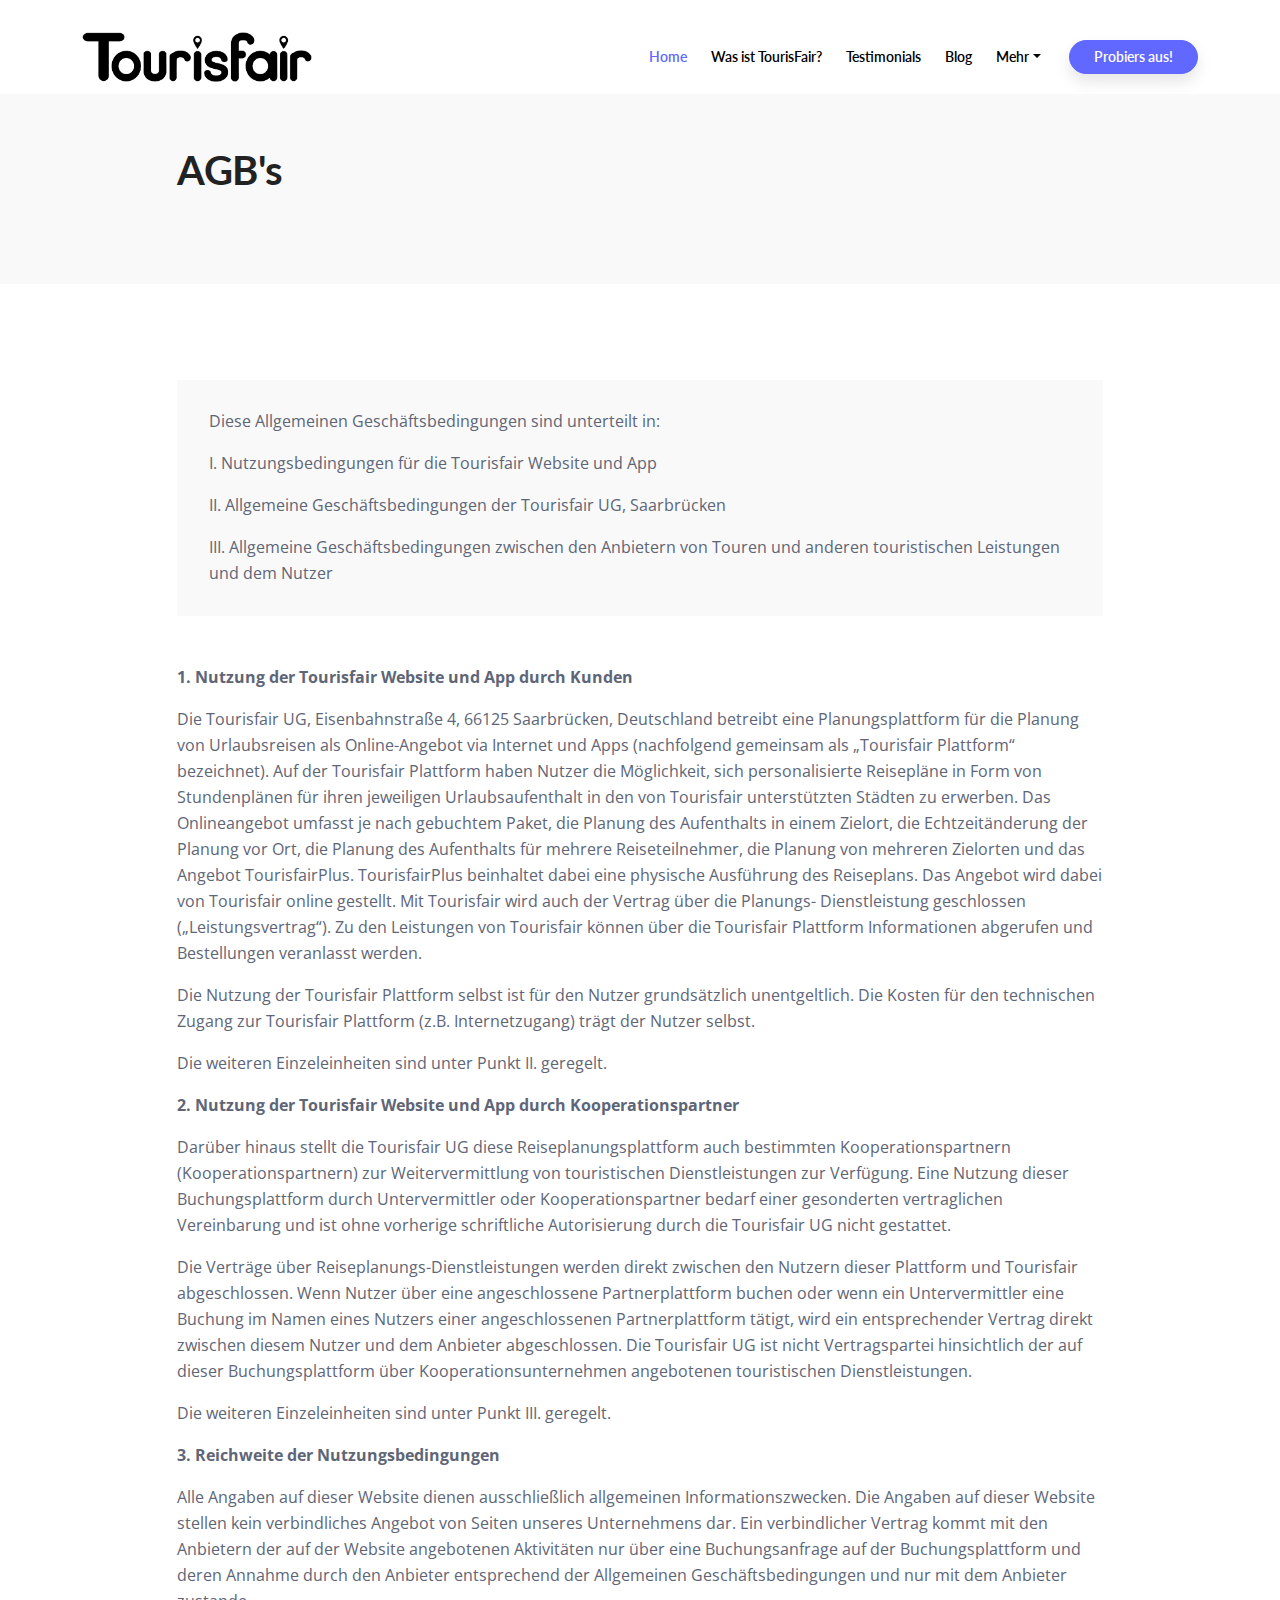
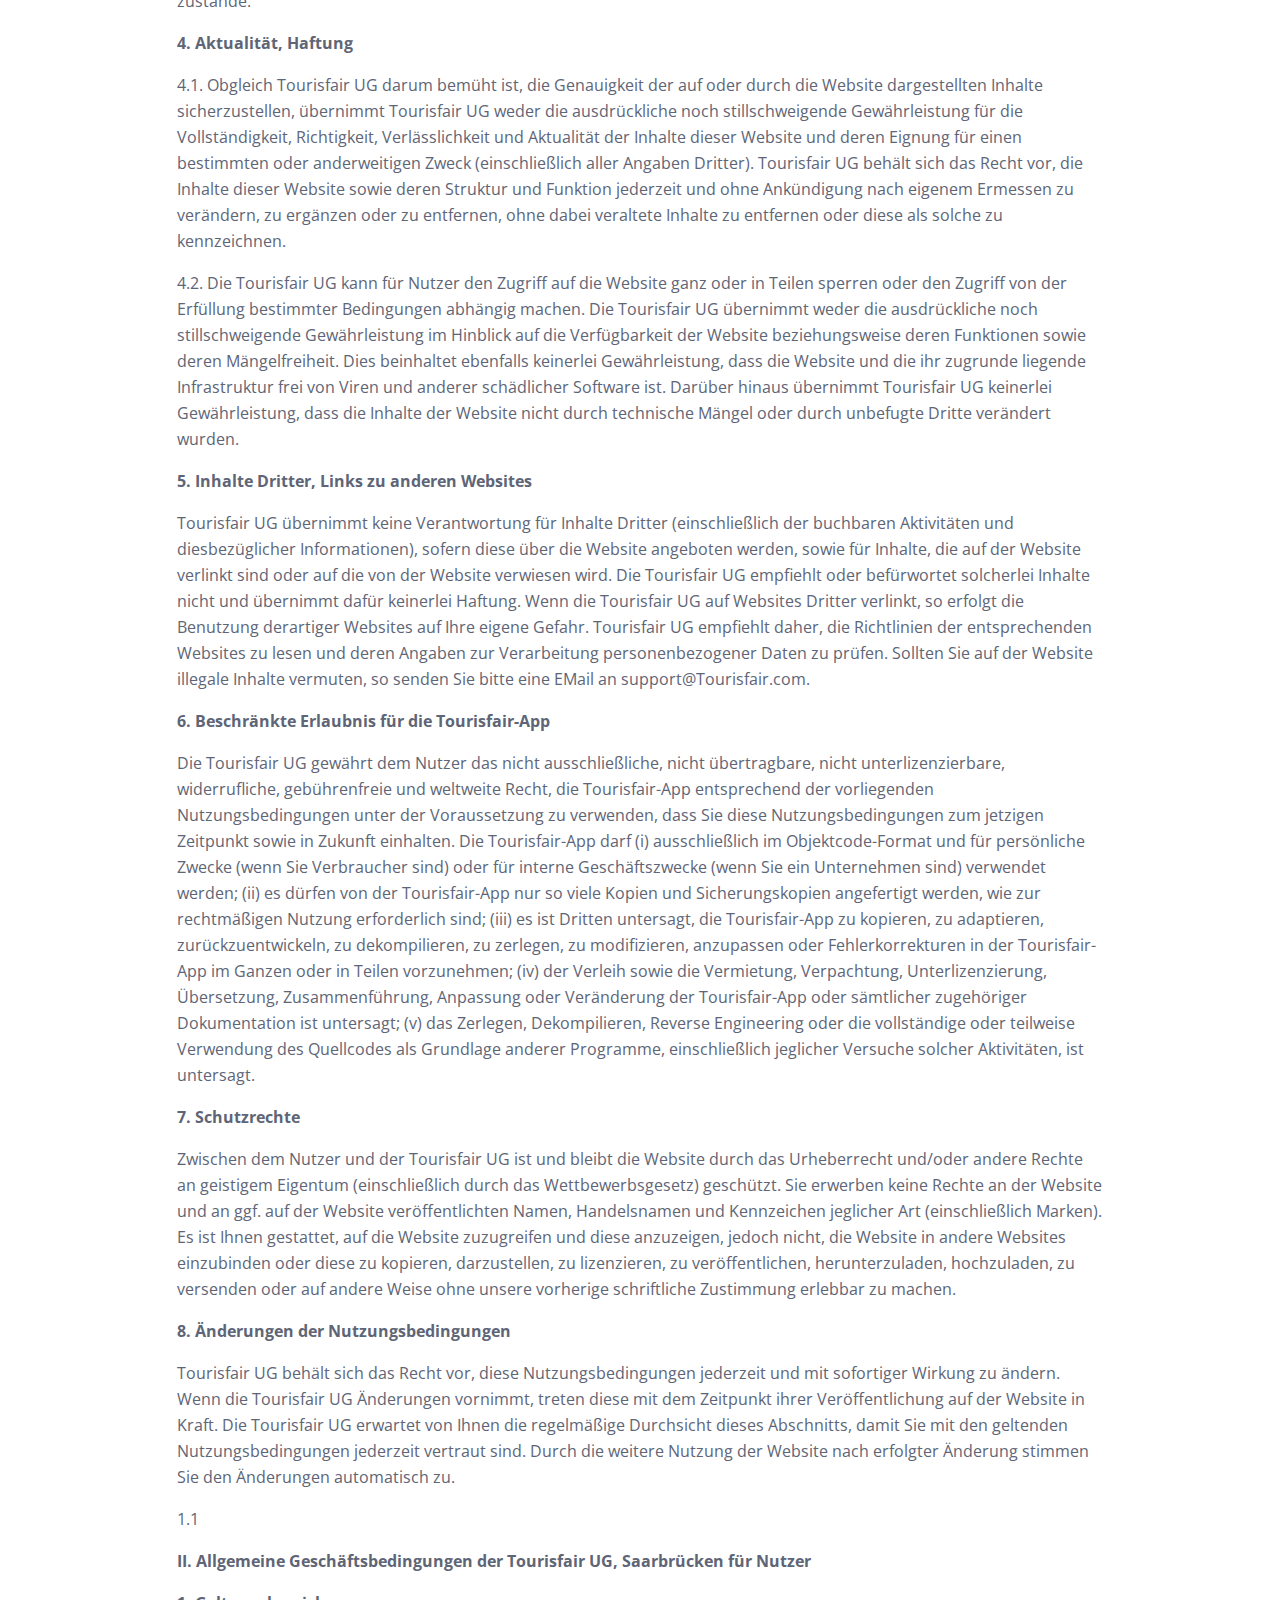
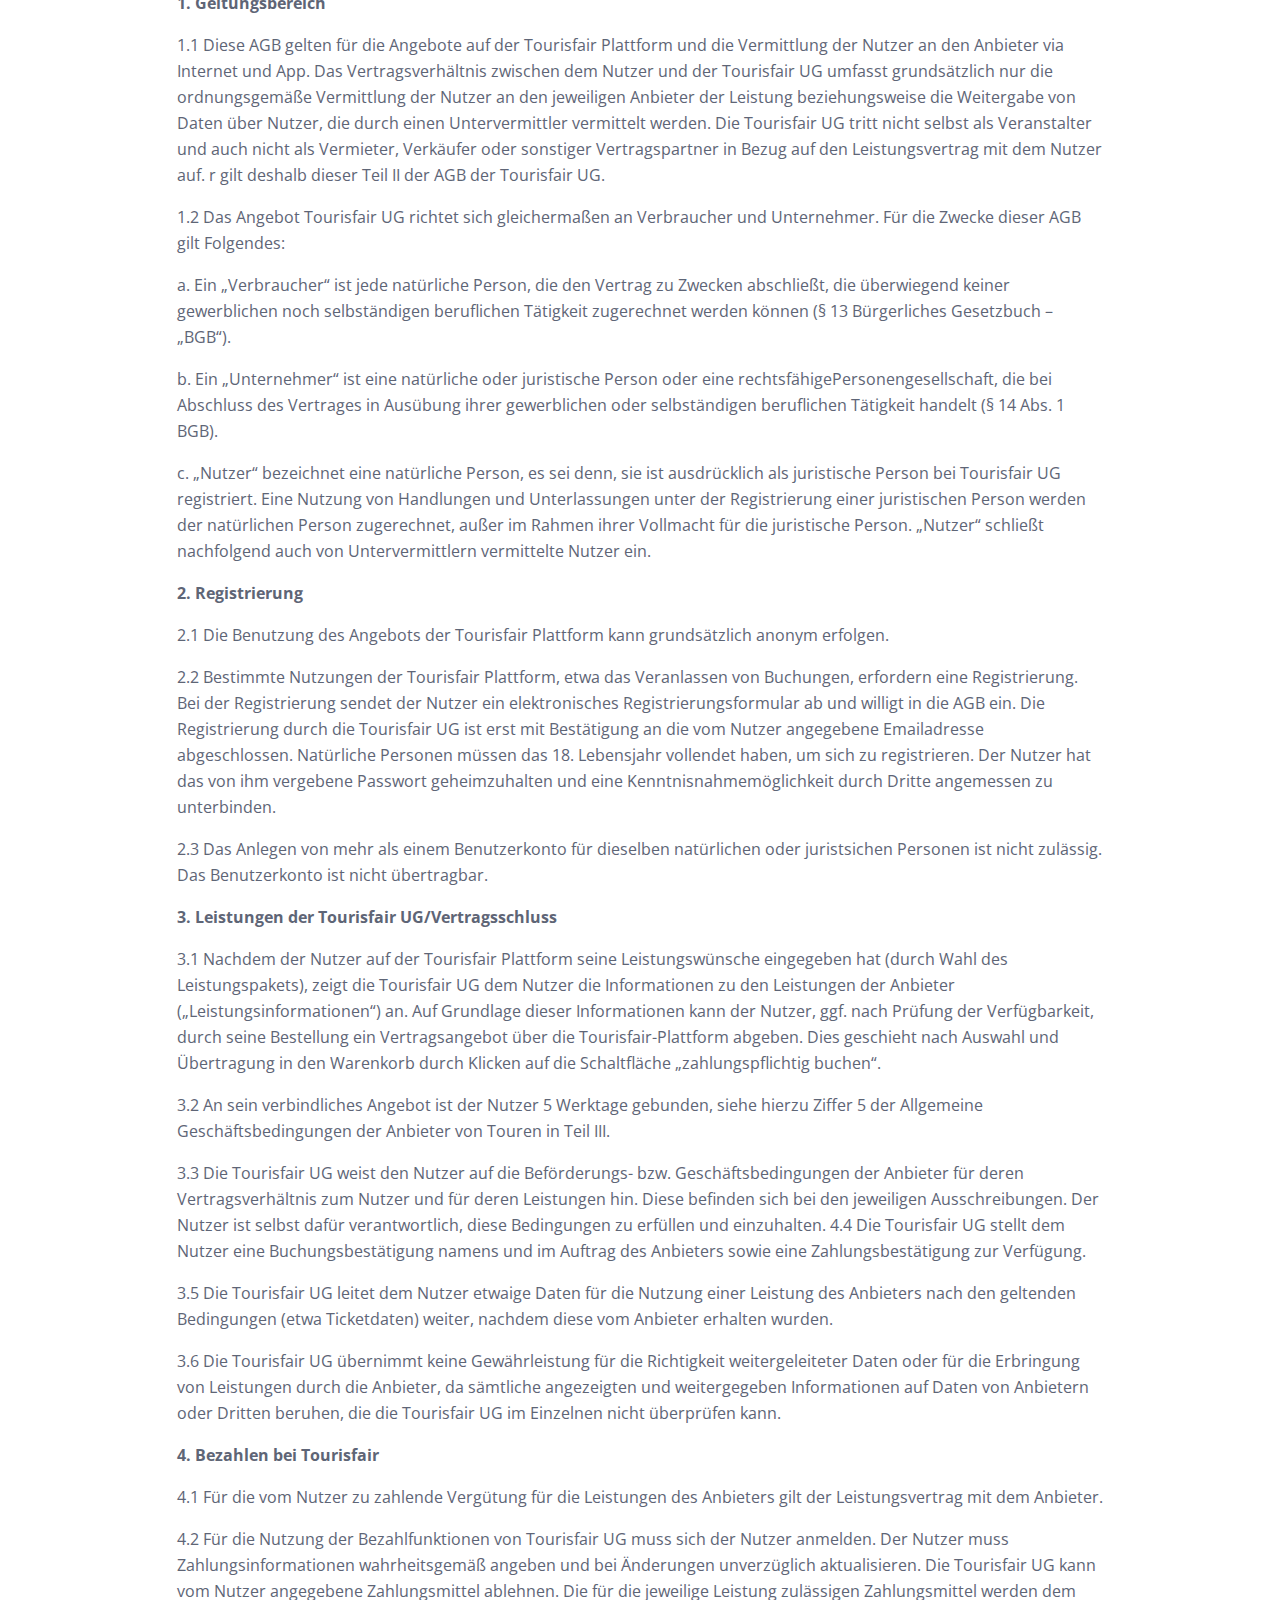
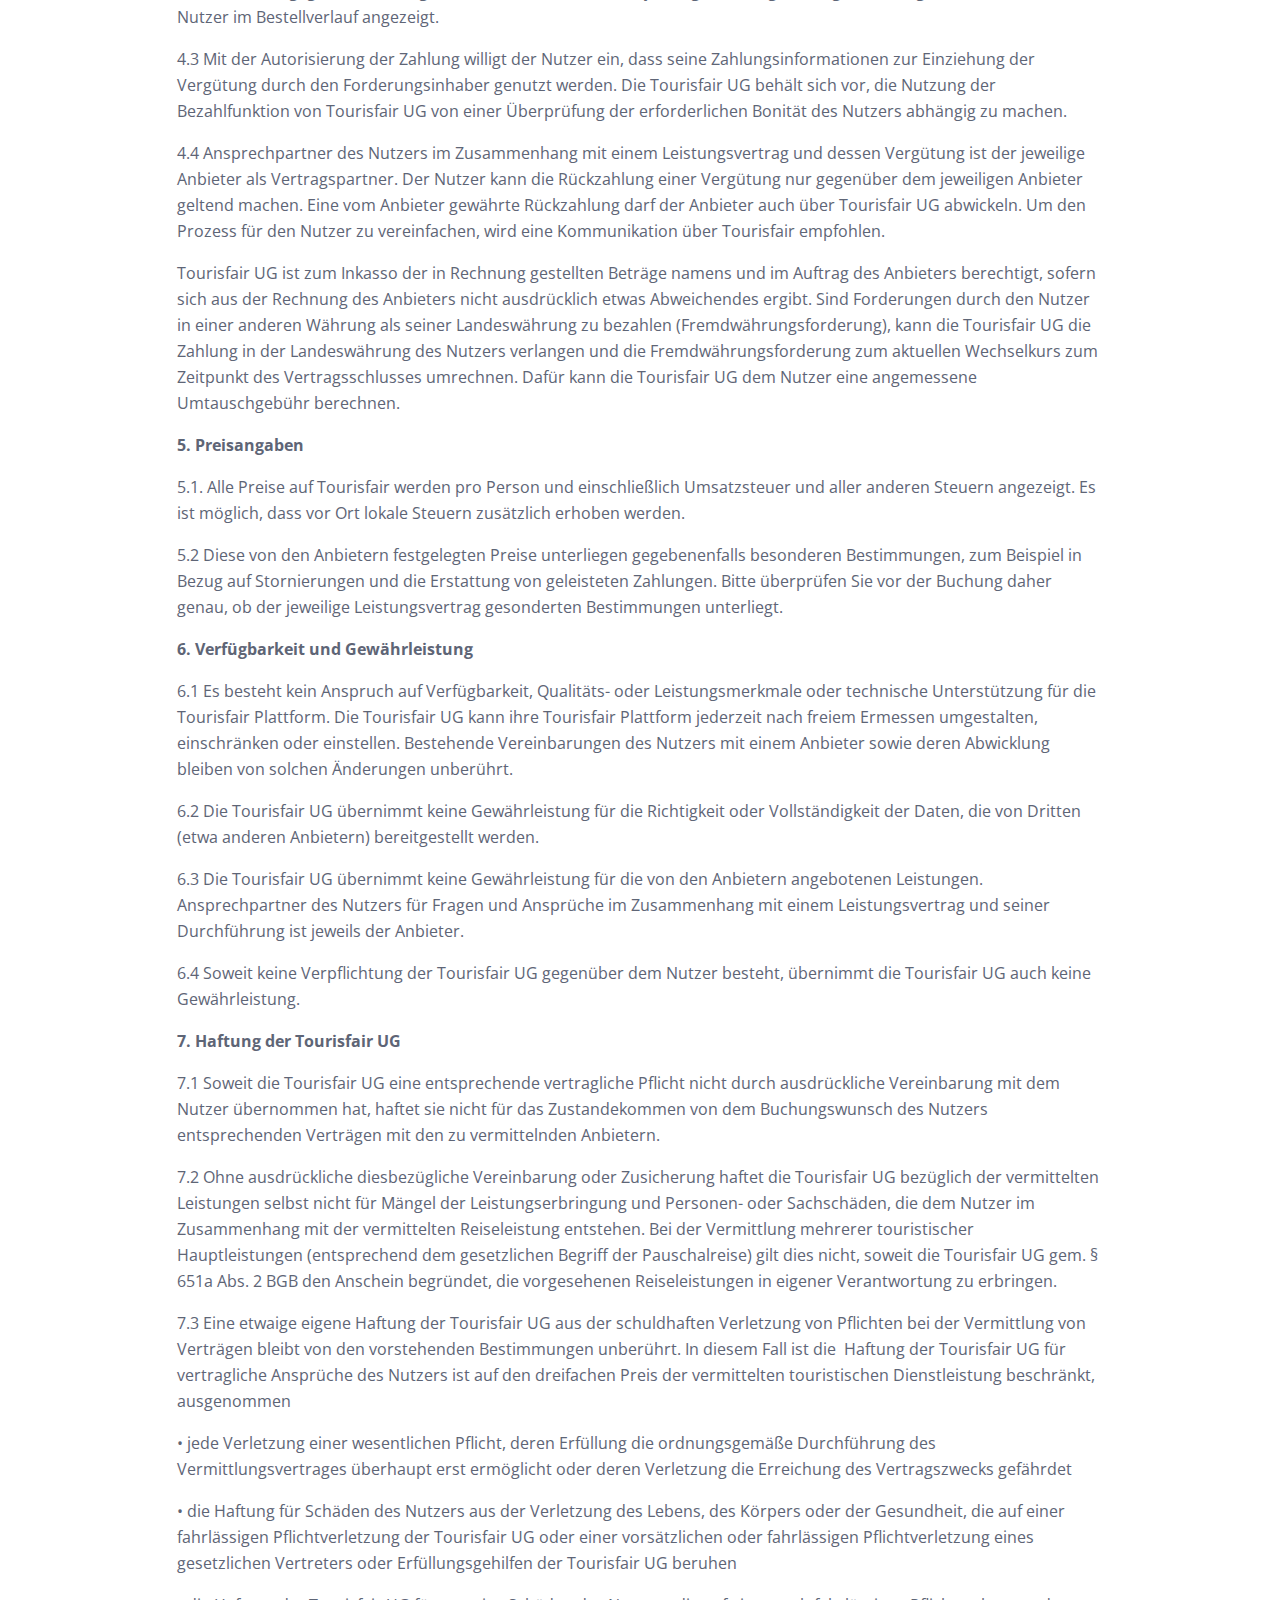
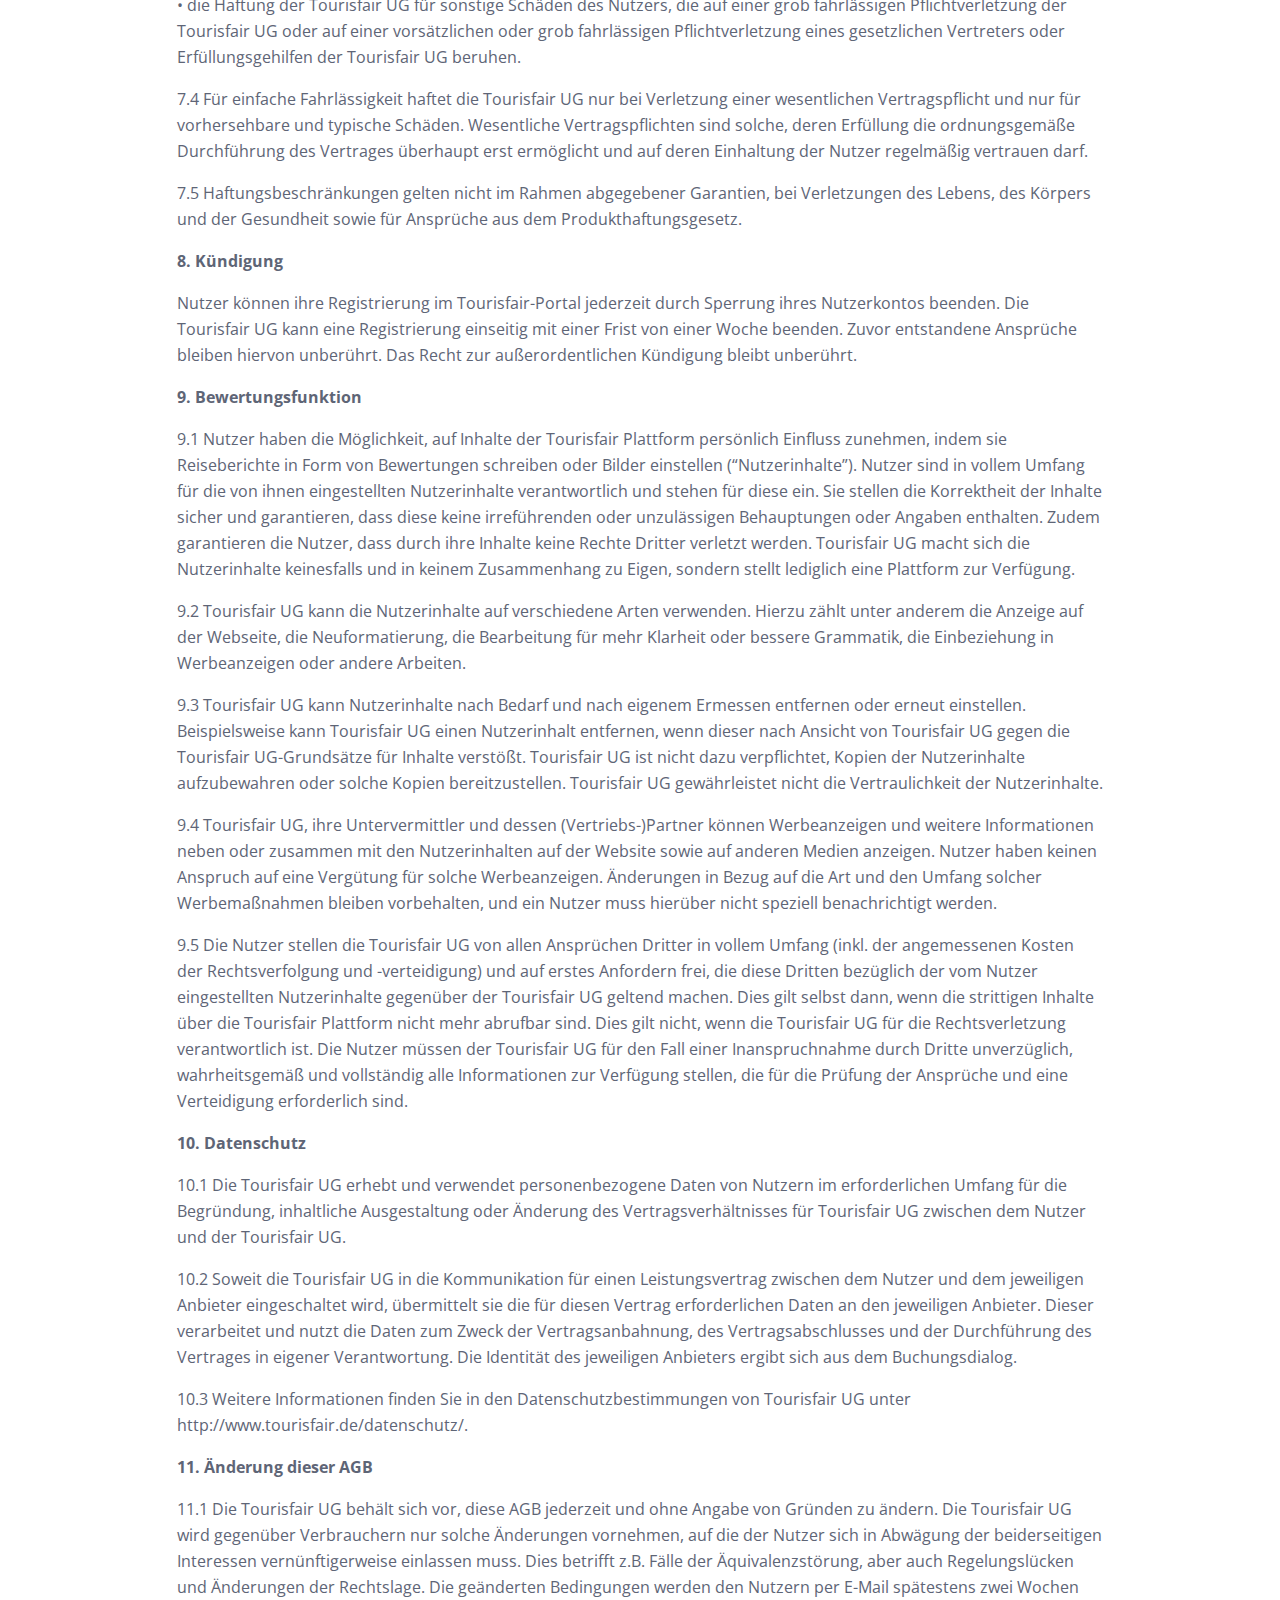
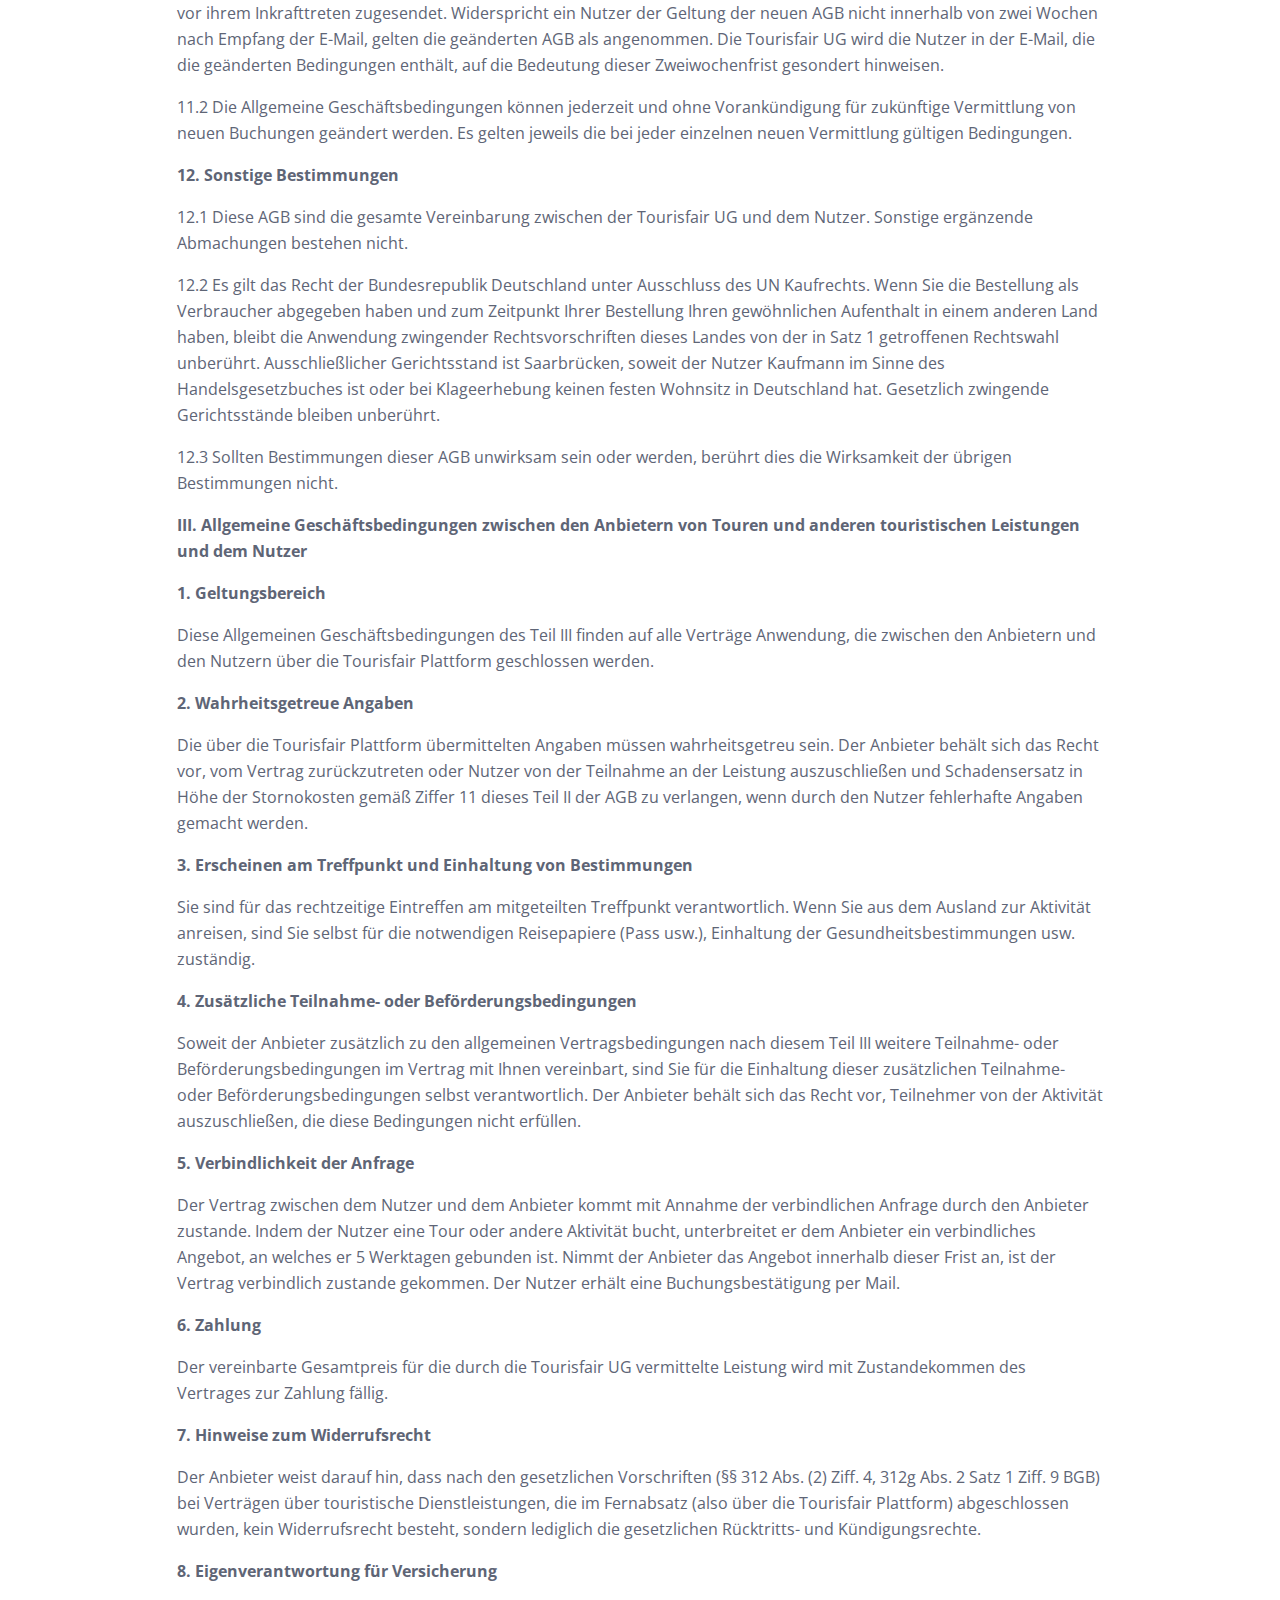
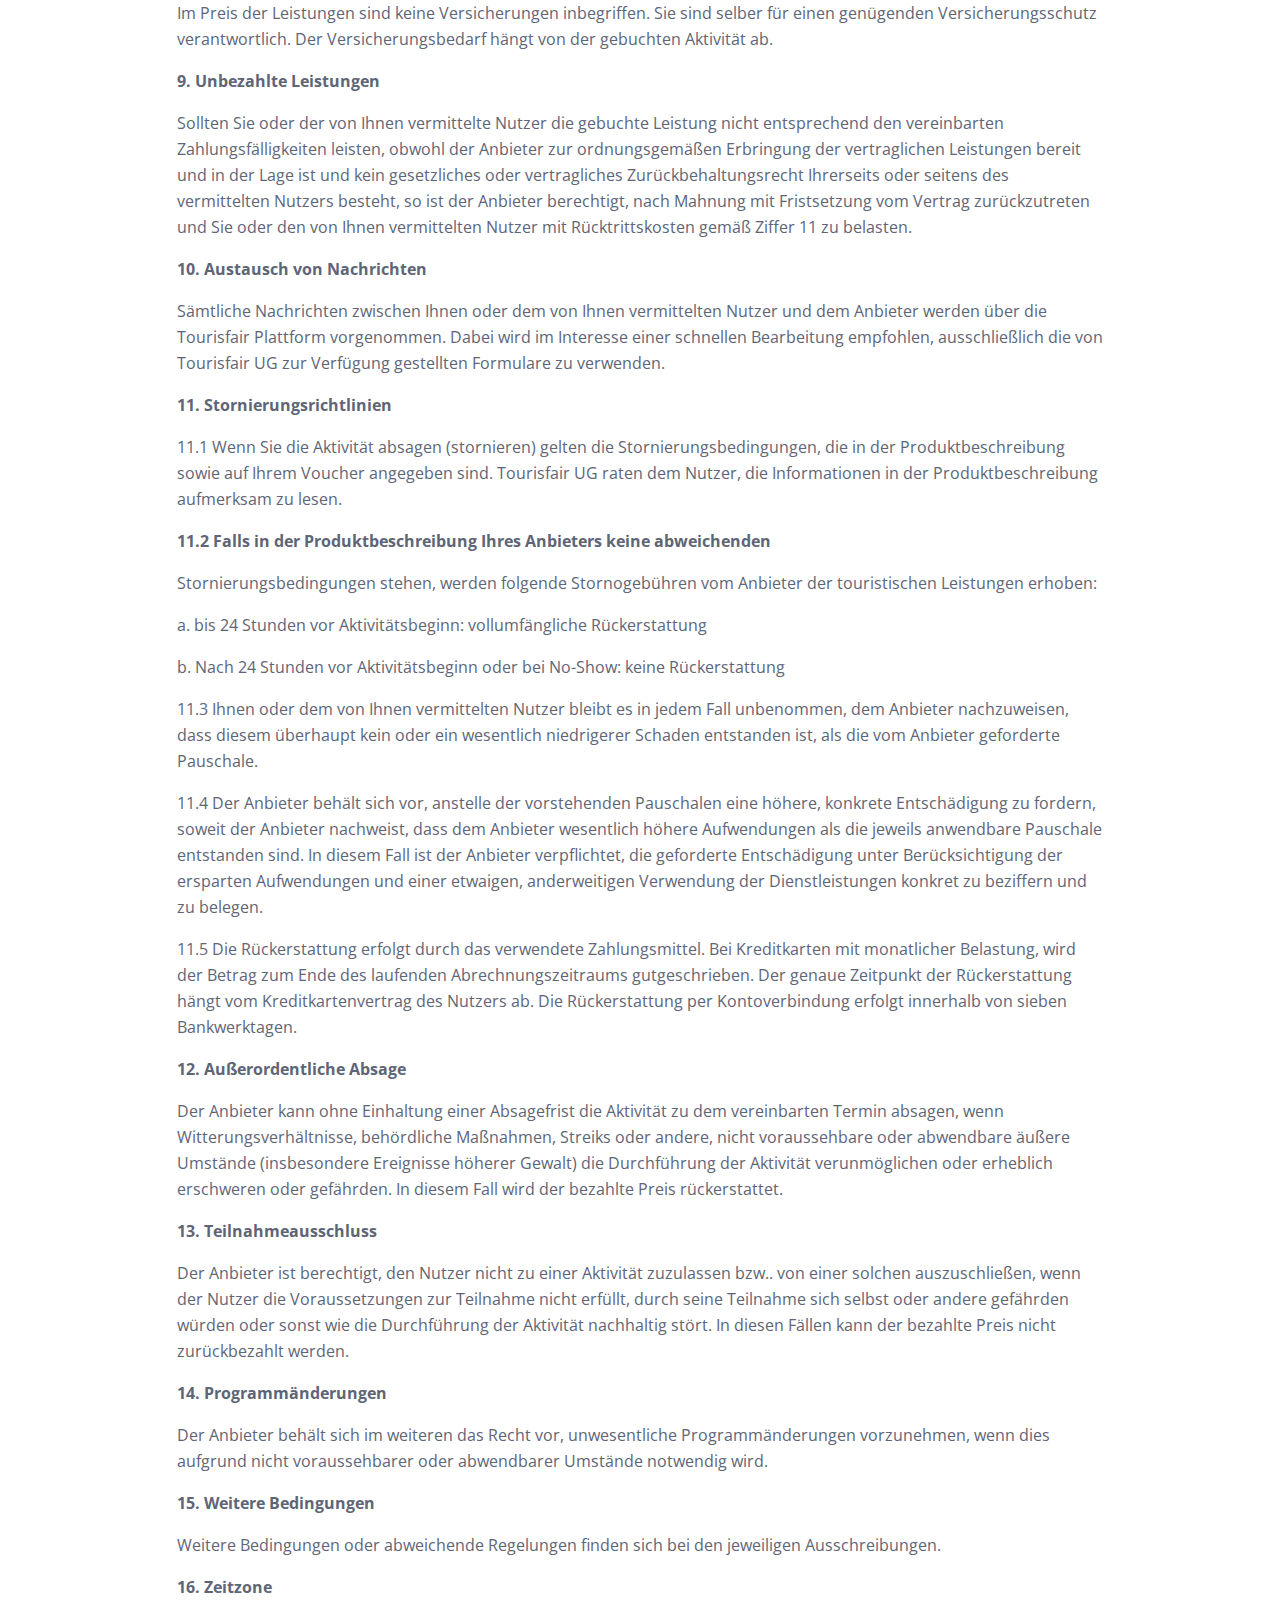
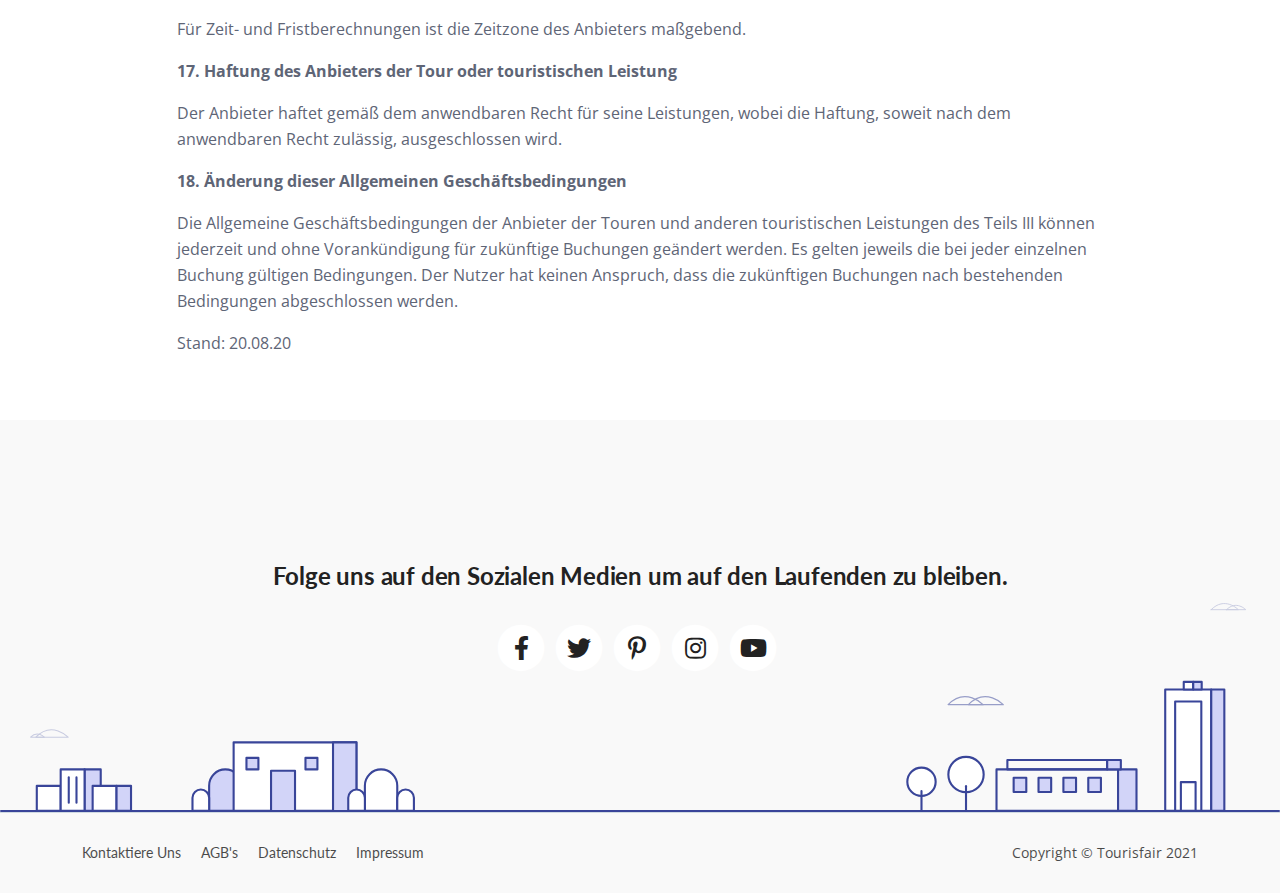
<file: landingpage/web/terms.html>
<!DOCTYPE html>
<html lang="en">
<head>
    <meta charset="utf-8">
    <meta name="viewport" content="width=device-width, initial-scale=1, shrink-to-fit=no">
    
    <!-- SEO Meta Tags -->
    <meta name="description" content="Your description">
    <meta name="author" content="Your name">

    <!-- OG Meta Tags to improve the way the post looks when you share the page on Facebook, Twitter, LinkedIn -->
	<meta property="og:site_name" content="" /> <!-- website name -->
	<meta property="og:site" content="" /> <!-- website link -->
	<meta property="og:title" content=""/> <!-- title shown in the actual shared post -->
	<meta property="og:description" content="" /> <!-- description shown in the actual shared post -->
	<meta property="og:image" content="" /> <!-- image link, make sure it's jpg -->
	<meta property="og:url" content="" /> <!-- where do you want your post to link to -->
	<meta name="twitter:card" content="summary_large_image"> <!-- to have large image post format in Twitter -->

    <!-- Webpage Title -->
    <title>Allgemeine Geschäftsbedingungen - TourisFair</title>
    
    <!-- Styles -->
    <link href="https://fonts.googleapis.com/css2?family=Open+Sans:ital,wght@0,400;0,600;0,700;1,400&display=swap" rel="stylesheet">
    <link href="css/bootstrap.min.css" rel="stylesheet">
    <link href="css/fontawesome-all.min.css" rel="stylesheet">
    <link href="css/swiper.css" rel="stylesheet">
	<link href="css/styles.css" rel="stylesheet">
	
	<!-- Favicon  -->
    <link rel="icon" href="images/favicon.png">
</head>
<body>
    
    <!-- Navigation -->
    <nav id="navbarExample" class="navbar navbar-expand-lg fixed-top navbar-light" aria-label="Main navigation">
        <div class="container">
            <!-- Image Logo -->
            <a class="navbar-brand logo-image" href="/"><img src="images/image.png" alt="alternative"></a> 

            <!-- Text Logo - Use this if you don't have a graphic logo -->
            <!-- <a class="navbar-brand logo-text" href="index.html">Zinc</a> -->

            <button class="navbar-toggler p-0 border-0" type="button" id="navbarSideCollapse" aria-label="Toggle navigation">
                <span class="navbar-toggler-icon"></span>
            </button>

            <div class="navbar-collapse offcanvas-collapse" id="navbarsExampleDefault">
                <ul class="navbar-nav ms-auto navbar-nav-scroll">
                    <li class="nav-item">
                        <a class="nav-link active" aria-current="page" href="/">Home</a>
                    </li>
                    <li class="nav-item">
                        <a class="nav-link" href="/#details">Was ist TourisFair?</a>
                    </li>
                    <li class="nav-item">
                        <a class="nav-link" href="/#testimonials">Testimonials</a>
                    </li>
                    <li class="nav-item">
                        <a class="nav-link" href="/#projects">Blog</a>
                    </li>
                    <li class="nav-item dropdown">
                        <a class="nav-link dropdown-toggle" href="#" id="dropdown01" data-bs-toggle="dropdown" aria-expanded="false">Mehr</a>
                        <ul class="dropdown-menu" aria-labelledby="dropdown01">
                            <li><a class="dropdown-item" href="impressum.html" style="color: black">Impressum</a></li>
                            <li><div class="dropdown-divider"></div></li>
                            <li><a class="dropdown-item" href="terms.html" style="color: black">AGB's</a></li>
                            <li><div class="dropdown-divider"></div></li>
                            <li><a class="dropdown-item" href="privacy.html" style="color: black">Datenschutz</a></li>
                        </ul>
                    </li>
                </ul>
                <span class="nav-item">
                    <a class="btn-solid-sm shadow-button-purple" href="#contact">Probiers aus!</a>
                </span>
            </div> <!-- end of navbar-collapse -->
        </div> <!-- end of container -->
    </nav> <!-- end of navbar -->
    <!-- end of navigation -->


    <!-- Header -->
    <header class="ex-header">
        <div class="container">
            <div class="row">
                <div class="col-xl-10 offset-xl-1">
                    <h1>AGB's</h1>
                </div> <!-- end of col -->
            </div> <!-- end of row -->
        </div> <!-- end of container -->
    </header> <!-- end of ex-header -->
    <!-- end of header -->


    <!-- Basic -->
    <div class="ex-basic-1 pt-5 pb-5">
        <div class="container">
            <div class="row">
                <div class="col-xl-10 offset-xl-1">
                    <div class="text-box mt-5 mb-5">
                        <p>Diese Allgemeinen Geschäftsbedingungen sind unterteilt in:</p>
                        <p>I. Nutzungsbedingungen für die Tourisfair Website und App</p>
                        <p>II. Allgemeine Geschäftsbedingungen der Tourisfair UG, Saarbrücken</p>
                        <p>III. Allgemeine Geschäftsbedingungen zwischen den Anbietern von Touren und anderen touristischen Leistungen und dem Nutzer</p>
                    </div> <!-- end of text-box -->
                </p>
                <p><strong>1. Nutzung der Tourisfair Website und App durch Kunden</strong></p>
                <p>Die Tourisfair UG, Eisenbahnstraße 4, 66125 Saarbrücken, Deutschland betreibt eine Planungsplattform für die Planung von Urlaubsreisen als Online-Angebot via Internet und Apps (nachfolgend gemeinsam als „Tourisfair Plattform“ bezeichnet). Auf der Tourisfair Plattform haben Nutzer die Möglichkeit, sich personalisierte Reisepläne in Form von Stundenplänen für ihren jeweiligen Urlaubsaufenthalt in den von Tourisfair unterstützten Städten zu erwerben. Das Onlineangebot umfasst je nach gebuchtem Paket, die Planung des Aufenthalts in einem Zielort, die Echtzeitänderung der Planung vor Ort, die Planung des Aufenthalts für mehrere Reiseteilnehmer, die Planung von mehreren Zielorten und das Angebot TourisfairPlus. TourisfairPlus beinhaltet dabei eine physische Ausführung des Reiseplans. Das Angebot wird dabei von Tourisfair online gestellt. Mit Tourisfair wird auch der Vertrag über die Planungs- Dienstleistung geschlossen („Leistungsvertrag“). Zu den Leistungen von Tourisfair können über die Tourisfair Plattform Informationen abgerufen und Bestellungen veranlasst werden.</p>
                <p>Die Nutzung der Tourisfair Plattform selbst ist für den Nutzer grundsätzlich unentgeltlich. Die Kosten für den technischen Zugang zur Tourisfair Plattform (z.B. Internetzugang) trägt der Nutzer selbst.<span class="Apple-converted-space">&nbsp;</span></p>
                <p>Die weiteren Einzeleinheiten sind unter Punkt II. geregelt.</p>
                <p><strong>2. Nutzung der Tourisfair Website und App durch Kooperationspartner</strong></p>
                <p>Darüber hinaus stellt die Tourisfair UG diese Reiseplanungsplattform auch bestimmten Kooperationspartnern (Kooperationspartnern) zur Weitervermittlung von touristischen Dienstleistungen zur Verfügung. Eine Nutzung dieser Buchungsplattform durch Untervermittler oder Kooperationspartner bedarf einer gesonderten vertraglichen Vereinbarung und ist ohne vorherige schriftliche Autorisierung durch die Tourisfair UG nicht gestattet.</p>
                <p>Die Verträge über Reiseplanungs-Dienstleistungen werden direkt zwischen den Nutzern dieser Plattform und Tourisfair abgeschlossen. Wenn Nutzer über eine angeschlossene Partnerplattform buchen oder wenn ein Untervermittler eine Buchung im Namen eines Nutzers einer angeschlossenen Partnerplattform tätigt, wird ein entsprechender Vertrag direkt zwischen diesem Nutzer und dem Anbieter abgeschlossen. Die Tourisfair UG ist nicht Vertragspartei hinsichtlich der auf dieser Buchungsplattform über Kooperationsunternehmen angebotenen touristischen Dienstleistungen.</p>
                <p>Die weiteren Einzeleinheiten sind unter Punkt III. geregelt.</p>
                <p><strong>3. Reichweite der Nutzungsbedingungen</strong></p>
                <p>Alle Angaben auf dieser Website dienen ausschließlich allgemeinen Informationszwecken. Die Angaben auf dieser Website stellen kein verbindliches Angebot von Seiten unseres Unternehmens dar. Ein verbindlicher Vertrag kommt mit den Anbietern der auf der Website angebotenen Aktivitäten nur über eine Buchungsanfrage auf der Buchungsplattform und deren Annahme durch den Anbieter entsprechend der Allgemeinen Geschäftsbedingungen und nur mit dem Anbieter zustande.</p>
                <p><strong>4. Aktualität, Haftung</strong></p>
                <p>4.1. Obgleich Tourisfair UG darum bemüht ist, die Genauigkeit der auf oder durch die Website dargestellten Inhalte sicherzustellen, übernimmt Tourisfair UG weder die ausdrückliche noch stillschweigende Gewährleistung für die Vollständigkeit, Richtigkeit, Verlässlichkeit und Aktualität der Inhalte dieser Website und deren Eignung für einen bestimmten oder anderweitigen Zweck (einschließlich aller Angaben Dritter). Tourisfair UG behält sich das Recht vor, die Inhalte dieser Website sowie deren Struktur und Funktion jederzeit und ohne Ankündigung nach eigenem Ermessen zu verändern, zu ergänzen oder zu entfernen, ohne dabei veraltete Inhalte zu entfernen oder diese als solche zu kennzeichnen.<span class="Apple-converted-space">&nbsp;</span></p>
                <p>4.2. Die Tourisfair UG kann für Nutzer den Zugriff auf die Website ganz oder in Teilen sperren oder den Zugriff von der Erfüllung bestimmter Bedingungen abhängig machen. Die Tourisfair UG übernimmt weder die ausdrückliche noch stillschweigende Gewährleistung im Hinblick auf die Verfügbarkeit der Website beziehungsweise deren Funktionen sowie deren Mängelfreiheit. Dies beinhaltet ebenfalls keinerlei Gewährleistung, dass die Website und die ihr zugrunde liegende Infrastruktur frei von Viren und anderer schädlicher Software ist. Darüber hinaus übernimmt Tourisfair UG keinerlei Gewährleistung, dass die Inhalte der Website nicht durch technische Mängel oder durch unbefugte Dritte verändert wurden.<span class="Apple-converted-space">&nbsp;</span></p>
                <p><strong>5. Inhalte Dritter, Links zu anderen Websites</strong></p>
                <p>Tourisfair UG übernimmt keine Verantwortung für Inhalte Dritter (einschließlich der buchbaren Aktivitäten und diesbezüglicher Informationen), sofern diese über die Website angeboten werden, sowie für Inhalte, die auf der Website verlinkt sind oder auf die von der Website verwiesen wird. Die Tourisfair UG empﬁehlt oder befürwortet solcherlei Inhalte nicht und übernimmt dafür keinerlei Haftung. Wenn die Tourisfair UG auf Websites Dritter verlinkt, so erfolgt die Benutzung derartiger Websites auf Ihre eigene Gefahr. Tourisfair UG empﬁehlt daher, die Richtlinien der entsprechenden Websites zu lesen und deren Angaben zur Verarbeitung personenbezogener Daten zu prüfen. Sollten Sie auf der Website illegale Inhalte vermuten, so senden Sie bitte eine EMail an support@Tourisfair.com.</p>
                <p><strong>6. Beschränkte Erlaubnis für die Tourisfair-App</strong></p>
                <p>Die Tourisfair UG gewährt dem Nutzer das nicht ausschließliche, nicht übertragbare, nicht unterlizenzierbare, widerruﬂiche, gebührenfreie und weltweite Recht, die Tourisfair-App entsprechend der vorliegenden Nutzungsbedingungen unter der Voraussetzung zu verwenden, dass Sie diese Nutzungsbedingungen zum jetzigen Zeitpunkt sowie in Zukunft einhalten. Die Tourisfair-App darf (i) ausschließlich im Objektcode-Format und für persönliche Zwecke (wenn Sie Verbraucher sind) oder für interne Geschäftszwecke (wenn Sie ein Unternehmen sind) verwendet werden; (ii) es dürfen von der Tourisfair-App nur so viele Kopien und Sicherungskopien angefertigt werden, wie zur rechtmäßigen Nutzung erforderlich sind; (iii) es ist Dritten untersagt, die Tourisfair-App zu kopieren, zu adaptieren, zurückzuentwickeln, zu dekompilieren, zu zerlegen, zu modiﬁzieren, anzupassen oder Fehlerkorrekturen in der Tourisfair-App im Ganzen oder in Teilen vorzunehmen; (iv) der Verleih sowie die Vermietung, Verpachtung, Unterlizenzierung, Übersetzung, Zusammenführung, Anpassung oder Veränderung der Tourisfair-App oder sämtlicher zugehöriger Dokumentation ist untersagt; (v) das Zerlegen, Dekompilieren, Reverse Engineering oder die vollständige oder teilweise Verwendung des Quellcodes als Grundlage anderer Programme, einschließlich jeglicher Versuche solcher Aktivitäten, ist untersagt.</p>
                <p><strong>7. Schutzrechte</strong></p>
                <p>Zwischen dem Nutzer und der Tourisfair UG ist und bleibt die Website durch das Urheberrecht und/oder andere Rechte an geistigem Eigentum (einschließlich durch das Wettbewerbsgesetz) geschützt. Sie erwerben keine Rechte an der Website und an ggf. auf der Website veröffentlichten Namen, Handelsnamen und Kennzeichen jeglicher Art (einschließlich Marken). Es ist Ihnen gestattet, auf die Website zuzugreifen und diese anzuzeigen, jedoch nicht, die Website in andere Websites einzubinden oder diese zu kopieren, darzustellen, zu lizenzieren, zu veröffentlichen, herunterzuladen, hochzuladen, zu versenden oder auf andere Weise ohne unsere vorherige schriftliche Zustimmung erlebbar zu machen.</p>
                <p><strong>8. Änderungen der Nutzungsbedingungen</strong></p>
                <p>Tourisfair UG behält sich das Recht vor, diese Nutzungsbedingungen jederzeit und mit sofortiger Wirkung zu ändern. Wenn die Tourisfair UG Änderungen vornimmt, treten diese mit dem Zeitpunkt ihrer Veröffentlichung auf der Website in Kraft. Die Tourisfair UG erwartet von Ihnen die regelmäßige Durchsicht dieses Abschnitts, damit Sie mit den geltenden Nutzungsbedingungen jederzeit vertraut sind. Durch die weitere Nutzung der Website nach erfolgter Änderung stimmen Sie den Änderungen automatisch zu.</p>
                <p>1.1<span class="Apple-converted-space">&nbsp;</span></p>
                <p><strong>II. Allgemeine Geschäftsbedingungen der Tourisfair UG, Saarbrücken für Nutzer</strong></p>
                <p><strong>1. Geltungsbereich</strong></p>
                <p>1.1 Diese AGB gelten für die Angebote auf der Tourisfair Plattform und die Vermittlung der Nutzer an den Anbieter via Internet und App. Das Vertragsverhältnis zwischen dem Nutzer und der Tourisfair UG umfasst grundsätzlich nur die ordnungsgemäße Vermittlung der Nutzer an den jeweiligen Anbieter der Leistung beziehungsweise die Weitergabe von Daten über Nutzer, die durch einen Untervermittler vermittelt werden. Die Tourisfair UG tritt nicht selbst als Veranstalter und auch nicht als Vermieter, Verkäufer oder sonstiger Vertragspartner in Bezug auf den Leistungsvertrag mit dem Nutzer auf. r gilt deshalb dieser Teil II der AGB der Tourisfair UG.</p>
                <p>1.2 Das Angebot Tourisfair UG richtet sich gleichermaßen an Verbraucher und Unternehmer. Für die Zwecke dieser AGB gilt Folgendes:</p>
                <p>a. Ein „Verbraucher“ ist jede natürliche Person, die den Vertrag zu Zwecken abschließt, die überwiegend keiner gewerblichen noch selbständigen beruﬂichen Tätigkeit zugerechnet werden können (§ 13 Bürgerliches Gesetzbuch – „BGB“).</p>
                <p>b. Ein „Unternehmer“ ist eine natürliche oder juristische Person oder eine rechtsfähigePersonengesellschaft, die bei Abschluss des Vertrages in Ausübung ihrer gewerblichen oder selbständigen beruﬂichen Tätigkeit handelt (§ 14 Abs. 1 BGB).</p>
                <p>c. „Nutzer“ bezeichnet eine natürliche Person, es sei denn, sie ist ausdrücklich als juristische Person bei Tourisfair UG registriert. Eine Nutzung von Handlungen und Unterlassungen unter der Registrierung einer juristischen Person werden der natürlichen Person zugerechnet, außer im Rahmen ihrer Vollmacht für die juristische Person. „Nutzer“ schließt nachfolgend auch von Untervermittlern vermittelte Nutzer ein.</p>
                <p><strong>2. Registrierung</strong></p>
                <p>2.1 Die Benutzung des Angebots der Tourisfair Plattform kann grundsätzlich anonym erfolgen.</p>
                <p>2.2 Bestimmte Nutzungen der Tourisfair Plattform, etwa das Veranlassen von Buchungen, erfordern eine Registrierung. Bei der Registrierung sendet der Nutzer ein elektronisches Registrierungsformular ab und willigt in die AGB ein. Die Registrierung durch die Tourisfair UG ist erst mit Bestätigung an die vom Nutzer angegebene Emailadresse abgeschlossen. Natürliche Personen müssen das 18. Lebensjahr vollendet haben, um sich zu registrieren. Der Nutzer hat das von ihm vergebene Passwort geheimzuhalten und eine Kenntnisnahmemöglichkeit durch Dritte angemessen zu unterbinden.</p>
                <p>2.3 Das Anlegen von mehr als einem Benutzerkonto für dieselben natürlichen oder juristsichen Personen ist nicht zulässig. Das Benutzerkonto ist nicht übertragbar.</p>
                <p><strong>3. Leistungen der Tourisfair UG/Vertragsschluss</strong></p>
                <p>3.1 Nachdem der Nutzer auf der Tourisfair Plattform seine Leistungswünsche eingegeben hat (durch Wahl des Leistungspakets), zeigt die Tourisfair UG dem Nutzer die Informationen zu den Leistungen der Anbieter („Leistungsinformationen“) an. Auf Grundlage dieser Informationen kann der Nutzer, ggf. nach Prüfung der Verfügbarkeit, durch seine Bestellung ein Vertragsangebot über die Tourisfair-Plattform abgeben. Dies geschieht nach Auswahl und Übertragung in den Warenkorb durch Klicken auf die Schaltﬂäche „zahlungspﬂichtig buchen“.</p>
                <p>3.2 An sein verbindliches Angebot ist der Nutzer 5 Werktage gebunden, siehe hierzu Ziffer 5 der Allgemeine Geschäftsbedingungen der Anbieter von Touren in Teil III.</p>
                <p>3.3 Die Tourisfair UG weist den Nutzer auf die Beförderungs- bzw. Geschäftsbedingungen der Anbieter für deren Vertragsverhältnis zum Nutzer und für deren Leistungen hin. Diese beﬁnden sich bei den jeweiligen Ausschreibungen. Der Nutzer ist selbst dafür verantwortlich, diese Bedingungen zu erfüllen und einzuhalten. 4.4 Die Tourisfair UG stellt dem Nutzer eine Buchungsbestätigung namens und im Auftrag des Anbieters sowie eine Zahlungsbestätigung zur Verfügung.<span class="Apple-converted-space">&nbsp;</span></p>
                <p>3.5 Die Tourisfair UG leitet dem Nutzer etwaige Daten für die Nutzung einer Leistung des Anbieters nach den geltenden Bedingungen (etwa Ticketdaten) weiter, nachdem diese vom Anbieter erhalten wurden.</p>
                <p>3.6 Die Tourisfair UG übernimmt keine Gewährleistung für die Richtigkeit weitergeleiteter Daten oder für die Erbringung von Leistungen durch die Anbieter, da sämtliche angezeigten und weitergegeben Informationen auf Daten von Anbietern oder Dritten beruhen, die die Tourisfair UG im Einzelnen nicht überprüfen kann.</p>
                <p><strong>4. Bezahlen bei Tourisfair</strong></p>
                <p>4.1 Für die vom Nutzer zu zahlende Vergütung für die Leistungen des Anbieters gilt der Leistungsvertrag mit dem Anbieter.</p>
                <p>4.2 Für die Nutzung der Bezahlfunktionen von Tourisfair UG muss sich der Nutzer anmelden. Der Nutzer muss Zahlungsinformationen wahrheitsgemäß angeben und bei Änderungen unverzüglich aktualisieren. Die Tourisfair UG kann vom Nutzer angegebene Zahlungsmittel ablehnen. Die für die jeweilige Leistung zulässigen Zahlungsmittel werden dem Nutzer im Bestellverlauf angezeigt.</p>
                <p>4.3 Mit der Autorisierung der Zahlung willigt der Nutzer ein, dass seine Zahlungsinformationen zur Einziehung der Vergütung durch den Forderungsinhaber genutzt werden. Die Tourisfair UG behält sich vor, die Nutzung der Bezahlfunktion von Tourisfair UG von einer Überprüfung der erforderlichen Bonität des Nutzers abhängig zu machen.</p>
                <p>4.4 Ansprechpartner des Nutzers im Zusammenhang mit einem Leistungsvertrag und dessen Vergütung ist der jeweilige Anbieter als Vertragspartner. Der Nutzer kann die Rückzahlung einer Vergütung nur gegenüber dem jeweiligen Anbieter geltend machen. Eine vom Anbieter gewährte Rückzahlung darf der Anbieter auch über Tourisfair UG abwickeln. Um den Prozess für den Nutzer zu vereinfachen, wird eine Kommunikation über Tourisfair empfohlen.</p>
                <p>Tourisfair UG ist zum Inkasso der in Rechnung gestellten Beträge namens und im Auftrag des Anbieters berechtigt, sofern sich aus der Rechnung des Anbieters nicht ausdrücklich etwas Abweichendes ergibt. Sind Forderungen durch den Nutzer in einer anderen Währung als seiner Landeswährung zu bezahlen (Fremdwährungsforderung), kann die Tourisfair UG die Zahlung in der Landeswährung des Nutzers verlangen und die Fremdwährungsforderung zum aktuellen Wechselkurs zum Zeitpunkt des Vertragsschlusses umrechnen. Dafür kann die Tourisfair UG dem Nutzer eine angemessene Umtauschgebühr berechnen.</p>
                <p><strong>5. Preisangaben</strong></p>
                <p>5.1. Alle Preise auf Tourisfair werden pro Person und einschließlich Umsatzsteuer und aller anderen Steuern angezeigt. Es ist möglich, dass vor Ort lokale Steuern zusätzlich erhoben werden.</p>
                <p>5.2 Diese von den Anbietern festgelegten Preise unterliegen gegebenenfalls besonderen Bestimmungen, zum Beispiel in Bezug auf Stornierungen und die Erstattung von geleisteten Zahlungen. Bitte überprüfen Sie vor der Buchung daher genau, ob der jeweilige Leistungsvertrag gesonderten Bestimmungen unterliegt.</p>
                <p><strong>6. Verfügbarkeit und Gewährleistung</strong></p>
                <p>6.1 Es besteht kein Anspruch auf Verfügbarkeit, Qualitäts- oder Leistungsmerkmale oder technische Unterstützung für die Tourisfair Plattform. Die Tourisfair UG kann ihre Tourisfair Plattform jederzeit nach freiem Ermessen umgestalten, einschränken oder einstellen. Bestehende Vereinbarungen des Nutzers mit einem Anbieter sowie deren Abwicklung bleiben von solchen Änderungen unberührt.</p>
                <p>6.2 Die Tourisfair UG übernimmt keine Gewährleistung für die Richtigkeit oder Vollständigkeit der Daten, die von Dritten (etwa anderen Anbietern) bereitgestellt werden.</p>
                <p>6.3 Die Tourisfair UG übernimmt keine Gewährleistung für die von den Anbietern angebotenen Leistungen. Ansprechpartner des Nutzers für Fragen und Ansprüche im Zusammenhang mit einem Leistungsvertrag und seiner Durchführung ist jeweils der Anbieter.</p>
                <p>6.4 Soweit keine Verpﬂichtung der Tourisfair UG gegenüber dem Nutzer besteht, übernimmt die Tourisfair UG auch keine Gewährleistung.</p>
                <p><strong>7. Haftung der Tourisfair UG</strong></p>
                <p>7.1 Soweit die Tourisfair UG eine entsprechende vertragliche Pﬂicht nicht durch ausdrückliche Vereinbarung mit dem Nutzer übernommen hat, haftet sie nicht für das Zustandekommen von dem Buchungswunsch des Nutzers entsprechenden Verträgen mit den zu vermittelnden Anbietern.</p>
                <p>7.2 Ohne ausdrückliche diesbezügliche Vereinbarung oder Zusicherung haftet die Tourisfair UG bezüglich der vermittelten Leistungen selbst nicht für Mängel der Leistungserbringung und Personen- oder Sachschäden, die dem Nutzer im Zusammenhang mit der vermittelten Reiseleistung entstehen. Bei der Vermittlung mehrerer touristischer Hauptleistungen (entsprechend dem gesetzlichen Begriff der Pauschalreise) gilt dies nicht, soweit die Tourisfair UG gem. § 651a Abs. 2 BGB den Anschein begründet, die vorgesehenen Reiseleistungen in eigener Verantwortung zu erbringen.<span class="Apple-converted-space">&nbsp;</span></p>
                <p>7.3 Eine etwaige eigene Haftung der Tourisfair UG aus der schuldhaften Verletzung von Pﬂichten bei der Vermittlung von Verträgen bleibt von den vorstehenden Bestimmungen unberührt. In diesem Fall ist die<span class="Apple-converted-space">&nbsp; </span>Haftung der Tourisfair UG für vertragliche Ansprüche des Nutzers ist auf den dreifachen Preis der vermittelten touristischen Dienstleistung beschränkt, ausgenommen</p>
                <p>• jede Verletzung einer wesentlichen Pﬂicht, deren Erfüllung die ordnungsgemäße Durchführung des Vermittlungsvertrages überhaupt erst ermöglicht oder deren Verletzung die Erreichung des Vertragszwecks gefährdet</p>
                <p>• die Haftung für Schäden des Nutzers aus der Verletzung des Lebens, des Körpers oder der Gesundheit, die auf einer fahrlässigen Pﬂichtverletzung der Tourisfair UG oder einer vorsätzlichen oder fahrlässigen Pﬂichtverletzung eines gesetzlichen Vertreters oder Erfüllungsgehilfen der Tourisfair UG beruhen</p>
                <p>• die Haftung der Tourisfair UG für sonstige Schäden des Nutzers, die auf einer grob fahrlässigen Pﬂichtverletzung der Tourisfair UG oder auf einer vorsätzlichen oder grob fahrlässigen Pﬂichtverletzung eines gesetzlichen Vertreters oder Erfüllungsgehilfen der Tourisfair UG beruhen.</p>
                <p>7.4 Für einfache Fahrlässigkeit haftet die Tourisfair UG nur bei Verletzung einer wesentlichen Vertragspﬂicht und nur für vorhersehbare und typische Schäden. Wesentliche Vertragspﬂichten sind solche, deren Erfüllung die ordnungsgemäße Durchführung des Vertrages überhaupt erst ermöglicht und auf deren Einhaltung der Nutzer regelmäßig vertrauen darf.</p>
                <p>7.5 Haftungsbeschränkungen gelten nicht im Rahmen abgegebener Garantien, bei Verletzungen des Lebens, des Körpers und der Gesundheit sowie für Ansprüche aus dem Produkthaftungsgesetz.</p>
                <p><strong>8. Kündigung</strong></p>
                <p>Nutzer können ihre Registrierung im Tourisfair-Portal jederzeit durch Sperrung ihres Nutzerkontos beenden. Die Tourisfair UG kann eine Registrierung einseitig mit einer Frist von einer Woche beenden. Zuvor entstandene Ansprüche bleiben hiervon unberührt. Das Recht zur außerordentlichen Kündigung bleibt unberührt.</p>
                <p><strong>9. Bewertungsfunktion</strong></p>
                <p>9.1 Nutzer haben die Möglichkeit, auf Inhalte der Tourisfair Plattform persönlich Einﬂuss zunehmen, indem sie Reiseberichte in Form von Bewertungen schreiben oder Bilder einstellen (“Nutzerinhalte”). Nutzer sind in vollem Umfang für die von ihnen eingestellten Nutzerinhalte verantwortlich und stehen für diese ein. Sie stellen die Korrektheit der Inhalte sicher und garantieren, dass diese keine irreführenden oder unzulässigen Behauptungen oder Angaben enthalten. Zudem garantieren die Nutzer, dass durch ihre Inhalte keine Rechte Dritter verletzt werden. Tourisfair UG macht sich die Nutzerinhalte keinesfalls und in keinem Zusammenhang zu Eigen, sondern stellt lediglich eine Plattform zur Verfügung.</p>
                <p>9.2 Tourisfair UG kann die Nutzerinhalte auf verschiedene Arten verwenden. Hierzu zählt unter anderem die Anzeige auf der Webseite, die Neuformatierung, die Bearbeitung für mehr Klarheit oder bessere Grammatik, die Einbeziehung in Werbeanzeigen oder andere Arbeiten.</p>
                <p>9.3 Tourisfair UG kann Nutzerinhalte nach Bedarf und nach eigenem Ermessen entfernen oder erneut einstellen. Beispielsweise kann Tourisfair UG einen Nutzerinhalt entfernen, wenn dieser nach Ansicht von Tourisfair UG gegen die Tourisfair UG-Grundsätze für Inhalte verstößt. Tourisfair UG ist nicht dazu verpﬂichtet, Kopien der Nutzerinhalte aufzubewahren oder solche Kopien bereitzustellen. Tourisfair UG gewährleistet nicht die Vertraulichkeit der Nutzerinhalte.</p>
                <p>9.4 Tourisfair UG, ihre Untervermittler und dessen (Vertriebs-)Partner können Werbeanzeigen und weitere Informationen neben oder zusammen mit den Nutzerinhalten auf der Website sowie auf anderen Medien anzeigen. Nutzer haben keinen Anspruch auf eine Vergütung für solche Werbeanzeigen. Änderungen in Bezug auf die Art und den Umfang solcher Werbemaßnahmen bleiben vorbehalten, und ein Nutzer muss hierüber nicht speziell benachrichtigt werden.<span class="Apple-converted-space">&nbsp;</span></p>
                <p>9.5 Die Nutzer stellen die Tourisfair UG von allen Ansprüchen Dritter in vollem Umfang (inkl. der angemessenen Kosten der Rechtsverfolgung und -verteidigung) und auf erstes Anfordern frei, die diese Dritten bezüglich der vom Nutzer eingestellten Nutzerinhalte gegenüber der Tourisfair UG geltend machen. Dies gilt selbst dann, wenn die strittigen Inhalte über die Tourisfair Plattform nicht mehr abrufbar sind. Dies gilt nicht, wenn die Tourisfair UG für die Rechtsverletzung verantwortlich ist. Die Nutzer müssen der Tourisfair UG für den Fall einer Inanspruchnahme durch Dritte unverzüglich, wahrheitsgemäß und vollständig alle Informationen zur Verfügung stellen, die für die Prüfung der Ansprüche und eine Verteidigung erforderlich sind.</p>
                <p><strong>10. Datenschutz</strong></p>
                <p>10.1 Die Tourisfair UG erhebt und verwendet personenbezogene Daten von Nutzern im erforderlichen Umfang für die Begründung, inhaltliche Ausgestaltung oder Änderung des Vertragsverhältnisses für Tourisfair UG zwischen dem Nutzer und der Tourisfair UG.</p>
                <p>10.2 Soweit die Tourisfair UG in die Kommunikation für einen Leistungsvertrag zwischen dem Nutzer und dem jeweiligen Anbieter eingeschaltet wird, übermittelt sie die für diesen Vertrag erforderlichen Daten an den jeweiligen Anbieter. Dieser verarbeitet und nutzt die Daten zum Zweck der Vertragsanbahnung, des Vertragsabschlusses und der Durchführung des Vertrages in eigener Verantwortung. Die Identität des jeweiligen Anbieters ergibt sich aus dem Buchungsdialog.</p>
                <p>10.3 Weitere Informationen ﬁnden Sie in den Datenschutzbestimmungen von Tourisfair UG unter http://www.tourisfair.de/datenschutz/.</p>
                <p><strong>11. Änderung dieser AGB</strong></p>
                <p>11.1 Die Tourisfair UG behält sich vor, diese AGB jederzeit und ohne Angabe von Gründen zu ändern. Die Tourisfair UG wird gegenüber Verbrauchern nur solche Änderungen vornehmen, auf die der Nutzer sich in Abwägung der beiderseitigen Interessen vernünftigerweise einlassen muss. Dies betrifft z.B. Fälle der Äquivalenzstörung, aber auch Regelungslücken und Änderungen der Rechtslage. Die geänderten Bedingungen werden den Nutzern per E-Mail spätestens zwei Wochen vor ihrem Inkrafttreten zugesendet. Widerspricht ein Nutzer der Geltung der neuen AGB nicht innerhalb von zwei Wochen nach Empfang der E-Mail, gelten die geänderten AGB als angenommen. Die Tourisfair UG wird die Nutzer in der E-Mail, die die geänderten Bedingungen enthält, auf die Bedeutung dieser Zweiwochenfrist gesondert hinweisen.</p>
                <p>11.2 Die Allgemeine Geschäftsbedingungen können jederzeit und ohne Vorankündigung für zukünftige Vermittlung von neuen Buchungen geändert werden. Es gelten jeweils die bei jeder einzelnen neuen Vermittlung gültigen Bedingungen.</p>
                <p><strong>12. Sonstige Bestimmungen</strong></p>
                <p>12.1 Diese AGB sind die gesamte Vereinbarung zwischen der Tourisfair UG und dem Nutzer. Sonstige ergänzende Abmachungen bestehen nicht.</p>
                <p>12.2 Es gilt das Recht der Bundesrepublik Deutschland unter Ausschluss des UN Kaufrechts. Wenn Sie die Bestellung als Verbraucher abgegeben haben und zum Zeitpunkt Ihrer Bestellung Ihren gewöhnlichen Aufenthalt in einem anderen Land haben, bleibt die Anwendung zwingender Rechtsvorschriften dieses Landes von der in Satz 1 getroffenen Rechtswahl unberührt. Ausschließlicher Gerichtsstand ist Saarbrücken, soweit der Nutzer Kaufmann im Sinne des Handelsgesetzbuches ist oder bei Klageerhebung keinen festen Wohnsitz in Deutschland hat. Gesetzlich zwingende Gerichtsstände bleiben unberührt.</p>
                <p>12.3 Sollten Bestimmungen dieser AGB unwirksam sein oder werden, berührt dies die Wirksamkeit der übrigen Bestimmungen nicht.</p>
                <p><strong>III. Allgemeine Geschäftsbedingungen zwischen den Anbietern von Touren und anderen touristischen Leistungen und dem Nutzer</strong></p>
                <p><strong>1. Geltungsbereich</strong></p>
                <p>Diese Allgemeinen Geschäftsbedingungen des Teil III ﬁnden auf alle Verträge Anwendung, die zwischen den Anbietern und den Nutzern über die Tourisfair Plattform geschlossen werden.<span class="Apple-converted-space">&nbsp;</span></p>
                <p><strong>2. Wahrheitsgetreue Angaben</strong></p>
                <p>Die über die Tourisfair Plattform übermittelten Angaben müssen wahrheitsgetreu sein. Der Anbieter behält sich das Recht vor, vom Vertrag zurückzutreten oder Nutzer von der Teilnahme an der Leistung auszuschließen und Schadensersatz in Höhe der Stornokosten gemäß Ziffer 11 dieses Teil II der AGB zu verlangen, wenn durch den Nutzer fehlerhafte Angaben gemacht werden.<span class="Apple-converted-space">&nbsp;</span></p>
                <p><strong>3. Erscheinen am Treffpunkt und Einhaltung von Bestimmungen</strong></p>
                <p>Sie sind für das rechtzeitige Eintreffen am mitgeteilten Treffpunkt verantwortlich. Wenn Sie aus dem Ausland zur Aktivität anreisen, sind Sie selbst für die notwendigen Reisepapiere (Pass usw.), Einhaltung der Gesundheitsbestimmungen usw. zuständig.</p>
                <p><strong>4. Zusätzliche Teilnahme- oder Beförderungsbedingungen</strong></p>
                <p>Soweit der Anbieter zusätzlich zu den allgemeinen Vertragsbedingungen nach diesem Teil III weitere Teilnahme- oder Beförderungsbedingungen im Vertrag mit Ihnen vereinbart, sind Sie für die Einhaltung dieser zusätzlichen Teilnahme- oder Beförderungsbedingungen selbst verantwortlich. Der Anbieter behält sich das Recht vor, Teilnehmer von der Aktivität auszuschließen, die diese Bedingungen nicht erfüllen.</p>
                <p><strong>5. Verbindlichkeit der Anfrage</strong></p>
                <p>Der Vertrag zwischen dem Nutzer und dem Anbieter kommt mit Annahme der verbindlichen Anfrage durch den Anbieter zustande. Indem der Nutzer eine Tour oder andere Aktivität bucht, unterbreitet er dem Anbieter ein verbindliches Angebot, an welches er 5 Werktagen gebunden ist. Nimmt der Anbieter das Angebot innerhalb dieser Frist an, ist der Vertrag verbindlich zustande gekommen. Der Nutzer erhält eine Buchungsbestätigung per Mail.</p>
                <p><strong>6. Zahlung</strong></p>
                <p>Der vereinbarte Gesamtpreis für die durch die Tourisfair UG vermittelte Leistung wird mit Zustandekommen des Vertrages zur Zahlung fällig.</p>
                <p><strong>7. Hinweise zum Widerrufsrecht</strong></p>
                <p>Der Anbieter weist darauf hin, dass nach den gesetzlichen Vorschriften (§§ 312 Abs. (2) Ziff. 4, 312g Abs. 2 Satz 1 Ziff. 9 BGB) bei Verträgen über touristische Dienstleistungen, die im Fernabsatz (also über die Tourisfair Plattform) abgeschlossen wurden, kein Widerrufsrecht besteht, sondern lediglich die gesetzlichen Rücktritts- und Kündigungsrechte.</p>
                <p><strong>8. Eigenverantwortung für Versicherung</strong></p>
                <p>Im Preis der Leistungen sind keine Versicherungen inbegriffen. Sie sind selber für einen genügenden Versicherungsschutz verantwortlich. Der Versicherungsbedarf hängt von der gebuchten Aktivität ab.</p>
                <p><strong>9. Unbezahlte Leistungen</strong></p>
                <p>Sollten Sie oder der von Ihnen vermittelte Nutzer die gebuchte Leistung nicht entsprechend den vereinbarten Zahlungsfälligkeiten leisten, obwohl der Anbieter zur ordnungsgemäßen Erbringung der vertraglichen Leistungen bereit und in der Lage ist und kein gesetzliches oder vertragliches Zurückbehaltungsrecht Ihrerseits oder seitens des vermittelten Nutzers besteht, so ist der Anbieter berechtigt, nach Mahnung mit Fristsetzung vom Vertrag zurückzutreten und Sie oder den von Ihnen vermittelten Nutzer mit Rücktrittskosten gemäß Ziffer 11 zu belasten.</p>
                <p><strong>10. Austausch von Nachrichten</strong></p>
                <p>Sämtliche Nachrichten zwischen Ihnen oder dem von Ihnen vermittelten Nutzer und dem Anbieter werden über die Tourisfair Plattform vorgenommen. Dabei wird im Interesse einer schnellen Bearbeitung empfohlen, ausschließlich die von Tourisfair UG zur Verfügung gestellten Formulare zu verwenden.</p>
                <p><strong>11. Stornierungsrichtlinien</strong></p>
                <p>11.1 Wenn Sie die Aktivität absagen (stornieren) gelten die Stornierungsbedingungen, die in der Produktbeschreibung sowie auf Ihrem Voucher angegeben sind. Tourisfair UG raten dem Nutzer, die Informationen in der Produktbeschreibung aufmerksam zu lesen.</p>
                <p><strong>11.2 Falls in der Produktbeschreibung Ihres Anbieters keine abweichenden</strong></p>
                <p>Stornierungsbedingungen stehen, werden folgende Stornogebühren vom Anbieter der touristischen Leistungen erhoben:</p>
                <p>a. bis 24 Stunden vor Aktivitätsbeginn: vollumfängliche Rückerstattung</p>
                <p>b. Nach 24 Stunden vor Aktivitätsbeginn oder bei No-Show: keine Rückerstattung</p>
                <p>11.3 Ihnen oder dem von Ihnen vermittelten Nutzer bleibt es in jedem Fall unbenommen, dem Anbieter nachzuweisen, dass diesem überhaupt kein oder ein wesentlich niedrigerer Schaden entstanden ist, als die vom Anbieter geforderte Pauschale.</p>
                <p>11.4 Der Anbieter behält sich vor, anstelle der vorstehenden Pauschalen eine höhere, konkrete Entschädigung zu fordern, soweit der Anbieter nachweist, dass dem Anbieter wesentlich höhere Aufwendungen als die jeweils anwendbare Pauschale entstanden sind. In diesem Fall ist der Anbieter verpﬂichtet, die geforderte Entschädigung unter Berücksichtigung der ersparten Aufwendungen und einer etwaigen, anderweitigen Verwendung der Dienstleistungen konkret zu beziffern und zu belegen.</p>
                <p>11.5 Die Rückerstattung erfolgt durch das verwendete Zahlungsmittel. Bei Kreditkarten mit monatlicher Belastung, wird der Betrag zum Ende des laufenden Abrechnungszeitraums gutgeschrieben. Der genaue Zeitpunkt der Rückerstattung hängt vom Kreditkartenvertrag des Nutzers ab. Die Rückerstattung per Kontoverbindung erfolgt innerhalb von sieben Bankwerktagen.</p>
                <p><strong>12. Außerordentliche Absage</strong></p>
                <p>Der Anbieter kann ohne Einhaltung einer Absagefrist die Aktivität zu dem vereinbarten Termin absagen, wenn Witterungsverhältnisse, behördliche Maßnahmen, Streiks oder andere, nicht voraussehbare oder abwendbare äußere Umstände (insbesondere Ereignisse höherer Gewalt) die Durchführung der Aktivität verunmöglichen oder erheblich erschweren oder gefährden. In diesem Fall wird der bezahlte Preis rückerstattet.</p>
                <p><strong>13. Teilnahmeausschluss</strong></p>
                <p>Der Anbieter ist berechtigt, den Nutzer nicht zu einer Aktivität zuzulassen bzw.. von einer solchen auszuschließen, wenn der Nutzer die Voraussetzungen zur Teilnahme nicht erfüllt, durch seine Teilnahme sich selbst oder andere gefährden würden oder sonst wie die Durchführung der Aktivität nachhaltig stört. In diesen Fällen kann der bezahlte Preis nicht zurückbezahlt werden.</p>
                <p><strong>14. Programmänderungen</strong></p>
                <p>Der Anbieter behält sich im weiteren das Recht vor, unwesentliche Programmänderungen vorzunehmen, wenn dies aufgrund nicht voraussehbarer oder abwendbarer Umstände notwendig wird.</p>
                <p><strong>15. Weitere Bedingungen</strong></p>
                <p>Weitere Bedingungen oder abweichende Regelungen ﬁnden sich bei den jeweiligen Ausschreibungen.</p>
                <p><strong>16. Zeitzone<span class="Apple-converted-space">&nbsp;</span></strong></p>
                <p>Für Zeit- und Fristberechnungen ist die Zeitzone des Anbieters maßgebend.<span class="Apple-converted-space">&nbsp;</span></p>
                <p><strong>17. Haftung des Anbieters der Tour oder touristischen Leistung</strong></p>
                <p>Der Anbieter haftet gemäß dem anwendbaren Recht für seine Leistungen, wobei die Haftung, soweit nach dem anwendbaren Recht zulässig, ausgeschlossen wird.</p>
                <p><strong>18. Änderung dieser Allgemeinen Geschäftsbedingungen</strong></p>
                <p>Die Allgemeine Geschäftsbedingungen der Anbieter der Touren und anderen touristischen Leistungen des Teils III können jederzeit und ohne Vorankündigung für zukünftige Buchungen geändert werden. Es gelten jeweils die bei jeder einzelnen Buchung gültigen Bedingungen. Der Nutzer hat keinen Anspruch, dass die zukünftigen Buchungen nach bestehenden Bedingungen abgeschlossen werden.</p>
                <p>Stand: 20.08.20</p>	
                </div> <!-- end of col -->
            </div> <!-- end of row -->
        </div> <!-- end of container -->
    </div> <!-- end of ex-basic-1 -->
    <!-- end of basic -->


    <!-- Footer -->
    <div class="footer bg-gray">
        <img class="decoration-city" src="images/decoration-city.svg" alt="alternative">
        <div class="container">
            <div class="row">
                <div class="col-lg-12">
                    <h4>Folge uns auf den Sozialen Medien um auf den Laufenden zu bleiben.</h4>
                    <div class="social-container">
                        <span class="fa-stack">
                            <a href="#your-link">
                                <i class="fas fa-circle fa-stack-2x"></i>
                                <i class="fab fa-facebook-f fa-stack-1x"></i>
                            </a>
                        </span>
                        <span class="fa-stack">
                            <a href="#your-link">
                                <i class="fas fa-circle fa-stack-2x"></i>
                                <i class="fab fa-twitter fa-stack-1x"></i>
                            </a>
                        </span>
                        <span class="fa-stack">
                            <a href="#your-link">
                                <i class="fas fa-circle fa-stack-2x"></i>
                                <i class="fab fa-pinterest-p fa-stack-1x"></i>
                            </a>
                        </span>
                        <span class="fa-stack">
                            <a href="#your-link">
                                <i class="fas fa-circle fa-stack-2x"></i>
                                <i class="fab fa-instagram fa-stack-1x"></i>
                            </a>
                        </span>
                        <span class="fa-stack">
                            <a href="#your-link">
                                <i class="fas fa-circle fa-stack-2x"></i>
                                <i class="fab fa-youtube fa-stack-1x"></i>
                            </a>
                        </span>
                    </div> <!-- end of social-container -->
                </div> <!-- end of col -->
            </div> <!-- end of row -->
        </div> <!-- end of container -->
    </div> <!-- end of footer -->  
    <!-- end of footer -->


    <!-- Copyright -->
    <div class="copyright bg-gray">
        <div class="container">
            <div class="row">
                <div class="col-lg-6">
                    <ul class="list-unstyled li-space-lg p-small">
                        <li><a href="mailto:info@tourisfair.de" style="color: black;">Kontaktiere Uns</a></li>
                        <li><a href="terms.html" style="color: black">AGB's</a></li>
                        <li><a href="privacy.html" style="color: black;">Datenschutz</a></li>
                        <li><a href="impressum.html" style="color: black;">Impressum</a></li>
                    </ul>
                </div> <!-- end of col -->
                <div class="col-lg-6">
                    <p class="p-small statement" style="color: black">Copyright © <a href="/" style="color: black;">Tourisfair 2021</a></p>
                </div> <!-- end of col -->
            </div> <!-- enf of row -->
        </div> <!-- end of container -->
    </div> <!-- end of copyright --> 
    <!-- end of copyright -->
    

    <!-- Back To Top Button -->
    <button onclick="topFunction()" id="myBtn">
        <img src="images/up-arrow.png" alt="alternative">
    </button>
    <!-- end of back to top button -->
    	
    <!-- Scripts -->
    <script src="js/bootstrap.min.js"></script> <!-- Bootstrap framework -->
    <script src="js/swiper.min.js"></script> <!-- Swiper for image and text sliders -->
    <script src="js/purecounter.min.js"></script> <!-- Purecounter counter for statistics numbers -->
    <script src="js/isotope.pkgd.min.js"></script> <!-- Isotope for filter -->
    <script src="js/scripts.js"></script> <!-- Custom scripts -->
</body>
</html>
</file>
<file: landingpage/web/css/styles.css>
/* Description: Master CSS file */

/*****************************************
Table Of Contents:
- General Styles
- Navigation
- Header
- Services
- Details 1
- Details Modal
- Details 2
- Projects
- Testimonials
- Pricing
- Invitation
- Contact
- Footer
- Copyright
- Back To Top Button
- Extra Pages
- Media Queries
******************************************/

/*****************************************
Colors:
- Backgrounds - light gray #f9f9f9
- Buttons - light blue #6EC1E4
- Buttons - blue #6168ff
- Headings text - black #222222
- Body text - dark gray #5e6576
******************************************/

/**************************/
/*     General Styles     */
/**************************/

@import url("https://fonts.googleapis.com/css2?family=Lato:ital,wght@0,100;0,300;0,400;0,700;0,900;1,100;1,300;1,400;1,700;1,900&display=swap");

body,
html {
	width: 100%;
	height: 100%;
	font-family: "Lato", sans-serif !important;
}

body,
p {
	color: #5e6576;
	font: 400 1rem/1.625rem "Open Sans", sans-serif;
}

h1 {
	color: #222222;
	font-weight: 700;
	font-size: 2.5rem;
	line-height: 3.25rem;
	letter-spacing: -0.4px;
}

h2 {
	color: #222222;
	font-weight: 700;
	font-size: 2rem;
	line-height: 2.625rem;
	letter-spacing: -0.4px;
}

h3 {
	color: #222222;
	font-weight: 700;
	font-size: 1.75rem;
	line-height: 2.25rem;
	letter-spacing: -0.2px;
}

h4 {
	color: #222222;
	font-weight: 700;
	font-size: 1.5rem;
	line-height: 2rem;
	letter-spacing: -0.2px;
}

h5 {
	color: #222222;
	font-weight: 700;
	font-size: 1.25rem;
	line-height: 1.625rem;
}

h6 {
	color: #222222;
	font-weight: 700;
	font-size: 1rem;
	line-height: 1.375rem;
}

.p-large {
	font-size: 1.125rem;
	line-height: 1.75rem;
}

.p-small {
	font-size: 0.875rem;
	line-height: 1.5rem;
}

.testimonial-text {
	font-style: italic;
}

.testimonial-author {
	font-weight: 700;
	font-size: 1.25rem;
	line-height: 1.75rem;
}

.li-space-lg li {
	margin-bottom: 0.5rem;
}

a {
	color: #5e6576;
	text-decoration: underline;
}

a:hover {
	color: #5e6576;
	text-decoration: underline;
}

.no-line {
	text-decoration: none;
}

.no-line:hover {
	text-decoration: none;
}

.blue {
	color: #6168ff;
}

.bg-gray {
	background-color: #f9f9f9;
}

.section-title {
	display: inline-block;
	margin-bottom: 0.75rem;
	padding: 0.125rem 1.75rem;
	border-radius: 30px;
	background-color: #6168ff;
	color: #ffffff;
	font-weight: 600;
	font-size: 0.875rem;
}

.btn-solid-reg {
	display: inline-block;
	padding: 1.375rem 2.25rem 1.375rem 2.25rem;
	border: 1px solid #6ec1e4;
	border-radius: 30px;
	background-color: #6ec1e4;
	color: #ffffff;
	font-weight: 600;
	font-size: 0.875rem;
	line-height: 0;
	text-decoration: none;
	transition: all 0.2s;
}

.btn-solid-reg:hover {
	background-color: transparent;
	color: #6ec1e4; /* needs to stay here because of the color property of a tag */
	text-decoration: none;
}

.btn-solid-lg {
	display: inline-block;
	padding: 1.625rem 2.625rem 1.625rem 2.625rem;
	border: 1px solid #6ec1e4;
	border-radius: 30px;
	background-color: #6ec1e4;
	color: #ffffff;
	font-weight: 600;
	font-size: 0.875rem;
	line-height: 0;
	text-decoration: none;
	transition: all 0.2s;
}

.btn-solid-lg:hover {
	background-color: transparent;
	color: #6ec1e4; /* needs to stay here because of the color property of a tag */
	text-decoration: none;
}

.btn-solid-sm {
	display: inline-block;
	padding: 1rem 1.5rem 1rem 1.5rem;
	border: 1px solid #6ec1e4;
	border-radius: 30px;
	background-color: #6ec1e4;
	color: #ffffff;
	font-weight: 600;
	font-size: 0.875rem;
	line-height: 0;
	text-decoration: none;
	transition: all 0.2s;
}

.btn-solid-sm:hover {
	background-color: transparent;
	color: #6ec1e4; /* needs to stay here because of the color property of a tag */
	text-decoration: none;
}

.btn-outline-reg {
	display: inline-block;
	padding: 1.375rem 2.25rem 1.375rem 2.25rem;
	border: 1px solid #5e6576;
	border-radius: 30px;
	background-color: transparent;
	color: #5e6576;
	font-weight: 600;
	font-size: 0.875rem;
	line-height: 0;
	text-decoration: none;
	transition: all 0.2s;
}

.btn-outline-reg:hover {
	background-color: #5e6576;
	color: #ffffff;
	text-decoration: none;
}

.btn-outline-lg {
	display: inline-block;
	padding: 1.625rem 2.625rem 1.625rem 2.625rem;
	border: 1px solid #5e6576;
	border-radius: 30px;
	background-color: transparent;
	color: #5e6576;
	font-weight: 600;
	font-size: 0.875rem;
	line-height: 0;
	text-decoration: none;
	transition: all 0.2s;
}

.btn-outline-lg:hover {
	background-color: #5e6576;
	color: #ffffff;
	text-decoration: none;
}

.btn-outline-sm {
	display: inline-block;
	padding: 1rem 1.5rem 1rem 1.5rem;
	border: 1px solid #5e6576;
	border-radius: 30px;
	background-color: transparent;
	color: #5e6576;
	font-weight: 600;
	font-size: 0.875rem;
	line-height: 0;
	text-decoration: none;
	transition: all 0.2s;
}

.btn-outline-sm:hover {
	background-color: #5e6576;
	color: #ffffff;
	text-decoration: none;
}

.form-group {
	position: relative;
	margin-bottom: 1.25rem;
}

.form-control-input,
.form-control-select,
.form-control-textarea {
	width: 100%;
	padding-top: 0.875rem;
	padding-bottom: 0.875rem;
	padding-left: 1.5rem;
	border: 1px solid #5e6576;
	border-radius: 8px;
	background-color: #ffffff;
	color: #5e6576;
	font-size: 0.875rem;
	line-height: 1.5rem;
	-webkit-appearance: none; /* removes inner shadow on form inputs on ios safari */
}

.form-control-select {
	padding-top: 0.5rem;
	padding-bottom: 0.5rem;
	height: 3.5rem;
	color: #5e6576;
}

select {
	/* you should keep these first rules in place to maintain cross-browser behavior */
	-webkit-appearance: none;
	-moz-appearance: none;
	-ms-appearance: none;
	-o-appearance: none;
	appearance: none;
	background-image: url("../images/down-arrow.png");
	background-position: 98% 50%;
	background-repeat: no-repeat;
	outline: none;
}

.form-control-textarea {
	display: block;
	height: 14rem; /* used instead of html rows to normalize height between Chrome and IE/FF */
}

.form-control-input:focus,
.form-control-textarea:focus {
	border: 1px solid #000000;
	outline: none; /* Removes blue border on focus */
}

.form-control-input:hover,
.form-control-textarea:hover {
	border: 1px solid #000000;
}

.form-control-submit-button {
	display: inline-block;
	width: 100%;
	height: 3.25rem;
	border: 1px solid #6ec1e4;
	border-radius: 30px;
	background-color: #6ec1e4;
	color: #ffffff;
	font-weight: 600;
	font-size: 0.875rem;
	line-height: 0;
	cursor: pointer;
	transition: all 0.2s;
}

.form-control-submit-button:hover {
	border: 1px solid #6ec1e4;
	background-color: transparent;
	color: #6ec1e4;
}

/**********************/
/*     Navigation     */
/**********************/
.navbar {
	background-color: #ffffff;
	font-weight: 600;
	font-size: 0.875rem;
	line-height: 0.875rem;
	box-shadow: 0 1px 6px 0 rgba(0, 0, 0, 0.05);
}

.navbar .navbar-brand {
	padding-top: 0.25rem;
	padding-bottom: 0.25rem;
}

.navbar .logo-image img {
	width: auto;
	height: 50px;
}

.navbar .logo-text {
	color: #222222;
	font-weight: 700;
	font-size: 1.875rem;
	line-height: 1rem;
	text-decoration: none;
}

.offcanvas-collapse {
	position: fixed;
	top: 3.25rem; /* adjusts the height between the top of the page and the offcanvas menu */
	bottom: 0;
	left: 100%;
	width: 100%;
	padding-right: 1rem;
	padding-left: 1rem;
	overflow-y: auto;
	visibility: hidden;
	background-color: #ffffff;
	transition: visibility 0.3s ease-in-out, -webkit-transform 0.3s ease-in-out;
	transition: transform 0.3s ease-in-out, visibility 0.3s ease-in-out;
	transition: transform 0.3s ease-in-out, visibility 0.3s ease-in-out,
		-webkit-transform 0.3s ease-in-out;
}

.offcanvas-collapse.open {
	visibility: visible;
	-webkit-transform: translateX(-100%);
	transform: translateX(-100%);
}

.navbar .navbar-nav {
	margin-top: 0.75rem;
	margin-bottom: 0.5rem;
}

.navbar .nav-item .nav-link {
	padding-top: 0.625rem;
	padding-bottom: 0.625rem;
	color: #000000;
	text-decoration: none;
	transition: all 0.2s ease;
}

.navbar .nav-item.dropdown.show .nav-link,
.navbar .nav-item .nav-link:hover,
.navbar .nav-item .nav-link.active {
	color: #6168ff;
}

/* Dropdown Menu */
.navbar .dropdown .dropdown-menu {
	animation: fadeDropdown 0.2s; /* required for the fade animation */
}

@keyframes fadeDropdown {
	0% {
		opacity: 0;
	}

	100% {
		opacity: 1;
	}
}

.navbar .dropdown-menu {
	margin-top: 0.25rem;
	margin-bottom: 0.25rem;
	border: none;
	background-color: #ffffff;
}

.navbar .dropdown-item {
	padding-top: 0.625rem;
	padding-bottom: 0.625rem;
	color: #5e6576;
	font-weight: 600;
	font-size: 0.875rem;
	line-height: 0.875rem;
	text-decoration: none;
}

.navbar .dropdown-item:hover {
	background-color: #ffffff;
	color: #6168ff;
}

.navbar .dropdown-divider {
	width: 100%;
	height: 1px;
	margin: 0.5rem auto 0.5rem auto;
	border: none;
	background-color: #d1d1d1;
}
/* end of dropdown menu */

.navbar .navbar-toggler {
	padding: 0;
	border: none;
	font-size: 1.25rem;
}

.navbar .btn-solid-sm {
	border-color: #6168ff;
	background-color: #6168ff;
}

.navbar .btn-solid-sm:hover {
	background-color: transparent;
	color: #6168ff;
}

/******************/
/*     Header     */
/******************/
.header {
	padding-top: 8rem;
	padding-bottom: 5rem;
	text-align: center;
}

.header .h1-large {
	margin-bottom: 1.25rem;
}

.header .p-large {
	margin-bottom: 2.75rem;
}

.header .btn-solid-lg {
	display: block;
	margin-bottom: 1.75rem;
}

.header .quote {
	display: block;
	color: #222222;
}

.header .quote i {
	margin-right: 0.5rem;
	color: #222222;
}

.header .text-container {
	margin-bottom: 5rem;
}

/********************/
/*     Services     */
/********************/
.cards-1 {
	padding-top: 5rem;
	padding-bottom: 2.5rem;
}

.cards-1 .card {
	margin-bottom: 5rem;
	padding: 3rem 2rem;
	border: 1px solid #5e6576;
	border-radius: 20px;
	background-color: transparent;
}

.cards-1 .card-icon {
	width: 90px;
	height: 90px;
	margin-bottom: 1.875rem;
	text-align: center;
	background-size: 90px 90px;
}

.cards-1 .card-icon.blue {
	background: url("../images/services-icon-bg-blue.png") center center no-repeat;
}

.cards-1 .card-icon.yellow {
	background: url("../images/services-icon-bg-yellow.png") center center
		no-repeat;
}

.cards-1 .card-icon.red {
	background: url("../images/services-icon-bg-red.png") center center no-repeat;
}

.cards-1 .card-icon .fas,
.cards-1 .card-icon .far {
	margin-right: 0.75rem;
	color: #ffffff;
	font-size: 2rem;
	line-height: 98px;
}

.cards-1 .card-body {
	padding: 0;
}

.cards-1 .card-title {
	margin-bottom: 1.125rem;
}

.cards-1 .card-body p {
	margin-bottom: 1.125rem;
}

.cards-1 .list-unstyled {
	margin-bottom: 0;
}

.cards-1 .list-unstyled .fas {
	font-size: 0.875rem;
	line-height: 1.625rem;
}

.cards-1 .list-unstyled .flex-grow-1 {
	margin-left: 0.5rem;
}

/*********************/
/*     Details 1     */
/*********************/
.basic-1 {
	padding-top: 7rem;
	padding-bottom: 3rem;
}

.basic-1 .image-container {
	margin-bottom: 4rem;
}

.basic-1 h2 {
	margin-bottom: 1.875rem;
}

.basic-1 h2 span {
	font-weight: 400;
}

.basic-1 p:last-of-type {
	margin-bottom: 2rem;
}

.basic-1 .btn-solid-reg {
	cursor: pointer;
}

/*************************/
/*     Details Modal     */
/*************************/
.modal-dialog {
	max-width: 1150px;
	margin-right: 1rem;
	margin-left: 1rem;
	pointer-events: all;
}

.modal-content {
	padding: 2.75rem 1.25rem;
}

.modal-content .btn-close {
	position: absolute;
	right: 10px;
	top: 10px;
}

.modal-content .image-container {
	margin-bottom: 3rem;
}

.modal-content img {
	border-radius: 6px;
}

.modal-content h3 {
	margin-bottom: 0.5rem;
}

.modal-content hr {
	width: 44px;
	margin-top: 0.125rem;
	margin-bottom: 1.25rem;
	margin-left: 0;
	height: 2px;
	border: none;
	background-color: #53575a;
}

.modal-content h4 {
	margin-top: 2rem;
	margin-bottom: 0.625rem;
}

.modal-content .list-unstyled {
	margin-bottom: 2rem;
}

.modal-content .list-unstyled .fas {
	font-size: 0.75rem;
	line-height: 1.75rem;
}

.modal-content .list-unstyled .flex-grow-1 {
	margin-left: 0.5rem;
}

.modal-content .btn-solid-reg {
	margin-right: 0.75rem;
}

.modal-content .btn-outline-reg {
	cursor: pointer;
}

/*********************/
/*     Details 2     */
/*********************/
.counter {
	padding-top: 5rem;
	padding-bottom: 9.75rem;
}

.counter .text-container {
	margin-bottom: 4rem;
}

.counter h2 {
	margin-bottom: 1.875rem;
}

.counter h2 span {
	font-weight: 400;
}

.counter p {
	margin-bottom: 4rem;
}

.counter .counter-container {
	text-align: center;
}

.counter .counter-cell {
	margin-bottom: 3rem;
	color: #6168ff;
}

.counter .counter-cell.red {
	color: #6ec1e4;
}

.counter .purecounter {
	margin-bottom: 1.5rem;
	font-weight: 400;
	font-size: 3.5rem;
	line-height: 2rem;
}

.counter .purecounter:after {
	content: "+";
	margin-left: 0.5rem;
}

.counter .counter-info {
	font-size: 0.875rem;
	line-height: 1.5rem;
}

/********************/
/*     Projects     */
/********************/
.filter {
	padding-top: 9.25rem;
	padding-bottom: 5.625rem;
	text-align: center;
}

.filter h2 {
	margin-bottom: 2.625rem;
}

.filter .button-group {
	margin-bottom: 1rem;
}

.filter .button {
	margin-bottom: 0.75rem;
	border: none;
	background-color: transparent;
	color: #222222;
	font-weight: 600;
	font-size: 1rem;
}

.filter .button:hover,
.filter .button.is-checked {
	color: #6ec1e4;
}

.filter .grid {
	margin-right: auto;
	max-width: 351px;
	margin-left: auto;
}

.filter .element-item {
	margin-bottom: 3rem;
}

.filter .element-item a {
	text-decoration: none;
}

.filter .element-item img {
	margin-bottom: 1.125rem;
	border-radius: 8px;
	border: 1px solid #5e6576;
}

.filter .element-item p {
	text-align: left;
}

.filter .element-item p strong {
	color: #222222;
}

/************************/
/*     Testimonials     */
/************************/
.slider-1 {
	padding-top: 9.75rem;
	padding-bottom: 4.5rem;
}

.slider-1 .slider-container {
	position: relative;
}

.slider-1 .swiper-container {
	position: static;
	width: 86%;
}

.slider-1 .swiper-button-prev:focus,
.slider-1 .swiper-button-next:focus {
	/* even if you can't see it chrome you can see it on mobile device */
	outline: none;
}

.slider-1 .swiper-button-prev {
	left: -12px;
	background-image: url("data:image/svg+xml;charset=utf-8,%3Csvg%20xmlns%3D'http%3A%2F%2Fwww.w3.org%2F2000%2Fsvg'%20viewBox%3D'0%200%2028%2044'%3E%3Cpath%20d%3D'M0%2C22L22%2C0l2.1%2C2.1L4.2%2C22l19.9%2C19.9L22%2C44L0%2C22L0%2C22L0%2C22z'%20fill%3D'%23707375'%2F%3E%3C%2Fsvg%3E");
	background-size: 18px 28px;
}

.slider-1 .swiper-button-next {
	right: -12px;
	background-image: url("data:image/svg+xml;charset=utf-8,%3Csvg%20xmlns%3D'http%3A%2F%2Fwww.w3.org%2F2000%2Fsvg'%20viewBox%3D'0%200%2028%2044'%3E%3Cpath%20d%3D'M27%2C22L27%2C22L5%2C44l-2.1-2.1L22.8%2C22L2.9%2C2.1L5%2C0L27%2C22L27%2C22z'%20fill%3D'%23707375'%2F%3E%3C%2Fsvg%3E");
	background-size: 18px 28px;
}

.slider-1 .card {
	border: none;
}

.slider-1 .card-body {
	padding: 0;
}

.slider-1 .quotes {
	margin-bottom: 3rem;
	width: 64px;
}

.slider-1 .testimonial-text {
	margin-bottom: 1.875rem;
	color: #838a9c;
	font-style: italic;
	font-size: 1.5rem;
	line-height: 2.25rem;
}

.slider-1 .testimonial-image {
	display: inline-block;
	width: 70px;
	margin-bottom: 0.875rem;
	border-radius: 50%;
}

.slider-1 .testimonial-author {
	margin-bottom: 0.125rem;
	color: #222222;
	font-weight: 700;
	font-size: 1.125rem;
}

/********************/
/*     Pricing     */
/********************/
.cards-2 {
	padding-top: 5rem;
	padding-bottom: 2.25em;
}

.cards-2 .h2-heading {
	margin-bottom: 3.75rem;
	text-align: center;
}

.cards-2 .h2-heading span {
	font-weight: 400;
}

.cards-2 .card {
	margin-bottom: 5rem;
	padding: 4rem 1rem;
	border: 1px solid #5e6576;
	border-radius: 20px;
	background-color: transparent;
	text-align: center;
}

.cards-2 .card-body {
	padding: 0;
}

.cards-2 .card-title {
	margin-bottom: 2rem;
}

.cards-2 .card-title .decoration-lines {
	width: 30px;
	margin-bottom: 0.25rem;
}

.cards-2 .card-title .decoration-lines.flipped {
	transform: scaleX(-1);
}

.cards-2 .card-title span {
	margin-right: 0.75rem;
	margin-left: 0.75rem;
	color: #222222;
	font-weight: 700;
	font-size: 1.5rem;
	line-height: 2rem;
	letter-spacing: -0.2px;
}

.cards-2 .card-body .list-unstyled {
	margin-bottom: 3rem;
}

.cards-2 .card-body .list-unstyled li {
	margin-bottom: 0.625rem;
}

.cards-2 .card-body .price {
	margin-bottom: 3rem;
	color: #222222;
	font-weight: 700;
	font-size: 3rem;
	line-height: 2rem;
	letter-spacing: -0.2px;
}

/**********************/
/*     Invitation     */
/**********************/
.basic-2 {
	padding-top: 3rem;
	text-align: center;
}

.basic-3 {
	padding-top: 9rem;
	text-align: center;
}

.basic-2 .text-container {
	padding: 5rem 1.5rem 5rem 1.5rem;
	border-radius: 28px;
	background: url("../images/invitation-background.jpg") center center no-repeat;
	background-size: cover;
}

.basic-2 h4 {
	margin-bottom: 2rem;
	color: #ffffff;
}

.basic-2 .p-large {
	margin-bottom: 0;
	color: #ffffff;
}

/*******************/
/*     Contact     */
/*******************/
.form-1 {
	padding-top: 9.25rem;
	padding-bottom: 8.5rem;
	text-align: center;
}

.form-1 .h2-heading {
	margin-bottom: 1.125rem;
	text-align: center;
}

.form-1 .h2-heading span {
	font-weight: 400;
}

.form-1 .p-heading {
	margin-bottom: 0.375rem;
}

.form-1 .list-unstyled {
	margin-bottom: 3.5rem;
}

.form-1 .list-unstyled .fas {
	color: #6168ff;
}

/******************/
/*     Footer     */
/******************/
.footer {
	position: relative;
	padding-top: 8.75rem;
	padding-bottom: 7.5rem;
	text-align: center;
}

.footer .decoration-city {
	position: absolute;
	bottom: 0;
	left: 0;
}

.footer div[class*="col"] {
	/* selects all elements which have classes starting with col */
	/* needed so that the absolute positioned decoration stays behind */
	position: relative;
}

.footer h4 {
	margin-bottom: 2rem;
}

.footer .fa-stack {
	width: 2em;
	margin-bottom: 1.25rem;
	margin-right: 0.375rem;
	font-size: 1.5rem;
}

.footer .fa-stack .fa-stack-1x {
	color: #222222;
	transition: all 0.2s ease;
}

.footer .fa-stack .fa-stack-2x {
	color: #ffffff;
	transition: all 0.2s ease;
}

.footer .fa-stack:hover .fa-stack-1x {
	color: #ffffff;
}

.footer .fa-stack:hover .fa-stack-2x {
	color: #222222;
}

/*********************/
/*     Copyright     */
/*********************/
.copyright {
	padding-top: 1.75rem;
	border-top: 1px solid #d0dae2;
	text-align: center;
}

.copyright a {
	text-decoration: none;
}

.copyright .list-unstyled,
.copyright .statement {
	opacity: 0.7;
}

.copyright .list-unstyled li {
	margin-bottom: 0.75rem;
}

/******************************/
/*     Back To Top Button     */
/******************************/
#myBtn {
	position: fixed;
	z-index: 99;
	bottom: 20px;
	right: 20px;
	display: none;
	width: 52px;
	height: 52px;
	border: none;
	border-radius: 50%;
	outline: none;
	background-color: #6168ff;
	cursor: pointer;
}

#myBtn:hover {
	background-color: #1d1d21;
}

#myBtn img {
	margin-bottom: 0.25rem;
	width: 18px;
}

/***********************/
/*     Extra Pages     */
/***********************/
.ex-header {
	padding-top: 9rem;
	padding-bottom: 5rem;
	background-color: #f9f9f9;
}

.ex-basic-1 .list-unstyled .fas {
	font-size: 0.375rem;
	line-height: 1.625rem;
}

.ex-basic-1 .list-unstyled .flex-grow-1 {
	margin-left: 0.5rem;
}

.ex-basic-1 .text-box {
	padding: 1.25rem 1.25rem 0.5rem 1.25rem;
	background-color: #f9f9f9;
}

.ex-cards-1 .card {
	border: none;
	background-color: transparent;
}

.ex-cards-1 .card .fa-stack {
	width: 2em;
	font-size: 1.125rem;
}

.ex-cards-1 .card .fa-stack-2x {
	color: #6168ff;
}

.ex-cards-1 .card .fa-stack-1x {
	width: 2em;
	color: #ffffff;
	font-weight: 700;
	line-height: 2.125rem;
}

.ex-cards-1 .card .list-unstyled .flex-grow-1 {
	margin-left: 2.25rem;
}

.ex-cards-1 .card .list-unstyled .flex-grow-1 h5 {
	margin-top: 0.125rem;
	margin-bottom: 0.5rem;
}

/*************************/
/*     Media Queries     */
/*************************/
/* Min-width 768px */
@media (min-width: 768px) {
	/* Header */
	.header {
		padding-top: 9rem;
	}

	.header .h1-large {
		font-size: 3.75rem;
		line-height: 3.5rem;
		font-weight: 800;
	}
	/* end of header */

	/* Details 2 */
	.counter .counter-container {
		text-align: left;
	}

	.counter .counter-cell {
		display: inline-block;
		margin-right: 3rem;
		vertical-align: top;
	}
	/* end of details 2 */

	/* Contact */
	.form-1 .list-unstyled li {
		display: inline-block;
		margin-right: 1rem;
	}
	/* end of contact */

	/* Extra Pages */
	.ex-basic-1 .text-box {
		padding: 1.75rem 2rem 0.875rem 2rem;
	}
	/* end of extra pages */
}
/* end of min-width 768px */

/* Min-width 992px */
@media (min-width: 992px) {
	/* General Styles */
	.h2-heading {
		width: 35.25rem;
		margin-right: auto;
		margin-left: auto;
	}

	.p-heading {
		width: 46rem;
		margin-right: auto;
		margin-left: auto;
	}
	/* end of general styles */

	/* Navigation */
	.navbar {
		padding-top: 1.75rem;
		background-color: #ffffff;
		box-shadow: none;
		transition: all 0.2s;
	}

	.navbar.extra-page {
		padding-top: 0.5rem;
	}

	.navbar.top-nav-collapse {
		padding-top: 0.5rem;
		padding-bottom: 0.5rem;
		background-color: #ffffff;
		box-shadow: 0 3px 6px 0 rgba(0, 0, 0, 0.05);
	}

	.offcanvas-collapse {
		position: static;
		top: auto;
		bottom: auto;
		left: auto;
		width: auto;
		padding-right: 0;
		padding-left: 0;
		background-color: transparent;
		overflow-y: visible;
		visibility: visible;
	}

	.offcanvas-collapse.open {
		-webkit-transform: none;
		transform: none;
	}

	.navbar .navbar-nav {
		margin-top: 0;
		margin-bottom: 0;
	}

	.navbar .nav-item .nav-link {
		padding-right: 0.75rem;
		padding-left: 0.75rem;
	}

	.navbar .dropdown-menu {
		padding-top: 0.75rem;
		padding-bottom: 0.75rem;
		box-shadow: 0 3px 3px 1px rgba(0, 0, 0, 0.08);
	}

	.navbar .dropdown-divider {
		width: 90%;
	}

	.navbar .nav-item .btn-solid-sm {
		margin-top: 0;
		margin-left: 1rem;
	}
	/* end of navigation */

	/* Header */
	.header {
		padding-top: 13rem;
		text-align: left;
	}

	.header .text-container {
		margin-bottom: 0;
	}

	.header .btn-solid-lg {
		margin-right: 1.5rem;
		margin-bottom: 0;
	}

	.header .btn-solid-lg,
	.header .quote {
		display: inline-block;
	}
	/* end of header */

	/* Services */
	.cards-1 .card {
		display: inline-block;
		width: 298px;
		vertical-align: top;
	}

	.cards-1 .card:nth-of-type(3n + 2) {
		margin-right: 1rem;
		margin-left: 1rem;
	}
	/* end of services */

	/* Details 1 */
	.basic-1 .image-container {
		margin-bottom: 0;
	}

	.basic-1 .text-container {
		margin-top: 1.25rem;
	}

	.basic-1 h2 {
		width: 23rem;
	}
	/* end of details 1 */

	/* Details Modal */
	/* Stops body and navbar shift on modal open */
	body.modal-open {
		overflow-y: scroll !important;
		padding-right: 0 !important;
	}

	body.modal-open .navbar {
		padding-right: 0 !important;
	}
	/* end of stops body and navbar shift on modal open */

	.modal {
		padding-right: 0 !important;
	}

	.modal-dialog {
		margin-top: 120px;
		margin-right: auto;
		margin-left: auto;
	}

	.modal-content .image-container {
		margin-bottom: 0;
	}
	/* end of details modal */

	/* Details 2 */
	.counter .text-container {
		margin-bottom: 0;
	}

	.counter .counter-cell {
		display: inline-block;
		vertical-align: top;
	}
	/* end of details 2 */

	/* Projects */
	.filter .button {
		margin-right: 0.25rem;
		margin-left: 0.25rem;
	}

	.filter .grid {
		max-width: 750px;
	}

	.filter .element-item {
		display: inline-block;
		width: 351px;
		margin-right: 0.625rem;
		margin-left: 0.625rem;
		vertical-align: top;
	}
	/* end of projects */

	/* Testimonials */
	.slider-1 .swiper-container {
		width: 92%;
	}

	.slider-1 .swiper-button-prev {
		left: -16px;
		width: 22px;
		background-size: 22px 34px;
	}

	.slider-1 .swiper-button-next {
		right: -16px;
		width: 22px;
		background-size: 22px 34px;
	}

	.slider-1 .details {
		display: flex;
		align-items: flex-start;
	}

	.slider-1 .text {
		flex-direction: column;
	}

	.slider-1 .testimonial-author {
		margin-top: 0.625rem;
	}

	.slider-1 .testimonial-image {
		margin-right: 1.125rem;
	}
	/* end of testimonials */

	/* Pricing */
	.cards-2 .card {
		display: inline-block;
		width: 298px;
		vertical-align: top;
	}

	.cards-2 .card:nth-of-type(3n + 2) {
		margin-right: 1rem;
		margin-left: 1rem;
	}
	/* end of pricing */

	/* Invitation */
	.basic-2 .text-container {
		padding: 8rem;
	}
	/* end of invitation */

	/* Footer */
	.footer h4 {
		width: 46rem;
		margin-right: auto;
		margin-left: auto;
	}
	/* end of footer */

	/* Copyright */
	.copyright {
		text-align: left;
	}

	.copyright .list-unstyled li {
		display: inline-block;
		margin-right: 1rem;
	}

	.copyright .statement {
		text-align: right;
	}
	/* end of copyright */

	/* Extra Pages */
	.ex-cards-1 .card {
		display: inline-block;
		width: 296px;
		vertical-align: top;
	}

	.ex-cards-1 .card:nth-of-type(3n + 2) {
		margin-right: 1rem;
		margin-left: 1rem;
	}
	/* end of extra pages */
}
/* end of min-width 992px */

/* Min-width 1200px */
@media (min-width: 1200px) {
	/* General Styles */
	.container {
		max-width: 1140px;
	}
	/* end of general styles */

	/* Header */
	.header {
		overflow: hidden;
		padding-top: 18.25rem;
		padding-bottom: 11.5rem;
	}

	.header .image-container {
		position: relative;
	}

	.header .image-container img {
		position: absolute;
		top: -80px;
		left: 10px;
		width: 840px;
		max-width: none;
	}
	/* end of header */

	/* Services */
	.cards-1 .card {
		width: 342px;
	}

	.cards-1 .card:nth-of-type(3n + 2) {
		margin-right: 2.5rem;
		margin-left: 2.5rem;
	}
	/* end of services */

	/* Details 1 */
	.basic-1 .image-container {
		margin-right: 3.5rem;
	}

	.basic-1 .text-container {
		margin-top: 5rem;
		margin-left: 2.75rem;
	}
	/* end of details 1 */

	/* Details Modal */
	.modal-content {
		padding-right: 2rem;
		padding-left: 2rem;
	}
	/* end of details modal */

	/* Details 2 */
	.counter {
		overflow: hidden;
		padding-top: 9rem;
	}

	.counter .image-container {
		position: relative;
	}

	.counter .image-container img {
		position: absolute;
		top: -60px;
		left: 30px;
		width: 900px;
		max-width: none;
	}
	/* end of details 2 */

	/* Projects */
	.filter .grid {
		max-width: 1120px;
	}
	/* end of projects */

	/* Testimonials */
	.slider-1 .swiper-button-prev {
		left: -24px;
	}

	.slider-1 .swiper-button-next {
		right: -24px;
	}
	/* end of testimonials */

	/* Pricing */
	.cards-2 .card {
		width: 342px;
	}

	.cards-2 .card:nth-of-type(3n + 2) {
		margin-right: 2.5rem;
		margin-left: 2.5rem;
	}
	/* end of pricing */

	/* Invitation */
	.basic-2 .text-container {
		padding: 8rem 12rem;
	}
	/* end of invitation */

	/* Contact */
	.form-1 form {
		width: 860px;
		margin-right: auto;
		margin-left: auto;
	}
	/* end of contact */

	/* Footer */
	.footer .decoration-circles {
		left: 0;
	}
	/* end of footer */

	/* Extra Pages */
	.ex-cards-1 .card {
		width: 336px;
	}

	.ex-cards-1 .card:nth-of-type(3n + 2) {
		margin-right: 2.875rem;
		margin-left: 2.875rem;
	}
	/* end of extra pages */
}
/* end of min-width 1200px */
.shadow-button {
	background-color: #000000;
	box-shadow: 0px 8px 15px rgba(0, 0, 0, 0.1);
	transition: all 0.3s ease 0s;
	border-color: #000000 !important;
	outline: none;
}

.shadow-button:hover {
	background-color: #000000;
	box-shadow: 0px 15px 20px rgba(0, 0, 0, 0.4);
	color: #fff;
	border-color: #000000 !important;
	transform: translateY(-7px);
}

.shadow-button-purple {
	background-color: #6ec1e4;
	box-shadow: 0px 8px 15px rgba(0, 0, 0, 0.1);
	transition: all 0.3s ease 0s;
	outline: none;
}

.shadow-button-purple:hover {
	background-color: #6168ff !important;
	box-shadow: 0px 15px 20px rgba(46, 73, 229, 0.4);
	color: #fff !important;
	transform: translateY(-7px);
}

.close-button:hover {
	background-color: #fff !important;
}
.subscribe-wrapper .subscribe-form {
	display: flex;
	align-items: center;
	flex-wrap: wrap;
	justify-content: center;
}

.subscribe-wrapper .subscribe-form input {
	max-width: 410px;
	width: 100%;
	border-radius: 50px;
	padding: 25px 30px;
	background: rgba(255, 255, 255, 0.12);
	border: 2px solid #fff;
	color: #fff;
	margin-right: 20px;
	margin-bottom: 30px;
}

.subscribe-wrapper .subscribe-form input::placeholder {
	color: #fff;
	opacity: 1;
}

.subscribe-wrapper .subscribe-form button {
	padding: 25px 40px;
	background: #fff;
	color: #286ade;
	margin-bottom: 30px;
}

.main-btn {
	display: inline-block;
	font-weight: 700;
	text-align: center;
	white-space: nowrap;
	vertical-align: middle;
	user-select: none;
	padding: 18px 48px;
	font-size: 18px;
	border-radius: 50px;
	color: #fff;
	cursor: pointer;
	z-index: 5;
	transition: all 0.4s ease-in-out;
	border: none;
	background: #286ade;
	overflow: hidden;
}

.main-btn:hover {
	color: #fff;
}
</file>
